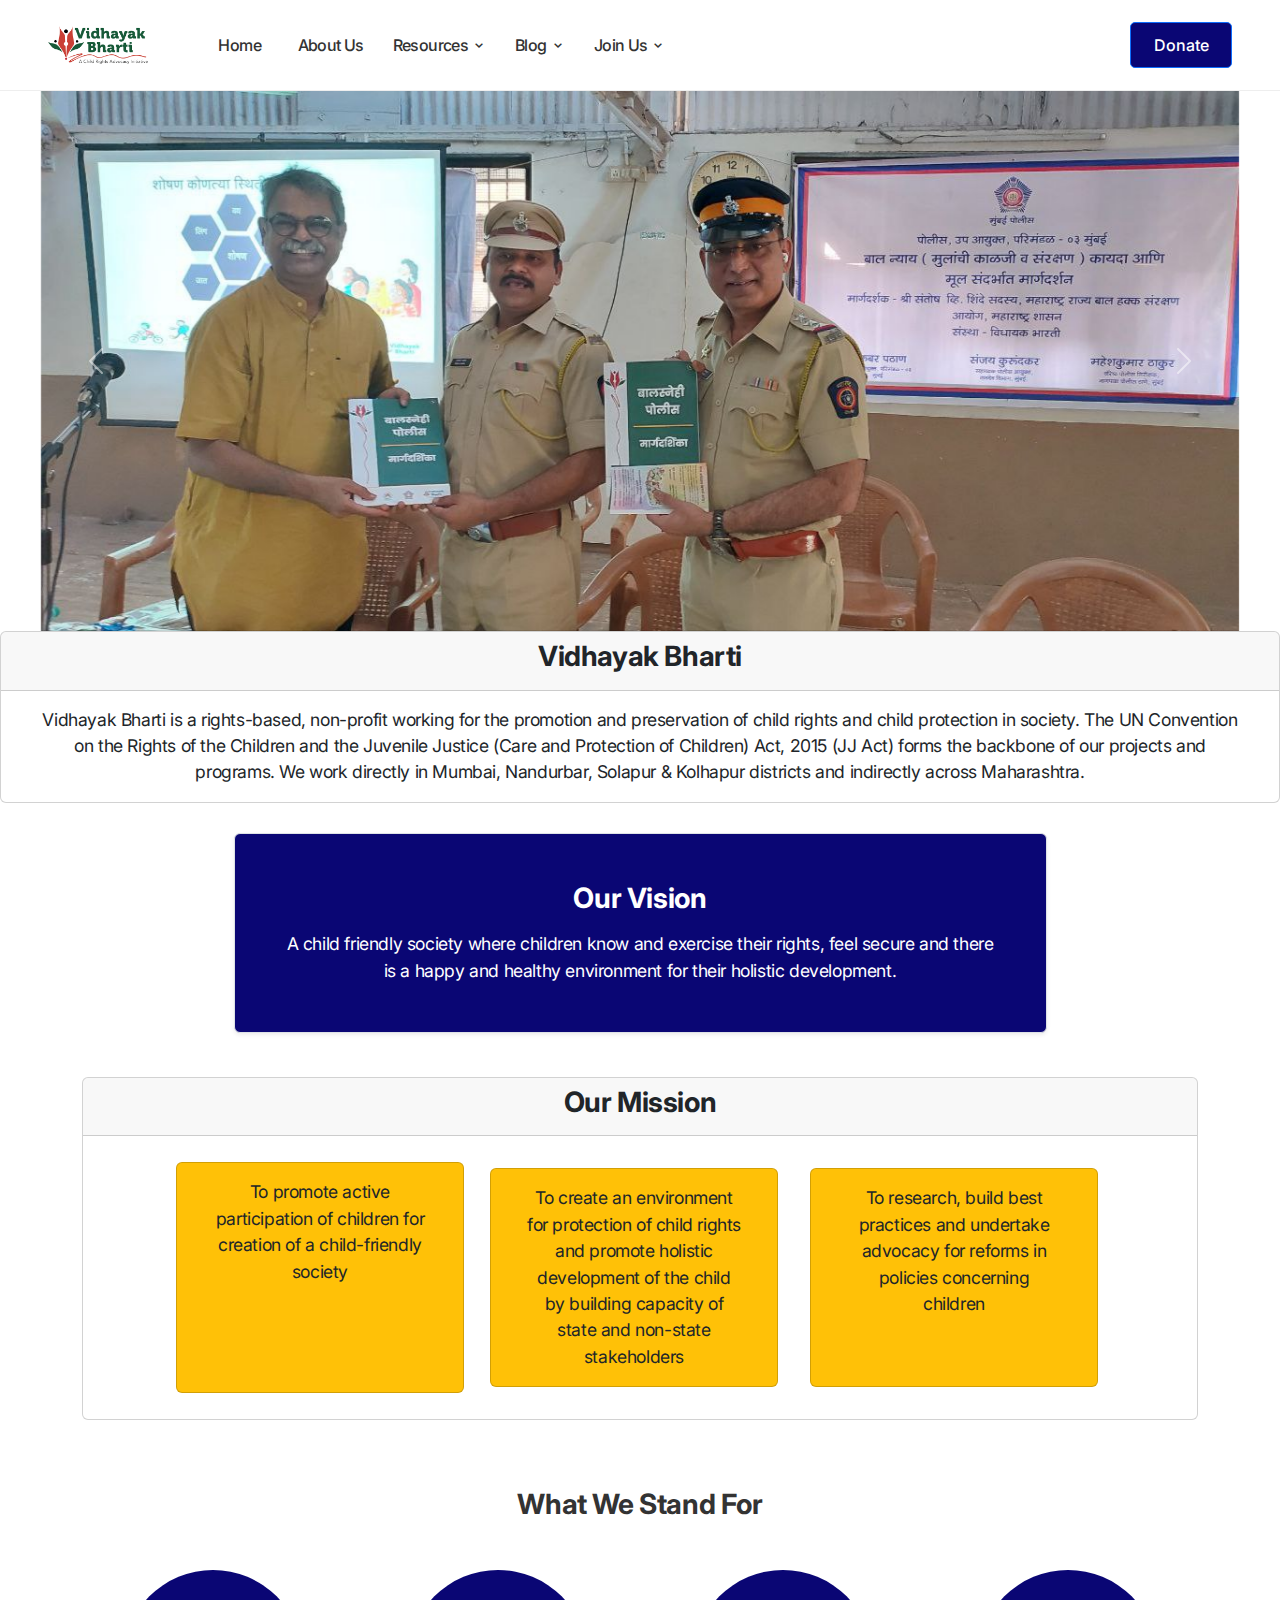
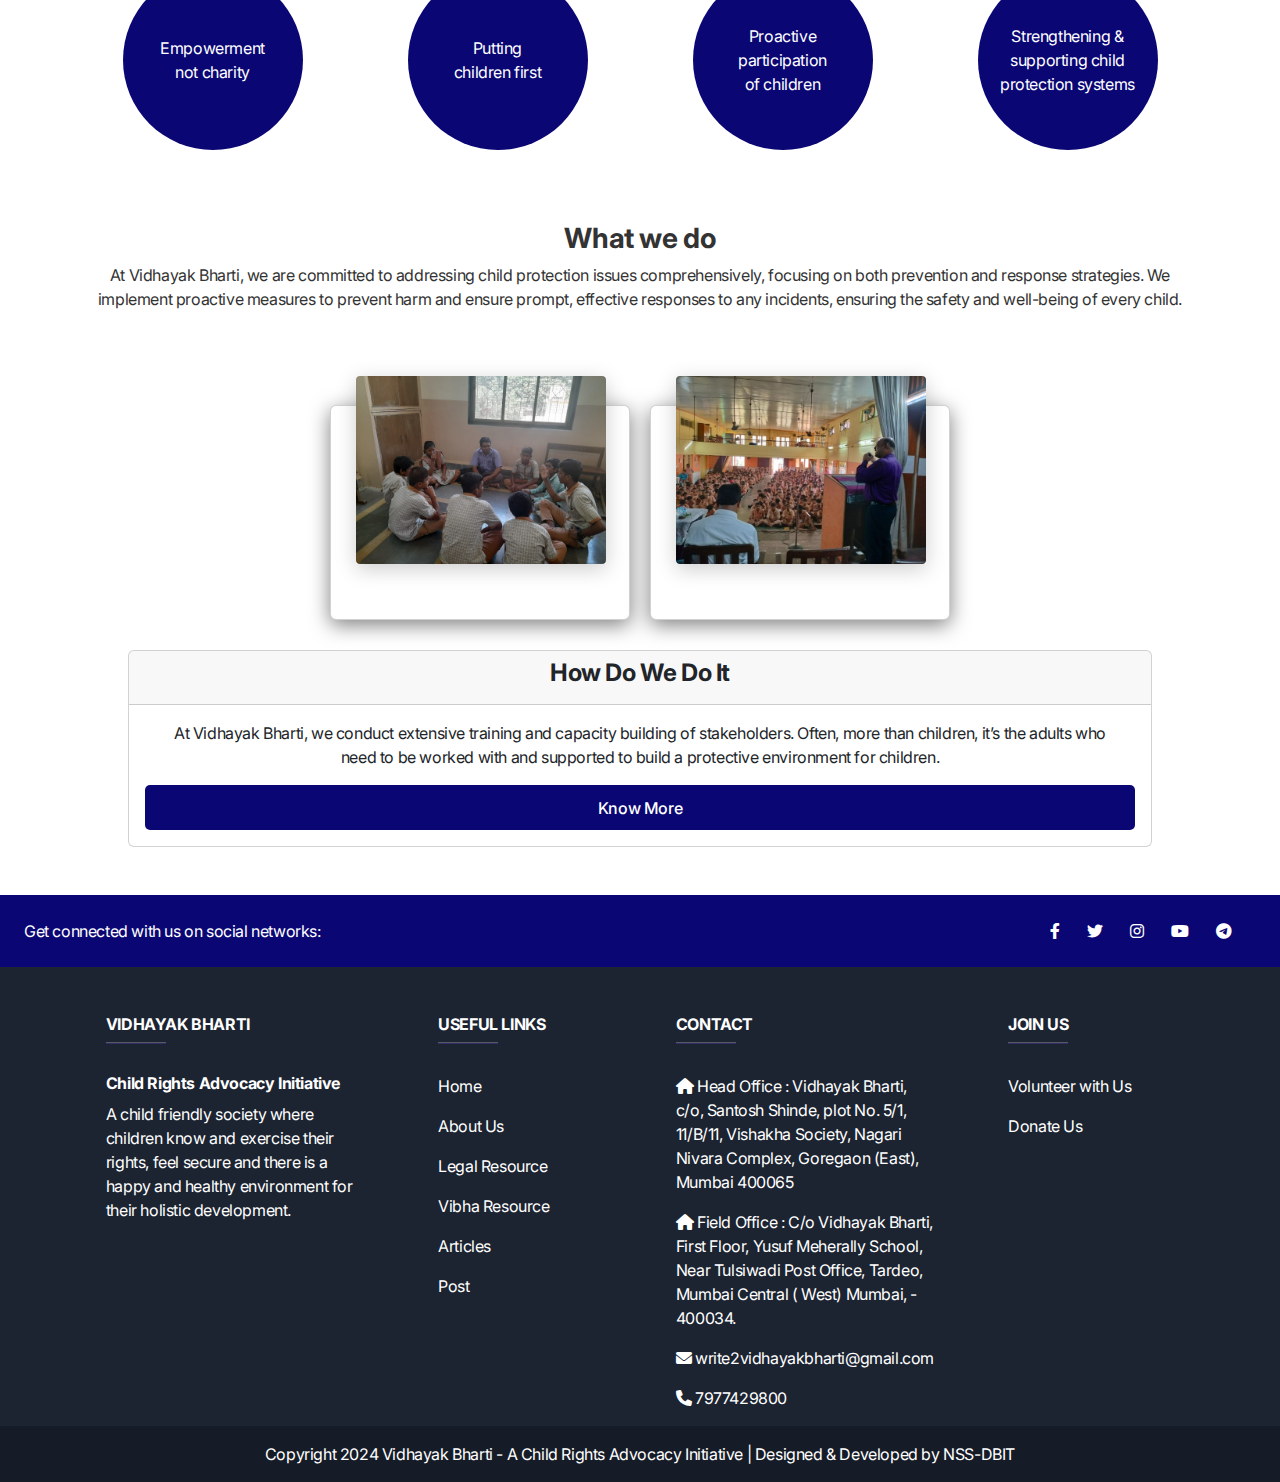
<file: index.html>
<!DOCTYPE html>
<html lang="en">

<head>
    <meta charset="UTF-8">
    <meta name="viewport" content="width=device-width, initial-scale=1.0">
    <title>Home</title>
    <link rel="stylesheet" href="nav.css">
    <link rel="stylesheet" href="index.css">
    <!-- <link rel="stylesheet" href="try.css"> -->
    <link href="https://cdn.jsdelivr.net/npm/bootstrap@5.3.3/dist/css/bootstrap.min.css" rel="stylesheet"
        integrity="sha384-QWTKZyjpPEjISv5WaRU9OFeRpok6YctnYmDr5pNlyT2bRjXh0JMhjY6hW+ALEwIH" crossorigin="anonymous">
    <link href="https://unpkg.com/boxicons@2.1.4/css/boxicons.min.css" rel="stylesheet">
</head>

<body>
    <div id="navbar"></div>

    <!-- carousel -->
    <div id="carouselExampleAutoplaying" class="carousel slide" data-bs-ride="carousel">
        <div class="carousel-inner">
            <div class="carousel-item active">
                <img src="/assets/images/photo_6224283300357322094_y.jpg" class="d-block w-100" alt="...">
            </div>
            <div class="carousel-item">
                <img src="assets/images/photo_6165779725457408263_y.jpg" class="d-block w-100" alt="...">
            </div>
            <div class="carousel-item">
                <img src="assets/images/6125046096708353945.jpg" class="d-block w-100" alt="...">
            </div>
            <div class="carousel-item">
                <img src="assets/images/6258004239649456707.jpg" class="d-block w-100" alt="...">
            </div>
            <div class="carousel-item">
                <img src="/assets/images/photo_6311951872155564878_y.jpg" class="d-block w-100" alt="...">
            </div>
            <div class="carousel-item">
                <img src="assets/images/buh.jpg" class="d-block w-100" alt="...">
            </div>
        </div>
        <button class="carousel-control-prev" type="button" data-bs-target="#carouselExampleAutoplaying"
            data-bs-slide="prev">
            <span class="carousel-control-prev-icon" aria-hidden="true"></span>
            <span class="visually-hidden">Previous</span>
        </button>
        <button class="carousel-control-next" type="button" data-bs-target="#carouselExampleAutoplaying"
            data-bs-slide="next">
            <span class="carousel-control-next-icon" aria-hidden="true"></span>
            <span class="visually-hidden">Next</span>
        </button>
    </div>

    <!-- Intro -->
    <div class="card text-center">
        <div class="card-header">
            <h3><b>Vidhayak Bharti</b></h3>
        </div>
        <div class="card-body">
            <p class="card-text">Vidhayak Bharti is a rights-based, non-profit working for the promotion and
                preservation of child rights and child protection in society. The UN Convention on the Rights of the
                Children and the Juvenile Justice (Care and Protection of Children) Act, 2015 (JJ Act) forms the
                backbone of our projects and programs. We work directly in Mumbai, Nandurbar, Solapur & Kolhapur
                districts and indirectly across Maharashtra. </p>
        </div>
    </div>

    <!-- vision section -->
    <div class="container my-10 d-flex justify-content-center ">
        <div class="row w-75">
            <div class="col-md-12">
                <div class="row g-0 border rounded overflow-hidden flex-md-row mb-4 shadow-sm h-md-250 vision-card">
                    <div
                        class="col p-4 d-flex flex-column position-static align-items-center justify-content-center text-center">
                        <h3 class="mb-3"><b>Our Vision</b></h3>
                        <p class="card-text mb-auto">A child friendly society where children know and exercise their
                            rights, feel secure and there is a happy and healthy environment for their holistic
                            development.</p>
                    </div>
                </div>
            </div>
        </div>
    </div>

    <!-- Mission section -->
    <div class="container mission-section">
        <div class="card mission-card text-center">
            <div class="card-header">
                <h3><b>Our Mission</b></h3>
            </div>
            <div class="card-body">
                <div class="d-flex flex-wrap justify-content-center">
                    <div class="mission-card-item card text-dark bg-warning ">
                        <div class="card-body">
                            <p class="card-text">To promote active participation of children for creation of a
                                child-friendly society</p>
                        </div>
                    </div>
                    <div class="mission-card-item card text-dark bg-warning m-3">
                        <div class="card-body">
                            <p class="card-text">To create an environment for protection of child rights and promote
                                holistic development of the child by building capacity of state and non-state
                                stakeholders</p>
                        </div>
                    </div>
                    <div class="mission-card-item card text-dark bg-warning m-3">
                        <div class="card-body">
                            <p class="card-text">To research, build best practices and undertake advocacy for reforms in
                                policies concerning children</p>
                        </div>
                    </div>
                </div>
            </div>
        </div>
    </div>



    <!-- What we stand for -->
    <div class="container text-center my-5">
        <h3 class="mb-5"><b>What We Stand For</b></h3>
        <div class="row justify-content-center">
            <div class="col-12 col-md-3 mb-4 d-flex justify-content-center">
                <div class="circle rounded-circle bg-circle-1">
                    <p class="mb-0">Empowerment<br>not charity</p>
                </div>
            </div>
            <div class="col-12 col-md-3 mb-4 d-flex justify-content-center">
                <div class="circle rounded-circle bg-circle-2">
                    <p class="mb-0">Putting<br>children first</p>
                </div>
            </div>
            <div class="col-12 col-md-3 mb-4 d-flex justify-content-center">
                <div class="circle rounded-circle bg-circle-3">
                    <p class="mb-0">Proactive<br>participation<br>of children</p>
                </div>
            </div>
            <div class="col-12 col-md-3 mb-4 d-flex justify-content-center">
                <div class="circle rounded-circle bg-circle-4">
                    <p class="mb-0">Strengthening &<br>supporting child<br>protection systems</p>
                </div>
            </div>
        </div>
    </div>

    <!-- What we do? Section -->
    <section class="what-we-do-container container d-flex align-items-center justify-content-center position-relative flex-wrap">
        <div class="text-center mb-5">
            <h3><b>What we do</b></h3>
            <p>At Vidhayak Bharti, we are committed to addressing child protection issues comprehensively, focusing on both prevention and response strategies. We implement proactive measures to prevent harm and ensure prompt, effective responses to any incidents, ensuring the safety and well-being of every child.</p>
        </div>
        
        <div class="card d-flex position-relative flex-column">
            <div class='imgContainer'>
                <img src='assets/images/prevention level.jpg'>
            </div>
            <div class="content">
                <h3><b>Prevention level</b></h3>
                <p>Prevention level work involves awareness, sensitisation with children, their families, schools as well as with system stakeholders like the police, child welfare committees, juvenile justice Boards, ICDS, DCPU</p>
            </div>
        </div>
        <div class="card d-flex position-relative flex-column">
            <div class='imgContainer'>
                <img src='assets/images/response level.jpg'>
            </div>
            <div class="content">
                <h3><b>Response level</b></h3>
                <p>Response level work involves working with stakeholders to resolve that children are facing through technical case support, handholding, mentoring, aiding institutions in setting up systems of response to child protection violations. </p>
            </div>
        </div>
    </section>

    <!-- How Do We Do It -->
    <div class="how-do-we-do-it card text-center">
        <div class="card-header">
            <h3><b>How Do We Do It</b></h3>
        </div>
        <div class="card-body">
            <p class="card-text">At Vidhayak Bharti, we conduct extensive training and capacity building of
                stakeholders. Often, more than children, it’s the adults who need to be worked with and supported to
                build a protective environment for children.</p>
            <a href="work.html" class="btn know-more-btn">Know More</a>
        </div>
    </div>



    <!-- footer -->
    <div id="footer" class="mt-5"></div>



    <script>
        // Function to load the navigation bar
        function loadNavbar() {
            fetch('nav.html')
                .then(response => response.text())
                .then(data => {
                    document.getElementById('navbar').innerHTML = data;
                    attachDropdownEventListeners(); // Attach event listeners after loading the navbar
                })
                .catch(error => console.error('Error loading navbar:', error));
        }

        // Call the function to load the navigation bar
        // loadNavbar();

        // Function to attach event listeners for dropdown functionality
        function attachDropdownEventListeners() {
            const dropdownButtons = document.querySelectorAll('.dropdown-btn');
            let activeDropdown = null;

            dropdownButtons.forEach((button) => {
                button.addEventListener('click', (e) => {
                    const dropdownId = button.getAttribute('data-dropdown');
                    const dropdown = document.getElementById(dropdownId);

                    if (activeDropdown && activeDropdown !== dropdown) {
                        activeDropdown.classList.remove('active');
                    }

                    dropdown.classList.toggle('active');
                    activeDropdown = dropdown.classList.contains('active') ? dropdown : null;
                });
            });

            document.addEventListener('click', (e) => {
                if (!e.target.closest('.dropdown') && !e.target.closest('.dropdown-btn')) {
                    if (activeDropdown) {
                        activeDropdown.classList.remove('active');
                        activeDropdown = null;
                    }
                }
            });

            const hamburger = document.getElementById('hamburger');
            const menu = document.querySelector('.menu');

            hamburger.addEventListener('click', () => {
                const isExpanded = hamburger.getAttribute('aria-expanded') === 'true';
                hamburger.setAttribute('aria-expanded', !isExpanded);
                menu.style.display = isExpanded ? 'none' : 'flex';

                if (isExpanded && activeDropdown) {
                    activeDropdown.classList.remove('active');
                    activeDropdown = null;
                }
            });
        }


        // Function to load the footer
        function loadFooter() {
            fetch('footer.html')
                .then(response => response.text())
                .then(data => {
                    document.getElementById('footer').innerHTML = data;
                })
                .catch(error => console.error('Error loading footer:', error));
        }

        // Call the function to load the footer
        loadNavbar();
        loadFooter();
    </script>
    <script src="https://cdn.jsdelivr.net/npm/bootstrap@5.3.3/dist/js/bootstrap.bundle.min.js"
        integrity="sha384-YvpcrYf0tY3lHB60NNkmXc5s9fDVZLESaAA55NDzOxhy9GkcIdslK1eN7N6jIeHz"
        crossorigin="anonymous"></script>
    <!-- <script src="https://cdn.jsdelivr.net/npm/@popperjs/core@2.9.2/dist/umd/popper.min.js"
        integrity="sha384-IQsoLXl4R0OXo1rQmkHxMCb2zq4TX0j5dxqot1J7N6aB9rJrG8ljLQq7T9UJ0Z65"
        crossorigin="anonymous"></script> -->

</body>

</html>
</file>
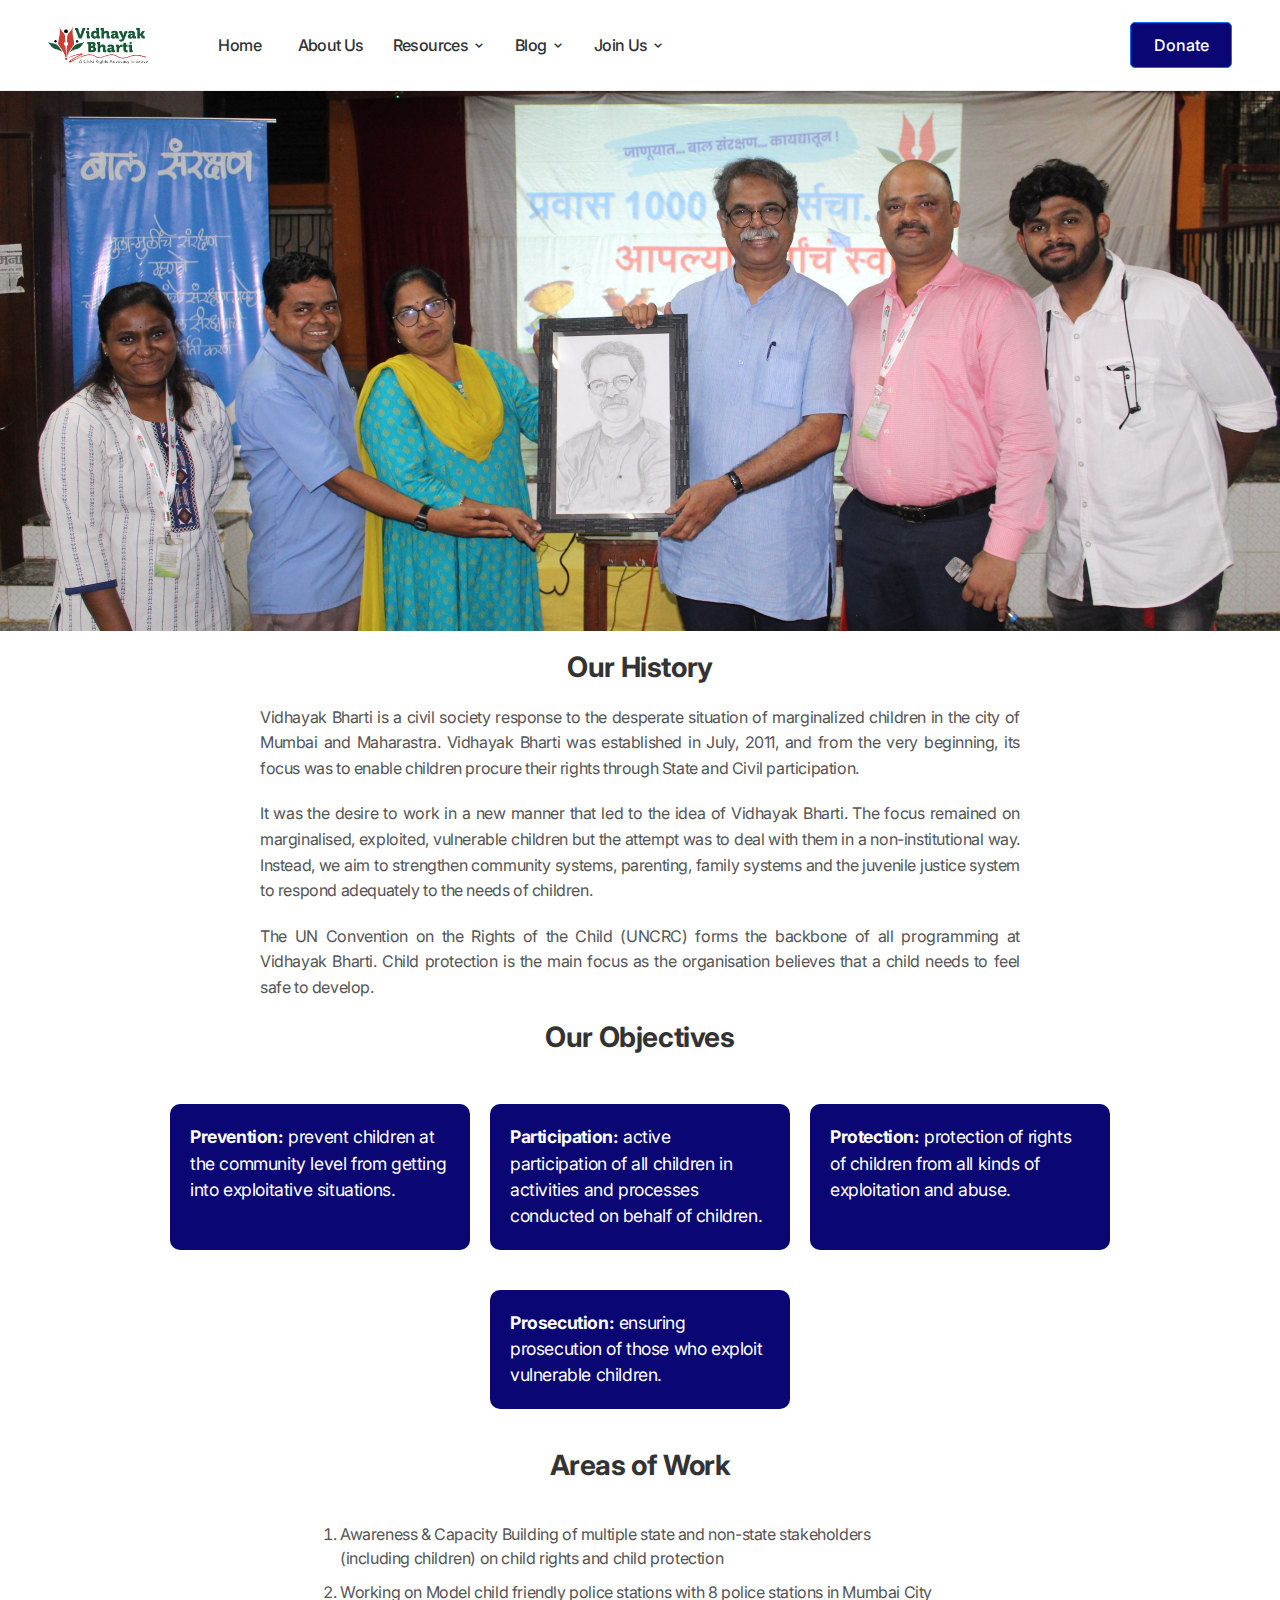
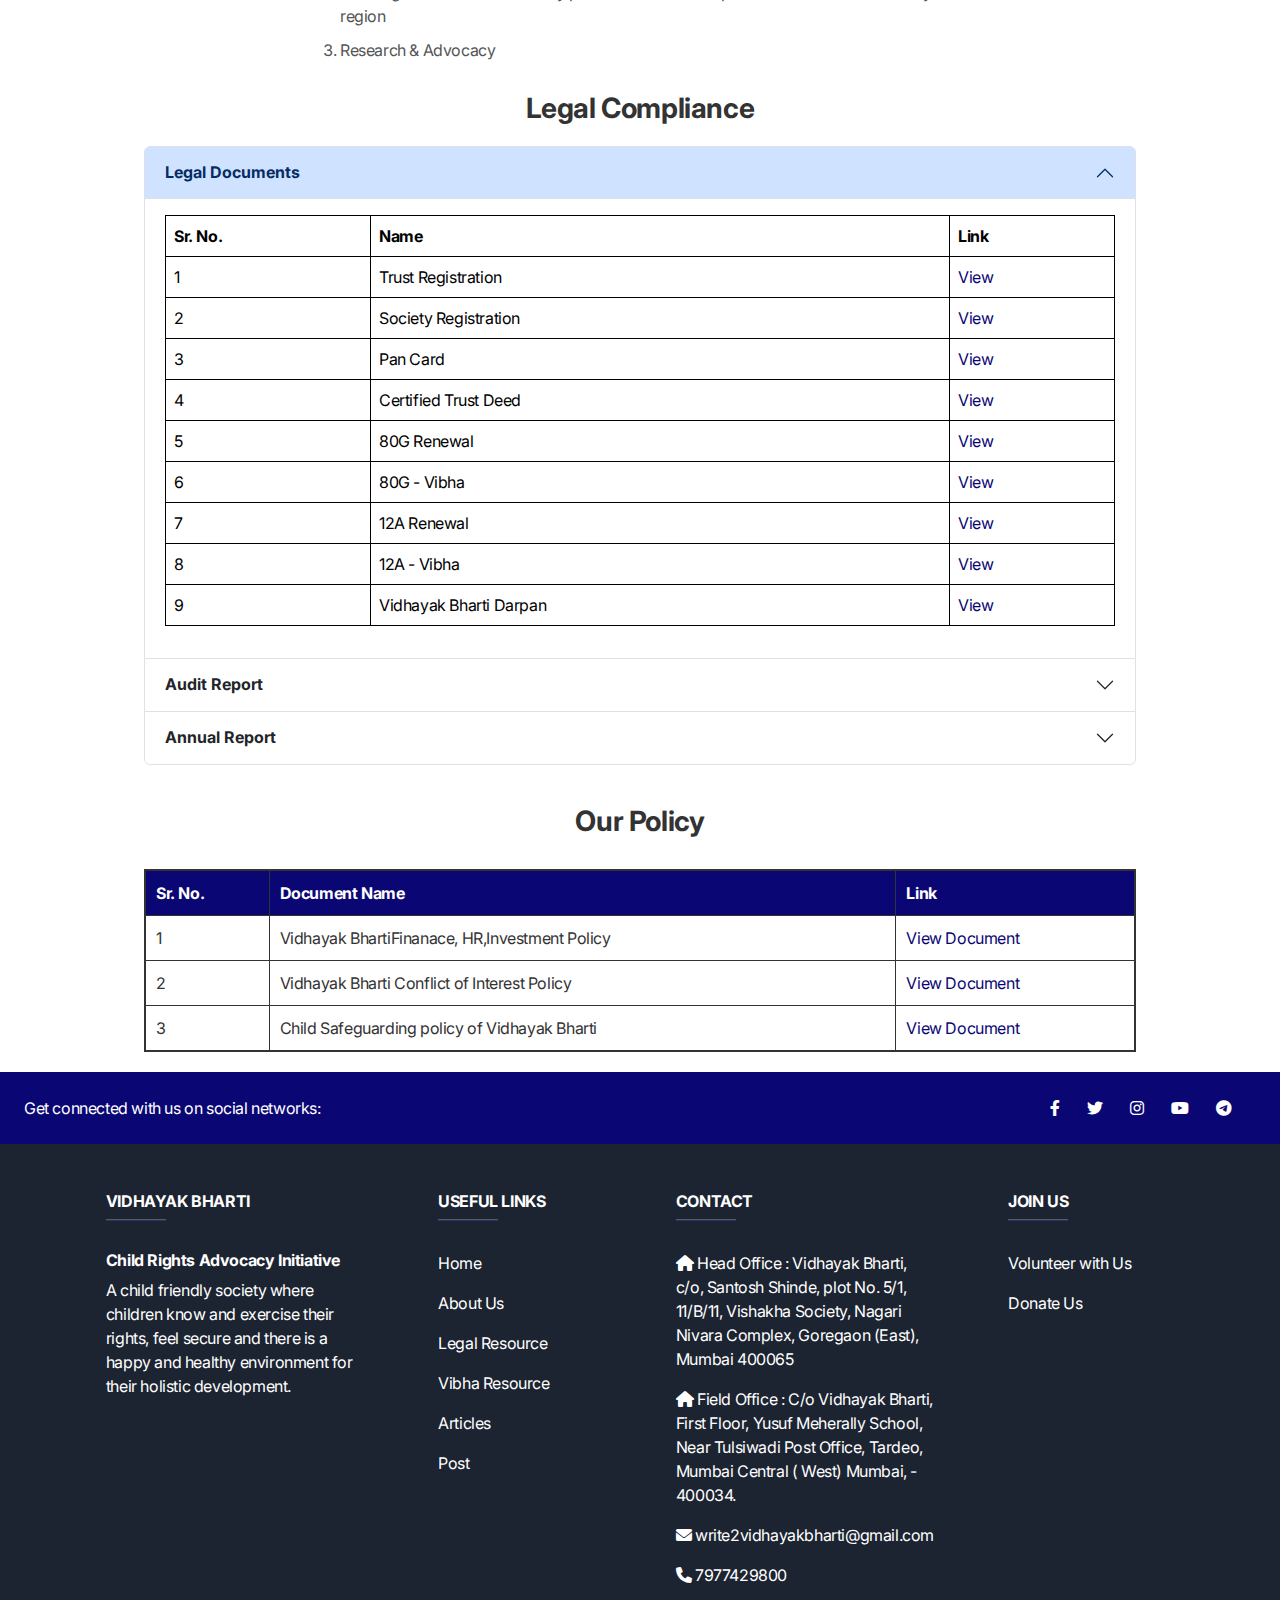
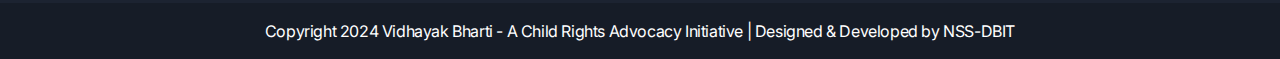
<file: about.html>
<!DOCTYPE html>
<html lang="en">

<head>
    <meta charset="UTF-8">
    <meta name="viewport" content="width=device-width, initial-scale=1.0">
    <title>About Us</title>
    
    <link rel="stylesheet" href="about.css">
    <link href="https://cdn.jsdelivr.net/npm/bootstrap@5.3.3/dist/css/bootstrap.min.css" rel="stylesheet"
        integrity="sha384-QWTKZyjpPEjISv5WaRU9OFeRpok6YctnYmDr5pNlyT2bRjXh0JMhjY6hW+ALEwIH" crossorigin="anonymous">
    <link href="https://unpkg.com/boxicons@2.1.4/css/boxicons.min.css" rel="stylesheet">
</head>

<body>
    <!-- navBar -->
    <div id="navbar"></div>

    <!-- Main content -->
    <img src="assets/images/photo_6314477278565872873_w.jpg" alt="About Us" class="about-img">

    <!-- History section -->
    <div class="history-section">
        <h3><b> Our History</b></h3>
        <p>Vidhayak Bharti is a civil society response to the desperate situation of marginalized children in the city of Mumbai and Maharastra. Vidhayak Bharti was established in July, 2011, and from the very beginning, its focus was to enable children procure their rights through State and Civil participation.</p>
        <p>It was the desire to work in a new manner that led to the idea of Vidhayak Bharti. The focus remained on marginalised, exploited, vulnerable children but the attempt was to deal with them in a non-institutional way. Instead, we aim to strengthen community systems, parenting, family systems and the juvenile justice system to respond adequately to the needs of children.</p>
        <p>The UN Convention on the Rights of the Child (UNCRC) forms the backbone of all programming at Vidhayak Bharti. Child protection is the main focus as the organisation believes that a child needs to feel safe to develop.</p>
        <h3><b>Our Objectives</b></h3>
    </div>

    <!-- Objectives -->
    <div class="objectives-section">
        <div class="objective-box bottle-green">
            <strong>Prevention:</strong> prevent children at the community level from getting into exploitative situations.
        </div>
        <div class="objective-box bottle-green">
            <strong>Participation:</strong> active participation of all children in activities and processes conducted on behalf of children.
        </div>
        <div class="objective-box bottle-green">
            <strong>Protection:</strong> protection of rights of children from all kinds of exploitation and abuse.
        </div>
        <div class="objective-box bottle-green">
            <strong>Prosecution:</strong> ensuring prosecution of those who exploit vulnerable children.
        </div>
    </div>

    
<!-- Areas of Work -->
<div class="areas-of-work-section">
    <h3><b>Areas of Work</b></h3>
    <ul class="areas-of-work-list">
        <li>Awareness & Capacity Building of multiple state and non-state stakeholders (including children) on child rights and child protection</li>
        <li>Working on Model child friendly police stations with 8 police stations in Mumbai City region</li>
        <li>Research & Advocacy</li>
    </ul>
</div>

    
    


    <!-- Legal Compliance -->
    <div class="legal-compliance-section">
        <h3><b>Legal Compliance</b></h3>
        <div class="accordion" id="accordionExample">
            <div class="accordion-item">
                <h2 class="accordion-header">
                    <button class="accordion-button" type="button" data-bs-toggle="collapse" data-bs-target="#collapseOne" aria-expanded="true" aria-controls="collapseOne">
                        <b>Legal Documents</b>
                    </button>
                </h2>
                <div id="collapseOne" class="accordion-collapse collapse show" data-bs-parent="#accordionExample">
                    <div class="accordion-body">
                        <table class="table">
                            <thead>
                                <tr>
                                    <th scope="col">Sr. No.</th>
                                    <th scope="col">Name</th>
                                    <th scope="col">Link</th>
                                </tr>
                            </thead>
                            <tbody>
                                <tr>
                                    <td>1</td>
                                    <td>Trust Registration</td>
                                    <td><a href="https://drive.google.com/file/d/13UsnfdFEi7ir_BipKmonRL0CANPIdg-4/view?usp=sharing" target="_blank">View</a></td>
                                </tr>
                                <tr>
                                    <td>2</td>
                                    <td>Society Registration</td>
                                    <td><a href="https://drive.google.com/file/d/1oLcK3etASrYgtuwlviUyow0KweUujtgc/view?usp=sharing" target="_blank">View</a></td>
                                </tr>
                                <tr>
                                    <td>3</td>
                                    <td>Pan Card</td>
                                    <td><a href="https://drive.google.com/file/d/1nxM4IdoISSbaixSh9aFkdOJfp3yf6tRH/view?usp=sharing" target="_blank">View</a></td>
                                </tr>
                                <tr>
                                    <td>4</td>
                                    <td>Certified Trust Deed</td>
                                    <td><a href="https://drive.google.com/file/d/1YCq1gq82fAJtVJqNj4hy3ysGIk6I0t6P/view?usp=drive_link" target="_blank">View</a></td>
                                </tr>
                                <tr>
                                    <td>5</td>
                                    <td>80G Renewal</td>
                                    <td><a href="https://drive.google.com/file/d/1p2s0lDjwv9C5-2tJh5-THLNc4WMxrxSe/view?usp=drive_link" target="_blank">View</a></td>
                                </tr>
                                <tr>
                                    <td>6</td>
                                    <td>80G - Vibha</td>
                                    <td><a href="https://drive.google.com/file/d/1ypInEdgzmG-4rrC06NE_Thtvs1BdR1_w/view?usp=drive_link" target="_blank">View</a></td>
                                </tr>
                                <tr>
                                    <td>7</td>
                                    <td>12A Renewal</td>
                                    <td><a href="https://drive.google.com/file/d/1fc8sJPGWSzFVj-l04fxJSarSXZ_pfJeP/view?usp=drive_link" target="_blank">View</a></td>
                                </tr>
                                <tr>
                                    <td>8</td>
                                    <td>12A - Vibha</td>
                                    <td><a href="https://drive.google.com/file/d/1QTFSHuxWnETjR82toTIvkrzzBkQpLL6t/view?usp=drive_link" target="_blank">View</a></td>
                                </tr>
                                <tr>
                                    <td>9</td>
                                    <td>Vidhayak Bharti Darpan</td>
                                    <td><a href="https://drive.google.com/file/d/1fDZrYwnHjzKmZrpdeRanICLMrNzCX6zC/view?usp=drive_link" target="_blank">View</a></td>
                                </tr>
                            </tbody>
                        </table>
                    </div>
                </div>
            </div>
            <div class="accordion-item">
                <h2 class="accordion-header">
                    <button class="accordion-button collapsed" type="button" data-bs-toggle="collapse" data-bs-target="#collapseTwo" aria-expanded="false" aria-controls="collapseTwo">
                        <b>Audit Report</b>
                    </button>
                </h2>
                <div id="collapseTwo" class="accordion-collapse collapse" data-bs-parent="#accordionExample">
                    <div class="accordion-body">
                        <table class="table">
                            <thead>
                                <tr>
                                    <th scope="col">Sr. No.</th>
                                    <th scope="col">Name</th>
                                    <th scope="col">Link</th>
                                </tr>
                            </thead>
                            <tbody>
                                <tr>
                                    <td>1</td>
                                    <td>Audit Report FY 2022-2023</td>
                                    <td><a href="https://drive.google.com/file/d/1tKGuSh6CqeUa3QNZZZvoQPM3W3TQwCO_/view?usp=drive_link" target="_blank">View</a></td>
                                </tr>
                                <tr>
                                    <td>2</td>
                                    <td>Audit Report FY 2021-2022</td>
                                    <td><a href="https://drive.google.com/file/d/16MVN-XU6P2mcU-o3-TZARVH-RVmSYACA/view?usp=drive_link" target="_blank">View</a></td>
                                </tr>
                                <tr>
                                    <td>3</td>
                                    <td>Audit Report FY 2020-2021</td>
                                    <td><a href="https://drive.google.com/file/d/1KQxqBXzgH3h3fvqX4h-UBCP7pyNoLiSd/view?usp=drive_link" target="_blank">View</a></td>
                                </tr>
                                <tr>
                                    <td>4</td>
                                    <td>Audit Report FY 2019-2020</td>
                                    <td><a href="https://drive.google.com/file/d/1cOQCEkHhrcsVI1hISs1699L3qhSKvfOV/view?usp=drive_link" target="_blank">View</a></td>
                                </tr>
                                <tr>
                                    <td>5</td>
                                    <td>Audit Report FY 2018-2019</td>
                                    <td><a href="https://drive.google.com/file/d/11krp88yYMgDjZpfH399LlXIyep337M8W/view?usp=drive_link" target="_blank">View</a></td>
                                </tr>
                                <tr>
                                    <td>6</td>
                                    <td>Audit Report FY 2017-2018</td>
                                    <td><a href="https://drive.google.com/file/d/1Nz42AxguAAlvLhS1xzHBhCMkYNVgcrXr/view?usp=drive_link" target="_blank">View</a></td>
                                </tr>
                                <tr>
                                    <td>7</td>
                                    <td>Audit Report FY 2016-2017</td>
                                    <td><a href="https://drive.google.com/file/d/1fxdgIR6d3Q8iUzlVCqVY0A_O4e9psr5t/view?usp=drive_link" target="_blank">View</a></td>
                                </tr>
                                <tr>
                                    <td>8</td>
                                    <td>Audit Report FY 2015-2016</td>
                                    <td><a href="https://drive.google.com/file/d/1AZQGCycYHvI2Wi7J6VcP4bUqBi_lTAqq/view?usp=drive_link" target="_blank">View</a></td>
                                </tr>
                                <tr>
                                    <td>9</td>
                                    <td>Audit Report FY 2014-2015</td>
                                    <td><a href="https://drive.google.com/file/d/1eJV_3B7mZK5UfgfttElWhICV4cPYeeSm/view?usp=drive_link" target="_blank">View</a></td>
                                </tr>
                                <tr>
                                    <td>10</td>
                                    <td>Audit Report FY 2013-2014</td>
                                    <td><a href="https://drive.google.com/file/d/1wT1iknAH_yJ_CYyhRjJ-Wn_HKWpvnvaf/view?usp=drive_link" target="_blank">View</a></td>
                                </tr>
                                <tr>
                                    <td>11</td>
                                    <td>Audit Report FY 2012-2013</td>
                                    <td><a href="https://drive.google.com/file/d/1qzkfnB0jPewWI2-bAcoYgBCbsZXsW2jD/view?usp=drive_link" target="_blank">View</a></td>
                                </tr>
                                <tr>
                                    <td>12</td>
                                    <td>Audit Report FY 2011-2012</td>
                                    <td><a href="https://drive.google.com/file/d/1X4Rpkd9m1wMcicHFnLu9ei-rckTFmQfW/view?usp=drive_link" target="_blank">View</a></td>
                                </tr>
                                

                            </tbody>
                        </table>
                    </div>
                </div>
            </div>
            <div class="accordion-item">
                <h2 class="accordion-header">
                    <button class="accordion-button collapsed" type="button" data-bs-toggle="collapse" data-bs-target="#collapseThree" aria-expanded="false" aria-controls="collapseThree">
                        <b>Annual Report</b>
                    </button>
                </h2>
                <div id="collapseThree" class="accordion-collapse collapse" data-bs-parent="#accordionExample">
                    <div class="accordion-body">
                        <table class="table">
                            <thead>
                                <tr>
                                    <th scope="col">Sr. No.</th>
                                    <th scope="col">Name</th>
                                    <th scope="col">Link</th>
                                </tr>
                            </thead>
                            <tbody>
                                <tr>
                                    <td>1</td>
                                    <td>Annual Report 2021-2022_Vidhayak Bharti</td>
                                    <td><a href="https://drive.google.com/file/d/1dcKIiPit41ZvalGea_WKG9xR98smRVa2/view?usp=drive_link" target="_blank">View</a></td>
                                </tr>
                                <tr>
                                    <td>2</td>
                                    <td>Annual Report 2020-2021_Vidhayak Bharti</td>
                                    <td><a href="https://drive.google.com/file/d/1xuQXH8gO3nRDpTAWPbcAjWbbEbnJfx1j/view?usp=sharing" target="_blank">View</a></td>
                                </tr>
                                <tr>
                                    <td>3</td>
                                    <td>Annual Report 2019-2020_Vidhayak Bharti</td>
                                    <td><a href="https://drive.google.com/file/d/1UnAVA4uSclytfGKJefNw1RgPAZ0X8MuX/view?usp=sharing" target="_blank">View</a></td>
                                </tr>
                                <tr>
                                    <td>4</td>
                                    <td>Annual Report 2018-2019_Vidhayak Bharti</td>
                                    <td><a href="https://drive.google.com/file/d/1q84OHhvkF_Zx3sRcjBc13scqsb3jhXAu/view?usp=drive_link" target="_blank">View</a></td>
                                </tr>
                                <tr>
                                    <td>5</td>
                                    <td>Annual Report 2017-2018_Vidhayak Bharti</td>
                                    <td><a href="https://drive.google.com/file/d/1ZXeVXxnWN5wFqUUTx6vtQj0_MBzBeQR0/view?usp=drive_link" target="_blank">View</a></td>
                                </tr>
                            </tbody>
                        </table>
                    </div>
                </div>
            </div>
        </div>
    </div>


    <!-- Our Policy Section -->
<div class="our-policy-section">
    <h3><b>Our Policy</b></h3>
    <table class="policy-table">
        <thead>
            <tr>
                <th>Sr. No.</th>
                <th>Document Name</th>
                <th>Link</th>
            </tr>
        </thead>
        <tbody>
            <tr>
                <td>1</td>
                <td>Vidhayak BhartiFinanace, HR,Investment Policy</td>
                <td><a href="https://drive.google.com/file/d/1adoTAdBb3uiuY_I2qz0nvRpvIzMAIZdr/view?usp=sharing" target="_blank">View Document</a></td>
            </tr>
            <tr>
                <td>2</td>
                <td>Vidhayak Bharti Conflict of Interest Policy</td>
                <td><a href="https://drive.google.com/file/d/1Z1MjZKRBcwOctnyIFM3qw9bD3MwOwaap/view?usp=sharing" target="_blank">View Document</a></td>
            </tr>
            <tr>
                <td>3</td>
                <td>Child Safeguarding policy of Vidhayak Bharti</td>
                <td><a href="https://drive.google.com/file/d/1IHfAQ11v63ZGhDJxIgUaObWtCNKgAnuy/view?usp=drive_link" target="_blank">View Document</a></td>
            </tr>
        </tbody>
    </table>
</div>


    <!-- footer -->
    <div id="footer"></div>

    <script>
        // Function to load the navigation bar
        function loadNavbar() {
            fetch('nav.html')
                .then(response => response.text())
                .then(data => {
                    document.getElementById('navbar').innerHTML = data;
                    attachDropdownEventListeners(); // Attach event listeners after loading the navbar
                })
                .catch(error => console.error('Error loading navbar:', error));
        }

        // Call the function to load the navigation bar
        // loadNavbar();

        // Function to attach event listeners for dropdown functionality
        function attachDropdownEventListeners() {
            const dropdownButtons = document.querySelectorAll('.dropdown-btn');
            let activeDropdown = null;

            dropdownButtons.forEach((button) => {
                button.addEventListener('click', (e) => {
                    const dropdownId = button.getAttribute('data-dropdown');
                    const dropdown = document.getElementById(dropdownId);

                    if (activeDropdown && activeDropdown !== dropdown) {
                        activeDropdown.classList.remove('active');
                    }

                    dropdown.classList.toggle('active');
                    activeDropdown = dropdown.classList.contains('active') ? dropdown : null;
                });
            });

            document.addEventListener('click', (e) => {
                if (!e.target.closest('.dropdown') && !e.target.closest('.dropdown-btn')) {
                    if (activeDropdown) {
                        activeDropdown.classList.remove('active');
                        activeDropdown = null;
                    }
                }
            });

            const hamburger = document.getElementById('hamburger');
            const menu = document.querySelector('.menu');

            hamburger.addEventListener('click', () => {
                const isExpanded = hamburger.getAttribute('aria-expanded') === 'true';
                hamburger.setAttribute('aria-expanded', !isExpanded);
                menu.style.display = isExpanded ? 'none' : 'flex';

                if (isExpanded && activeDropdown) {
                    activeDropdown.classList.remove('active');
                    activeDropdown = null;
                }
            });
        }

        // Function to load the footer
        function loadFooter() {
            fetch('footer.html')
                .then(response => response.text())
                .then(data => {
                    document.getElementById('footer').innerHTML = data;
                })
                .catch(error => console.error('Error loading footer:', error));
        }

        // Call the function to load the footer
        loadNavbar();
        loadFooter();
    </script>

    <script src="https://cdn.jsdelivr.net/npm/bootstrap@5.3.3/dist/js/bootstrap.bundle.min.js" integrity="sha384-YvpcrYf0tY3lHB60NNkmXc5s9fDVZLESaAA55NDzOxhy9GkcIdslK1eN7N6jIeHz" crossorigin="anonymous"></script>
</body>

</html>
</file>
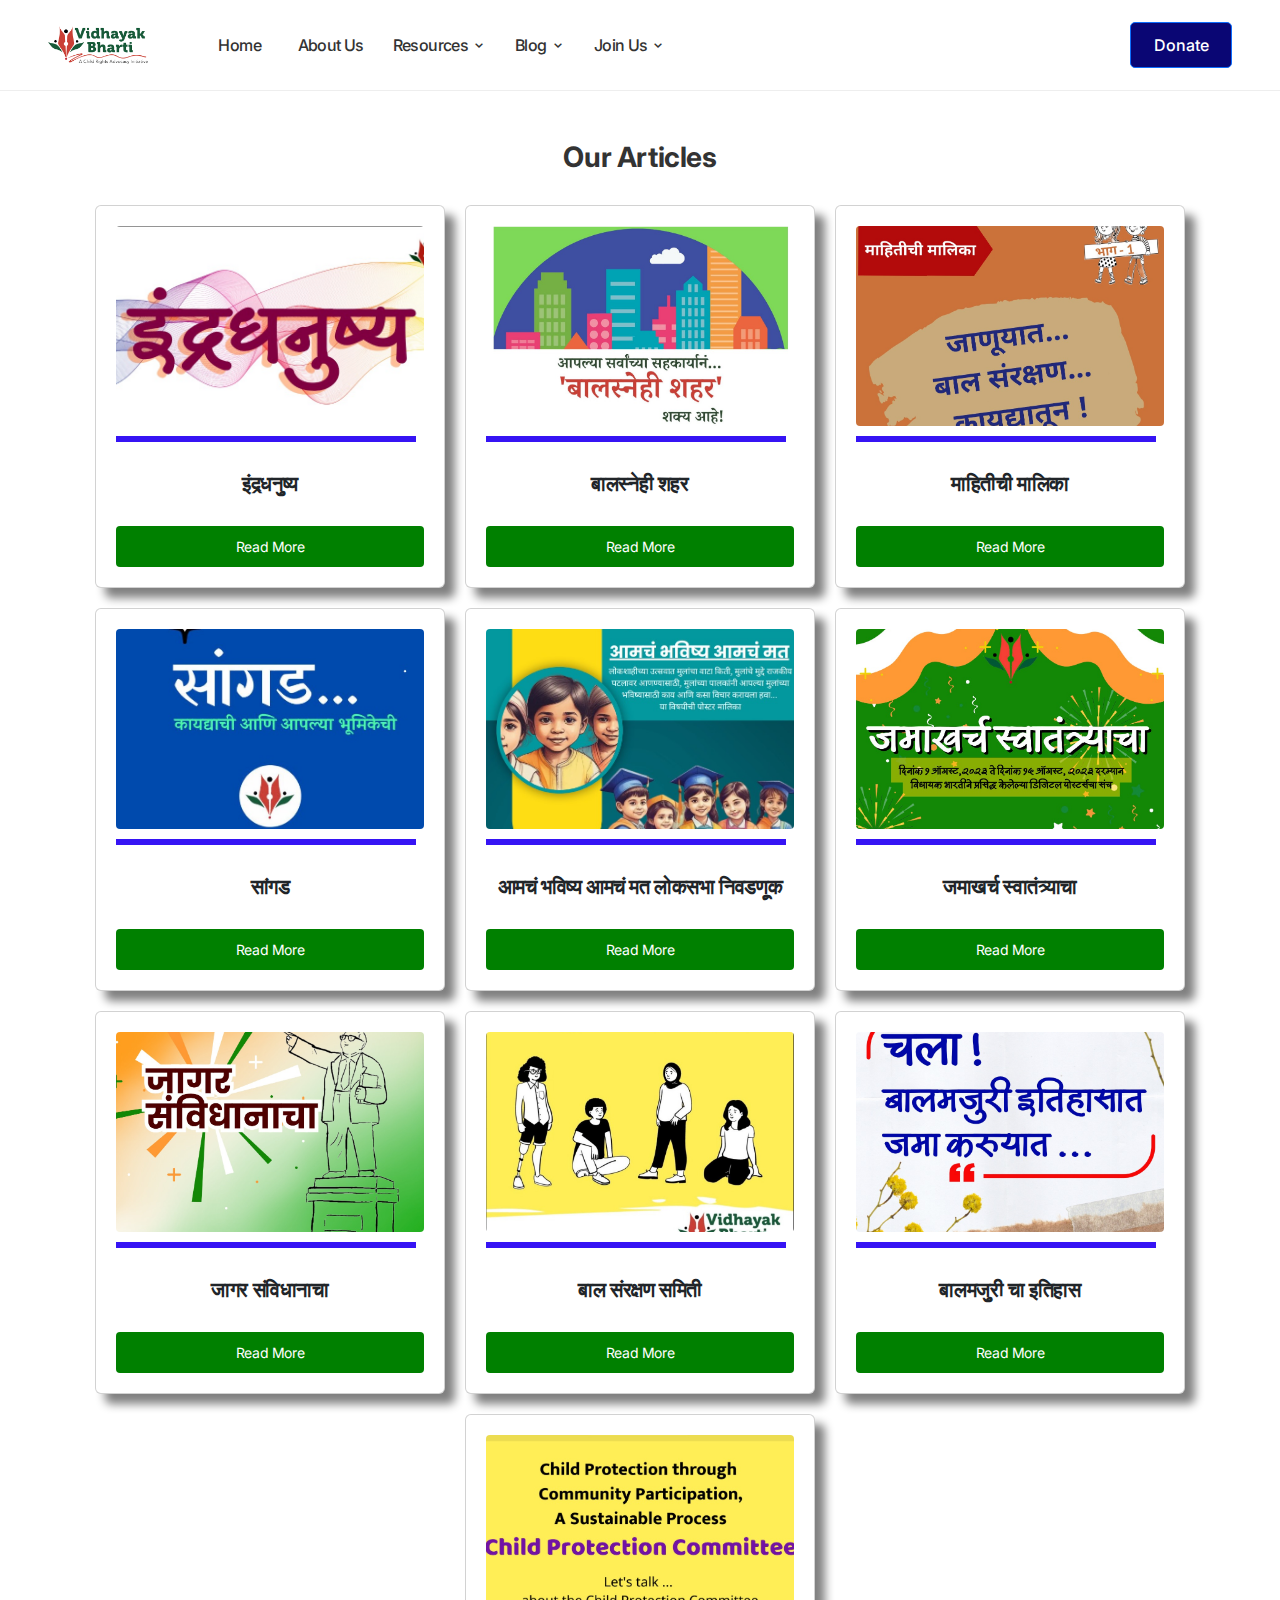
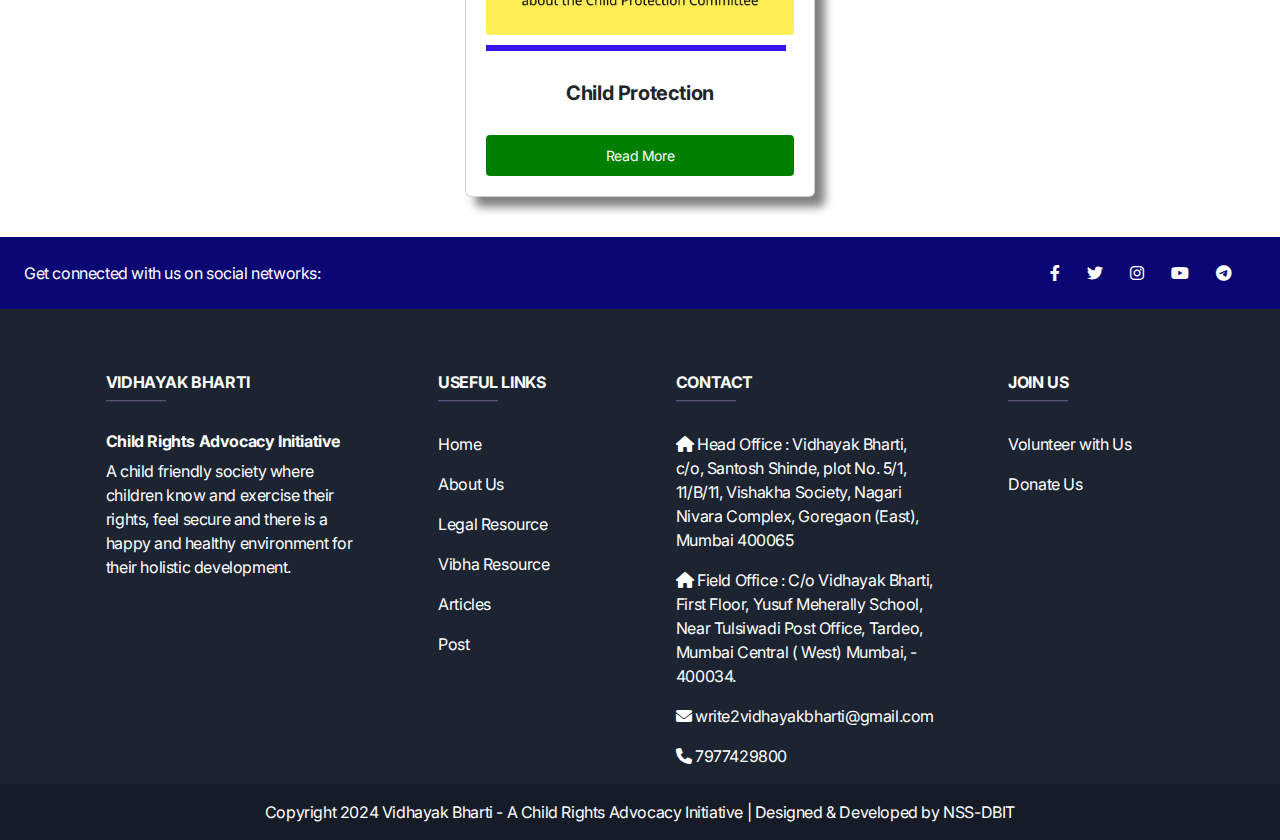
<file: Articles.html>
<!DOCTYPE html>
<html lang="en">

<head>
    <meta charset="UTF-8">
    <meta name="viewport" content="width=device-width, initial-scale=1.0">
    <title>Articles</title>

    <link rel="stylesheet" href="Articles.css">
    <link href="https://cdn.jsdelivr.net/npm/bootstrap@5.3.3/dist/css/bootstrap.min.css" rel="stylesheet"
        integrity="sha384-QWTKZyjpPEjISv5WaRU9OFeRpok6YctnYmDr5pNlyT2bRjXh0JMhjY6hW+ALEwIH" crossorigin="anonymous">
    <link href="https://unpkg.com/boxicons@2.1.4/css/boxicons.min.css" rel="stylesheet">
</head>

<body>
    <!-- navBar -->
    <div id="navbar"></div>

    <div class="container">
        <div class="main">
            <div class="intro">
                <h3><b>Our Articles</b></h3>
                
                <div class="bigbox">
                    <div class="card">
                        <img class="card-image" src="images/images/rainbow.jpg" alt="">
                        <div class="skill"></div>
                        <h2 class="card-title">इंद्रधनुष्य </h2>
                        <a href="https://drive.google.com/drive/folders/1ex3ky3Oi1jwPws5aqn9jwgkA0C-t9idD"
                            class="card-button" target="_blank" >Read More</a>
                    </div>
                    <div class="card">
                        <img class="card-image" src="images/images/child city.jpg" alt="">
                        <div class="skill "></div>
                        <h2 class="card-title">बालस्नेही शहर</h2>
                        <a href="https://drive.google.com/drive/folders/1Mdo64m8o_KpWdRaYN76WD-_WNpYn9uBF"
                            class="card-button" target="_blank">Read More</a>
                    </div>
                    <div class="card">
                        <img class="card-image" src="images/images/infoseries.jpg" alt="">
                        <div class="skill "></div>
                        <h2 class="card-title">माहितीची मालिका</h2>
                        <a href="https://drive.google.com/drive/folders/1KnqbjRZaIUTx-gFDVXhFlZOVU0159Ihp"
                            class="card-button" target="_blank">Read More</a>
                    </div>
                </div>
                <div class="bigbox">
                    <div class="card">
                        <img class="card-image" src="images/images/sangad.jpg" alt="">
                        <div class="skill"></div>
                        <h2 class="card-title">सांगड</h2>
                        <a href="https://drive.google.com/file/d/1xpIqXgAtIDu55GDh0tGabX3dHy4LRcfy/view?usp=drive_link"
                            class="card-button" target="_blank" >Read More</a>
                    </div>
                    <div class="card">
                        <img class="card-image" src="images/images/future rights.jpg" alt="">
                        <div class="skill "></div>
                        <h2 class="card-title">आमचं भविष्य आमचं मत लोकसभा निवडणूक</h2>
                        <a href="https://drive.google.com/file/d/1bExfOcPUcSJCrloEP245uKgnYkF9curb/view?usp=drive_link"
                            class="card-button" target="_blank" >Read More</a>
                    </div>
                    <div class="card">
                        <img class="card-image" src="images/images/calculations.jpg" alt="">
                        <div class="skill "></div>
                        <h2 class="card-title">जमाखर्च स्वातंत्र्याचा</h2>
                        <a href="https://drive.google.com/file/d/1ISNfi7MaX2ALLARApKnBr9FcvU96O1tV/view?usp=drive_link"
                            class="card-button" target="_blank" >Read More</a>
                    </div>
                    <div class="card">
                        <img class="card-image" src="images/images/independance.jpg" alt="">
                        <div class="skill"></div>
                        <h2 class="card-title">जागर संविधानाचा</h2>
                        <a href="https://drive.google.com/file/d/1ESEO_bvzfHAXaBnXHCdaTLzwIJdfGwRq/view?usp=drive_link"
                            class="card-button" target="_blank" >Read More</a>
                    </div>
                    <div class="card">
                        <img class="card-image" src="images/images/childrights.jpg" alt="">
                        <div class="skill"></div>
                        <h2 class="card-title">बाल संरक्षण समिती</h2>
                        <a href="https://drive.google.com/file/d/1rARxAgVX6iHU4GOIasAFBHEoAaWMIXli/view?usp=drive_link"
                            class="card-button" target="_blank">Read More</a>
                    </div>
                    <div class="card">
                        <img class="card-image" src="images/images/childlabour.jpg" alt="">
                        <div class="skill"></div>
                        <h2 class="card-title">बालमजुरी चा इतिहास</h2>
                        <a href="https://drive.google.com/file/d/1sCcSSbNk0HJczox34b04fGXRr7XoJfnq/view?usp=drive_link"
                            class="card-button" target="_blank">Read More</a>
                    </div>
                    <div class="card">
                        <img class="card-image" src="images/images/child protection.jpg" alt="">
                        <div class="skill"></div>
                        <h2 class="card-title">Child Protection</h2>
                        <a href="https://drive.google.com/file/d/1sCcSSbNk0HJczox34b04fGXRr7XoJfnq/view?usp=drive_link"
                            class="card-button" target="_blank">Read More</a>
                    </div>
                </div>
            </div>
        </div>
    </div>




    <!-- footer -->
    <div id="footer"></div>

    <script>
        // Function to load the navigation bar
        function loadNavbar() {
            fetch('nav.html')
                .then(response => response.text())
                .then(data => {
                    document.getElementById('navbar').innerHTML = data;
                    attachDropdownEventListeners(); // Attach event listeners after loading the navbar
                })
                .catch(error => console.error('Error loading navbar:', error));
        }

        // Call the function to load the navigation bar
        // loadNavbar();

        // Function to attach event listeners for dropdown functionality
        function attachDropdownEventListeners() {
            const dropdownButtons = document.querySelectorAll('.dropdown-btn');
            let activeDropdown = null;

            dropdownButtons.forEach((button) => {
                button.addEventListener('click', (e) => {
                    const dropdownId = button.getAttribute('data-dropdown');
                    const dropdown = document.getElementById(dropdownId);

                    if (activeDropdown && activeDropdown !== dropdown) {
                        activeDropdown.classList.remove('active');
                    }

                    dropdown.classList.toggle('active');
                    activeDropdown = dropdown.classList.contains('active') ? dropdown : null;
                });
            });

            document.addEventListener('click', (e) => {
                if (!e.target.closest('.dropdown') && !e.target.closest('.dropdown-btn')) {
                    if (activeDropdown) {
                        activeDropdown.classList.remove('active');
                        activeDropdown = null;
                    }
                }
            });

            const hamburger = document.getElementById('hamburger');
            const menu = document.querySelector('.menu');

            hamburger.addEventListener('click', () => {
                const isExpanded = hamburger.getAttribute('aria-expanded') === 'true';
                hamburger.setAttribute('aria-expanded', !isExpanded);
                menu.style.display = isExpanded ? 'none' : 'flex';

                if (isExpanded && activeDropdown) {
                    activeDropdown.classList.remove('active');
                    activeDropdown = null;
                }
            });
        }


        // Function to load the footer
        function loadFooter() {
            fetch('footer.html')
                .then(response => response.text())
                .then(data => {
                    document.getElementById('footer').innerHTML = data;
                })
                .catch(error => console.error('Error loading footer:', error));
        }

        // Call the function to load the footer
        loadNavbar();
        loadFooter();
    </script>

    <script src="https://cdn.jsdelivr.net/npm/bootstrap@5.3.3/dist/js/bootstrap.bundle.min.js"
        integrity="sha384-YvpcrYf0tY3lHB60NNkmXc5s9fDVZLESaAA55NDzOxhy9GkcIdslK1eN7N6jIeHz"
        crossorigin="anonymous"></script>
</body>
</html>
</file>
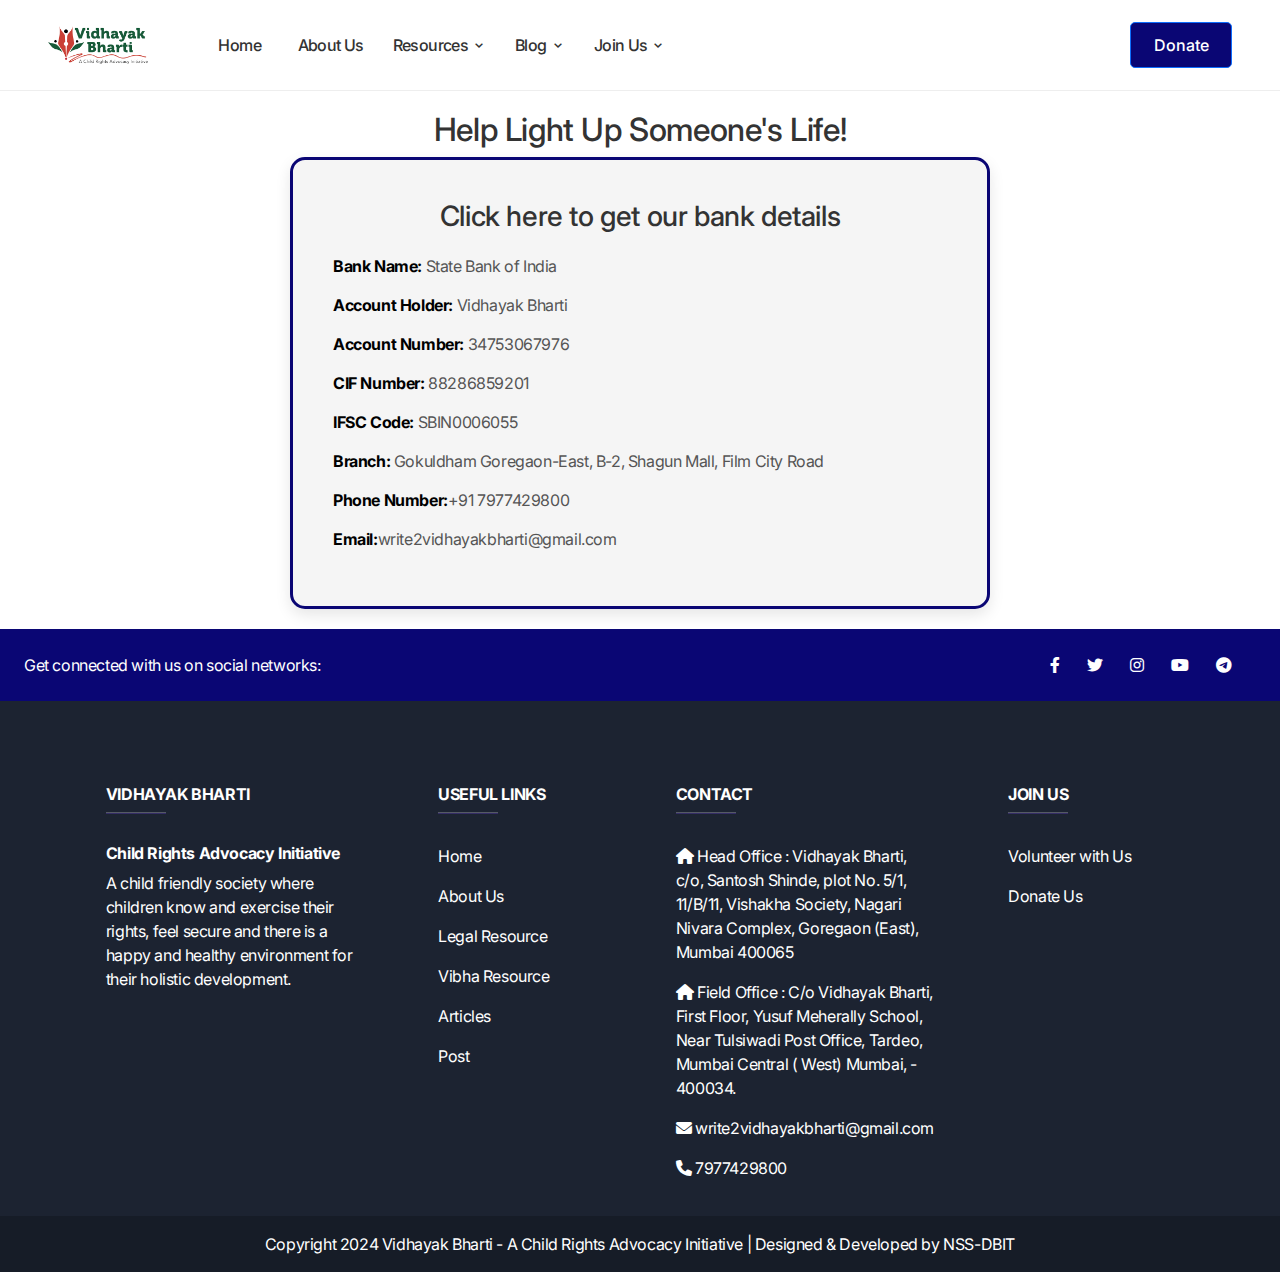
<file: Donate.html>
<!DOCTYPE html>
<html lang="en">

<head>
    <meta charset="UTF-8">
    <meta name="viewport" content="width=device-width, initial-scale=1.0">
    <title>Donate</title>
    
    <link rel="stylesheet" href="Donate.css">
    <link href="https://cdn.jsdelivr.net/npm/bootstrap@5.3.3/dist/css/bootstrap.min.css" rel="stylesheet"
        integrity="sha384-QWTKZyjpPEjISv5WaRU9OFeRpok6YctnYmDr5pNlyT2bRjXh0JMhjY6hW+ALEwIH" crossorigin="anonymous">
    <link href="https://unpkg.com/boxicons@2.1.4/css/boxicons.min.css" rel="stylesheet">
</head>

<body>
    <!-- navBar -->
    <div id="navbar"></div>

    <!-- Paste your code here for about.html -->
    <!-- Main content -->
    <main class="container">
            <div class="donation-section">
            <h2>Help Light Up Someone's Life!</h2>

            <div class="bank-details">
                <!-- <h2>Bank Details</h2> -->
                <h3><a href="https://drive.google.com/file/d/1bik8561iBRRcCWJBwIVvC1fjAuIWYtf7/view?usp=drive_link" target="_blank">Click here to get our bank details</a></h3>
                <p><strong>Bank Name:</strong> State Bank of India</p>
                <p><strong>Account Holder:</strong> Vidhayak Bharti</p>
                <p><strong>Account Number:</strong> 34753067976</p>
                <p><strong>CIF Number:</strong> 88286859201</p>
                <p><strong>IFSC Code:</strong> SBIN0006055</p>
                <p><strong>Branch:</strong> Gokuldham Goregaon-East, B-2, Shagun Mall, Film City Road</p>
                <p><strong>Phone Number:</strong>+91 7977429800</p>
                <p><strong>Email:</strong>write2vidhayakbharti@gmail.com</p>
            </div>
        </div>
    </main>


    <!-- footer -->
    <div id="footer"></div>

    <script>
        // Function to load the navigation bar
        function loadNavbar() {
            fetch('nav.html')
                .then(response => response.text())
                .then(data => {
                    document.getElementById('navbar').innerHTML = data;
                    attachDropdownEventListeners(); // Attach event listeners after loading the navbar
                })
                .catch(error => console.error('Error loading navbar:', error));
        }

        // Call the function to load the navigation bar
        // loadNavbar();

        // Function to attach event listeners for dropdown functionality
        function attachDropdownEventListeners() {
            const dropdownButtons = document.querySelectorAll('.dropdown-btn');
            let activeDropdown = null;

            dropdownButtons.forEach((button) => {
                button.addEventListener('click', (e) => {
                    const dropdownId = button.getAttribute('data-dropdown');
                    const dropdown = document.getElementById(dropdownId);

                    if (activeDropdown && activeDropdown !== dropdown) {
                        activeDropdown.classList.remove('active');
                    }

                    dropdown.classList.toggle('active');
                    activeDropdown = dropdown.classList.contains('active') ? dropdown : null;
                });
            });

            document.addEventListener('click', (e) => {
                if (!e.target.closest('.dropdown') && !e.target.closest('.dropdown-btn')) {
                    if (activeDropdown) {
                        activeDropdown.classList.remove('active');
                        activeDropdown = null;
                    }
                }
            });

            const hamburger = document.getElementById('hamburger');
            const menu = document.querySelector('.menu');

            hamburger.addEventListener('click', () => {
                const isExpanded = hamburger.getAttribute('aria-expanded') === 'true';
                hamburger.setAttribute('aria-expanded', !isExpanded);
                menu.style.display = isExpanded ? 'none' : 'flex';

                if (isExpanded && activeDropdown) {
                    activeDropdown.classList.remove('active');
                    activeDropdown = null;
                }
            });
        }


        // Function to load the footer
        function loadFooter() {
            fetch('footer.html')
                .then(response => response.text())
                .then(data => {
                    document.getElementById('footer').innerHTML = data;
                })
                .catch(error => console.error('Error loading footer:', error));
        }

        // Call the function to load the footer
        loadNavbar();
        loadFooter();
    </script>

    <script src="https://cdn.jsdelivr.net/npm/bootstrap@5.3.3/dist/js/bootstrap.bundle.min.js" integrity="sha384-YvpcrYf0tY3lHB60NNkmXc5s9fDVZLESaAA55NDzOxhy9GkcIdslK1eN7N6jIeHz" crossorigin="anonymous"></script>
</body>

</html>
</file>
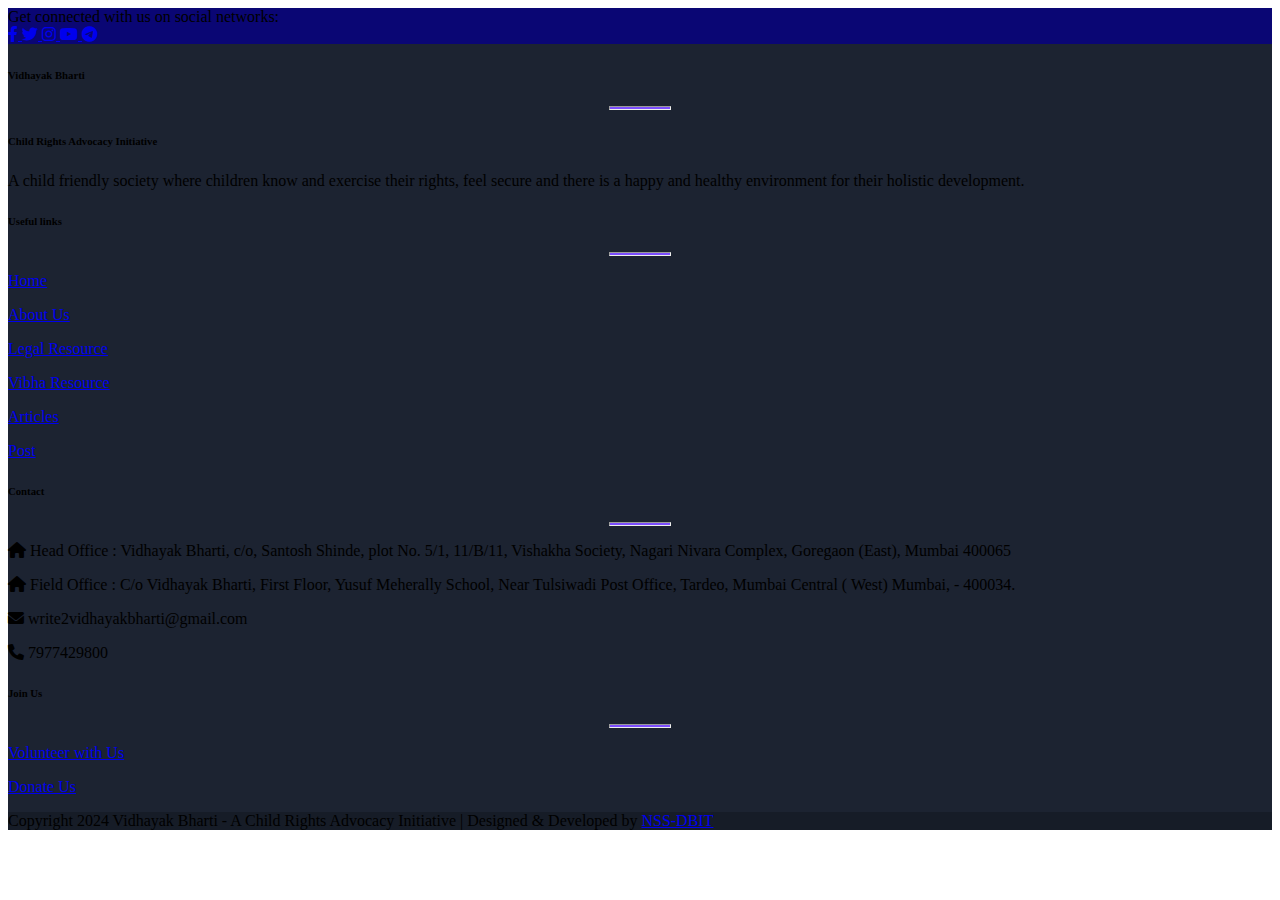
<file: footer.html>
<!doctype html>
<html lang="en">

<head>
    <meta charset="utf-8">
    <meta name="viewport" content="width=device-width, initial-scale=1">
    <title>Bootstrap demo</title>

    <!-- Font Awesome CSS -->
    <link href="https://cdnjs.cloudflare.com/ajax/libs/font-awesome/6.0.0/css/all.min.css" rel="stylesheet" />
</head>

<body>
    <!-- Remove the container if you want to extend the Footer to full width. -->
    <div class="">

        <!-- Footer -->
        <footer class="text-center text-lg-start text-white" style="background-color: #1c2331">
            <!-- Section: Social media -->
            <section class="d-flex justify-content-between p-4" style="background-color:  #0a0674">
                <!-- Left -->
                <div class="me-5">
                    <span>Get connected with us on social networks:</span>
                </div>
                <!-- Left -->

                <!-- Right -->
                <div>
                    <a href="https://www.facebook.com/VidhayakBharati" class="text-white me-4">
                        <i class="fab fa-facebook-f"></i>
                    </a>
                    <a href="https://twitter.com/VidhayakBharti" class="text-white me-4">
                        <i class="fab fa-twitter"></i>
                    </a>
                    <a href="https://www.instagram.com/vidhayak.bharti/" class="text-white me-4">
                        <i class="fab fa-instagram"></i>
                    </a>
                    <a href="https://www.youtube.com/channel/UCJWJ6gz6rC_Qd3K6ZDQo4zg/" class="text-white me-4">
                        <i class="fab fa-youtube"></i>
                    </a>
                    <a href="https://t.me/vidhayakbharti" class="text-white me-4">
                        <i class="fab fa-telegram-plane"></i>
                    </a>



                </div>
                <!-- Right -->
            </section>
            <!-- Section: Social media -->

            <!-- Section: Links  -->
            <section class="">
                <div class="container text-center text-md-start mt-5">
                    <!-- Grid row -->
                    <div class="row mt-3">
                        <!-- Grid column -->
                        <div class="col-md-3 col-lg-4 col-xl-3 mx-auto mb-4">
                            <!-- Content -->
                            <h6 class="text-uppercase fw-bold">Vidhayak Bharti</h6>
                            <hr class="mb-4 mt-0 d-inline-block mx-auto"
                                style="width: 60px; background-color: #7c4dff; height: 2px" />
                            <h6><b> Child Rights Advocacy Initiative</b></h6>
                            <p>
                                A child friendly society where children know and exercise their rights, feel secure and
                                there is a happy and healthy environment for their holistic development.
                            </p>
                        </div>
                        <!-- Grid column -->

                        <!-- Grid column -->
                        <!-- <div class="col-md-2 col-lg-2 col-xl-2 mx-auto mb-4">
                            
                            <h6 class="text-uppercase fw-bold">Products</h6>
                            <hr class="mb-4 mt-0 d-inline-block mx-auto"
                                style="width: 60px; background-color: #7c4dff; height: 2px" />
                            <p>
                                <a href="#!" class="text-white">MDBootstrap</a>
                            </p>
                            <p>
                                <a href="#!" class="text-white">MDWordPress</a>
                            </p>
                            <p>
                                <a href="#!" class="text-white">BrandFlow</a>
                            </p>
                            <p>
                                <a href="#!" class="text-white">Bootstrap Angular</a>
                            </p>
                        </div> -->
                        <!-- Grid column -->

                        <!-- Grid column -->
                        <div class="col-md-3 col-lg-2 col-xl-2 mx-auto mb-4">
                            <!-- Links -->
                            <h6 class="text-uppercase fw-bold">Useful links</h6>
                            <hr class="mb-4 mt-0 d-inline-block mx-auto"
                                style="width: 60px; background-color: #7c4dff; height: 2px" />
                            <p>
                                <a href="index.html" class="text-white">Home</a>
                            </p>
                            <p>
                                <a href="about.html" class="text-white">About Us</a>
                            </p>
                            <p>
                                <a href="legalR.html" class="text-white">Legal Resource</a>
                            </p>
                            <p>
                                <a href="VibhaR.html" class="text-white">Vibha Resource</a>
                            </p>
                            <p>
                                <a href="Articles.html" class="text-white">Articles</a>          
                            </p>
                            <p>
                                <a href="post.html" class="text-white">Post</a> 
                            </p>
                        </div>
                        <!-- Grid column -->

                        <!-- Grid column -->
                        <div class="col-md-4 col-lg-3 col-xl-3 mx-auto mb-md-0 mb-4">
                            <!-- Links -->
                            <h6 class="text-uppercase fw-bold">Contact</h6>
                            <hr class="mb-4 mt-0 d-inline-block mx-auto"
                                style="width: 60px; background-color: #7c4dff; height: 2px" />
                            <p><i class="fas fa-home mr-3"></i> Head Office : Vidhayak Bharti, c/o, Santosh Shinde, plot No. 5/1,
                                11/B/11, Vishakha Society, Nagari Nivara Complex, Goregaon (East), Mumbai 400065</p>
                            <p><i class="fas fa-home mr-3"></i> Field Office : C/o Vidhayak Bharti, First Floor, Yusuf Meherally School, Near Tulsiwadi Post Office,  Tardeo, Mumbai Central ( West)  Mumbai, - 400034.</p>
                            <p><i class="fas fa-envelope mr-3"></i> write2vidhayakbharti@gmail.com </p>
                            <p><i class="fas fa-phone mr-3"></i> 7977429800</p>
                            <!-- <p><i class="fas fa-print mr-3"></i> + 01 234 567 89</p> -->
                        </div>
                        <!-- Grid column -->

                        <!-- Grid column -->
                        <div class="col-md-3 col-lg-2 col-xl-2 mx-auto mb-4">
                            <!-- Links -->
                            <h6 class="text-uppercase fw-bold">Join Us</h6>
                            <hr class="mb-4 mt-0 d-inline-block mx-auto"
                                style="width: 60px; background-color: #7c4dff; height: 2px" />
                                <p>
                                    <a href="Volunteer.html" class="text-white">Volunteer with Us</a>
                                </p>
                                <p>
                                    <a href="Donate.html" class="text-white">Donate Us</a> 
                                </p>
                        </div>
                    </div>
                    <!-- Grid row -->
                </div>
            </section>
            <!-- Section: Links  -->

            <!-- Copyright -->
            <div class="text-center p-3" style="background-color: rgba(0, 0, 0, 0.2)">
                Copyright 2024 Vidhayak Bharti - A Child Rights Advocacy Initiative |
                Designed & Developed by
                <a class="text-white" href="dev.html">NSS-DBIT</a>
            </div>
            <!-- Copyright -->
        </footer>
        <!-- Footer -->

    </div>
    <!-- End of .container -->

    <!-- MDB -->
    <!-- <script type="text/javascript"
        src="https://cdnjs.cloudflare.com/ajax/libs/mdb-ui-kit/7.3.2/mdb.umd.min.js"></script>
    <script src="https://cdn.jsdelivr.net/npm/bootstrap@5.3.3/dist/js/bootstrap.bundle.min.js"
        integrity="sha384-YvpcrYf0tY3lHB60NNkmXc5s9fDVZLESaAA55NDzOxhy9GkcIdslK1eN7N6jIeHz"
        crossorigin="anonymous"></script> -->
</body>

</html>
</file>
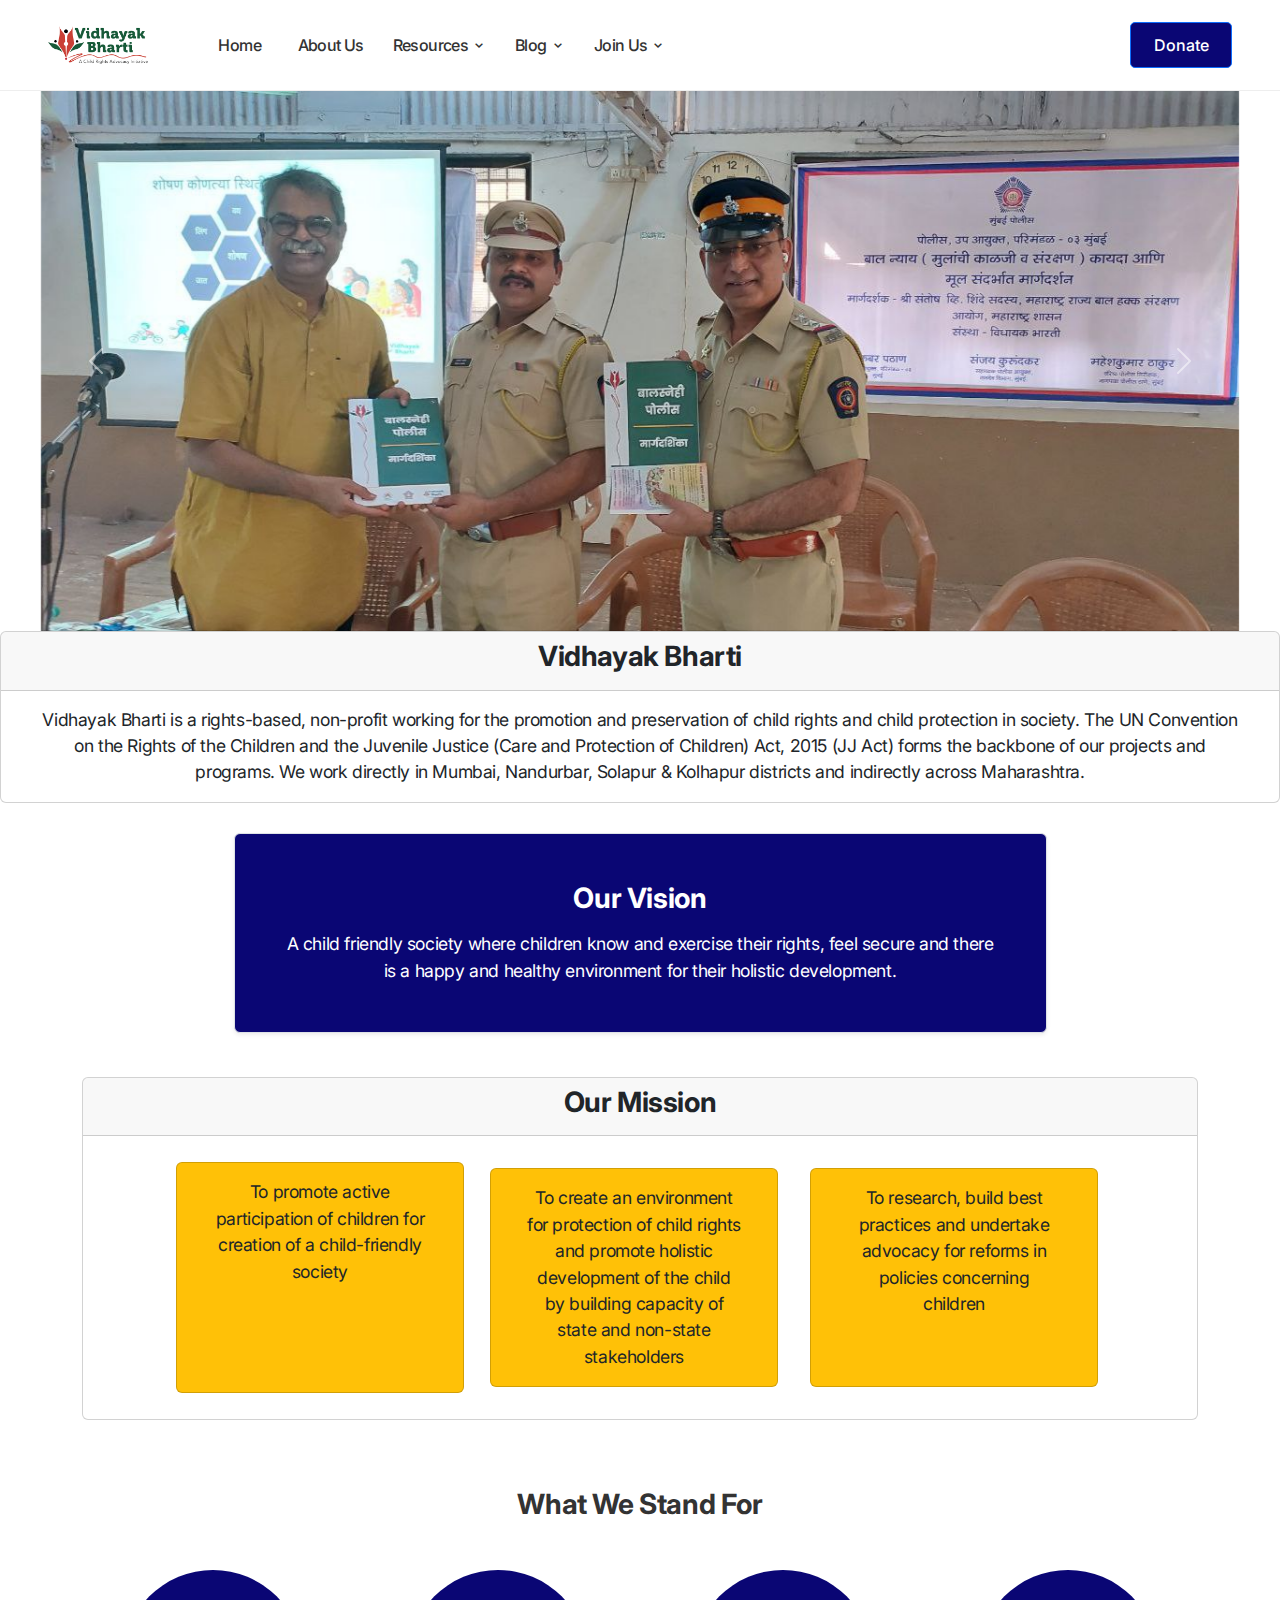
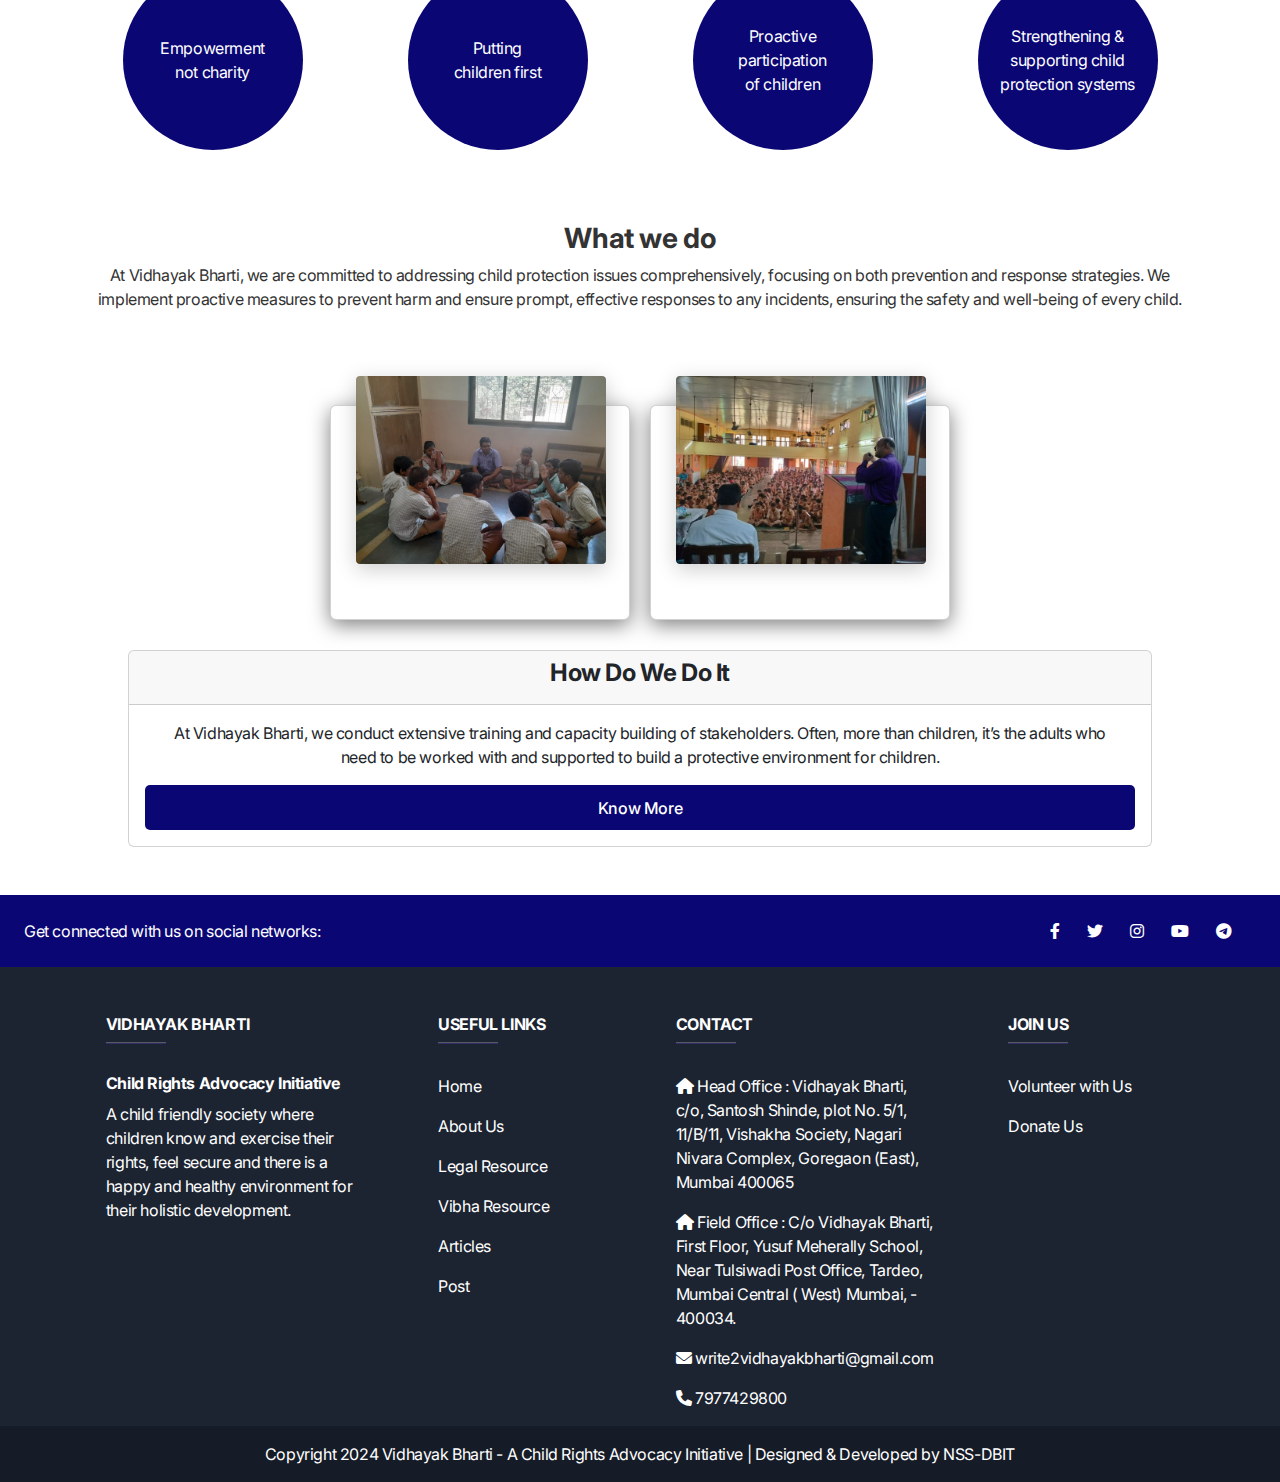
<file: home.html>
<!DOCTYPE html>
<html lang="en">

<head>
    <meta charset="UTF-8">
    <meta name="viewport" content="width=device-width, initial-scale=1.0">
    <title>Home</title>
    <link rel="stylesheet" href="nav.css">
    <link rel="stylesheet" href="home.css">
    <!-- <link rel="stylesheet" href="try.css"> -->
    <link href="https://cdn.jsdelivr.net/npm/bootstrap@5.3.3/dist/css/bootstrap.min.css" rel="stylesheet"
        integrity="sha384-QWTKZyjpPEjISv5WaRU9OFeRpok6YctnYmDr5pNlyT2bRjXh0JMhjY6hW+ALEwIH" crossorigin="anonymous">
    <link href="https://unpkg.com/boxicons@2.1.4/css/boxicons.min.css" rel="stylesheet">
</head>

<body>
    <div id="navbar"></div>

    <!-- carousel -->
    <div id="carouselExampleAutoplaying" class="carousel slide" data-bs-ride="carousel">
        <div class="carousel-inner">
            <div class="carousel-item active">
                <img src="/assets/images/photo_6224283300357322094_y.jpg" class="d-block w-100" alt="...">
            </div>
            <div class="carousel-item">
                <img src="assets/images/photo_6165779725457408263_y.jpg" class="d-block w-100" alt="...">
            </div>
            <div class="carousel-item">
                <img src="assets/images/6125046096708353945.jpg" class="d-block w-100" alt="...">
            </div>
            <div class="carousel-item">
                <img src="assets/images/6258004239649456707.jpg" class="d-block w-100" alt="...">
            </div>
            <div class="carousel-item">
                <img src="/assets/images/photo_6311951872155564878_y.jpg" class="d-block w-100" alt="...">
            </div>
            <div class="carousel-item">
                <img src="assets/images/buh.jpg" class="d-block w-100" alt="...">
            </div>
        </div>
        <button class="carousel-control-prev" type="button" data-bs-target="#carouselExampleAutoplaying"
            data-bs-slide="prev">
            <span class="carousel-control-prev-icon" aria-hidden="true"></span>
            <span class="visually-hidden">Previous</span>
        </button>
        <button class="carousel-control-next" type="button" data-bs-target="#carouselExampleAutoplaying"
            data-bs-slide="next">
            <span class="carousel-control-next-icon" aria-hidden="true"></span>
            <span class="visually-hidden">Next</span>
        </button>
    </div>

    <!-- Intro -->
    <div class="card text-center">
        <div class="card-header">
            <h3><b>Vidhayak Bharti</b></h3>
        </div>
        <div class="card-body">
            <p class="card-text">Vidhayak Bharti is a rights-based, non-profit working for the promotion and
                preservation of child rights and child protection in society. The UN Convention on the Rights of the
                Children and the Juvenile Justice (Care and Protection of Children) Act, 2015 (JJ Act) forms the
                backbone of our projects and programs. We work directly in Mumbai, Nandurbar, Solapur & Kolhapur
                districts and indirectly across Maharashtra. </p>
        </div>
    </div>

    <!-- vision section -->
    <div class="container my-10 d-flex justify-content-center ">
        <div class="row w-75">
            <div class="col-md-12">
                <div class="row g-0 border rounded overflow-hidden flex-md-row mb-4 shadow-sm h-md-250 vision-card">
                    <div
                        class="col p-4 d-flex flex-column position-static align-items-center justify-content-center text-center">
                        <h3 class="mb-3"><b>Our Vision</b></h3>
                        <p class="card-text mb-auto">A child friendly society where children know and exercise their
                            rights, feel secure and there is a happy and healthy environment for their holistic
                            development.</p>
                    </div>
                </div>
            </div>
        </div>
    </div>

    <!-- Mission section -->
    <div class="container mission-section">
        <div class="card mission-card text-center">
            <div class="card-header">
                <h3><b>Our Mission</b></h3>
            </div>
            <div class="card-body">
                <div class="d-flex flex-wrap justify-content-center">
                    <div class="mission-card-item card text-dark bg-warning ">
                        <div class="card-body">
                            <p class="card-text">To promote active participation of children for creation of a
                                child-friendly society</p>
                        </div>
                    </div>
                    <div class="mission-card-item card text-dark bg-warning m-3">
                        <div class="card-body">
                            <p class="card-text">To create an environment for protection of child rights and promote
                                holistic development of the child by building capacity of state and non-state
                                stakeholders</p>
                        </div>
                    </div>
                    <div class="mission-card-item card text-dark bg-warning m-3">
                        <div class="card-body">
                            <p class="card-text">To research, build best practices and undertake advocacy for reforms in
                                policies concerning children</p>
                        </div>
                    </div>
                </div>
            </div>
        </div>
    </div>



    <!-- What we stand for -->
    <div class="container text-center my-5">
        <h3 class="mb-5"><b>What We Stand For</b></h3>
        <div class="row justify-content-center">
            <div class="col-12 col-md-3 mb-4 d-flex justify-content-center">
                <div class="circle rounded-circle bg-circle-1">
                    <p class="mb-0">Empowerment<br>not charity</p>
                </div>
            </div>
            <div class="col-12 col-md-3 mb-4 d-flex justify-content-center">
                <div class="circle rounded-circle bg-circle-2">
                    <p class="mb-0">Putting<br>children first</p>
                </div>
            </div>
            <div class="col-12 col-md-3 mb-4 d-flex justify-content-center">
                <div class="circle rounded-circle bg-circle-3">
                    <p class="mb-0">Proactive<br>participation<br>of children</p>
                </div>
            </div>
            <div class="col-12 col-md-3 mb-4 d-flex justify-content-center">
                <div class="circle rounded-circle bg-circle-4">
                    <p class="mb-0">Strengthening &<br>supporting child<br>protection systems</p>
                </div>
            </div>
        </div>
    </div>

    <!-- What we do? Section -->
    <section class="what-we-do-container container d-flex align-items-center justify-content-center position-relative flex-wrap">
        <div class="text-center mb-5">
            <h3><b>What we do</b></h3>
            <p>At Vidhayak Bharti, we are committed to addressing child protection issues comprehensively, focusing on both prevention and response strategies. We implement proactive measures to prevent harm and ensure prompt, effective responses to any incidents, ensuring the safety and well-being of every child.</p>
        </div>
        
        <div class="card d-flex position-relative flex-column">
            <div class='imgContainer'>
                <img src='assets/images/prevention level.jpg'>
            </div>
            <div class="content">
                <h3><b>Prevention level</b></h3>
                <p>Prevention level work involves awareness, sensitisation with children, their families, schools as well as with system stakeholders like the police, child welfare committees, juvenile justice Boards, ICDS, DCPU</p>
            </div>
        </div>
        <div class="card d-flex position-relative flex-column">
            <div class='imgContainer'>
                <img src='assets/images/response level.jpg'>
            </div>
            <div class="content">
                <h3><b>Response level</b></h3>
                <p>Response level work involves working with stakeholders to resolve that children are facing through technical case support, handholding, mentoring, aiding institutions in setting up systems of response to child protection violations. </p>
            </div>
        </div>
    </section>

    <!-- How Do We Do It -->
    <div class="how-do-we-do-it card text-center">
        <div class="card-header">
            <h3><b>How Do We Do It</b></h3>
        </div>
        <div class="card-body">
            <p class="card-text">At Vidhayak Bharti, we conduct extensive training and capacity building of
                stakeholders. Often, more than children, it’s the adults who need to be worked with and supported to
                build a protective environment for children.</p>
            <a href="work.html" class="btn know-more-btn">Know More</a>
        </div>
    </div>



    <!-- footer -->
    <div id="footer" class="mt-5"></div>



    <script>
        // Function to load the navigation bar
        function loadNavbar() {
            fetch('nav.html')
                .then(response => response.text())
                .then(data => {
                    document.getElementById('navbar').innerHTML = data;
                    attachDropdownEventListeners(); // Attach event listeners after loading the navbar
                })
                .catch(error => console.error('Error loading navbar:', error));
        }

        // Call the function to load the navigation bar
        // loadNavbar();

        // Function to attach event listeners for dropdown functionality
        function attachDropdownEventListeners() {
            const dropdownButtons = document.querySelectorAll('.dropdown-btn');
            let activeDropdown = null;

            dropdownButtons.forEach((button) => {
                button.addEventListener('click', (e) => {
                    const dropdownId = button.getAttribute('data-dropdown');
                    const dropdown = document.getElementById(dropdownId);

                    if (activeDropdown && activeDropdown !== dropdown) {
                        activeDropdown.classList.remove('active');
                    }

                    dropdown.classList.toggle('active');
                    activeDropdown = dropdown.classList.contains('active') ? dropdown : null;
                });
            });

            document.addEventListener('click', (e) => {
                if (!e.target.closest('.dropdown') && !e.target.closest('.dropdown-btn')) {
                    if (activeDropdown) {
                        activeDropdown.classList.remove('active');
                        activeDropdown = null;
                    }
                }
            });

            const hamburger = document.getElementById('hamburger');
            const menu = document.querySelector('.menu');

            hamburger.addEventListener('click', () => {
                const isExpanded = hamburger.getAttribute('aria-expanded') === 'true';
                hamburger.setAttribute('aria-expanded', !isExpanded);
                menu.style.display = isExpanded ? 'none' : 'flex';

                if (isExpanded && activeDropdown) {
                    activeDropdown.classList.remove('active');
                    activeDropdown = null;
                }
            });
        }


        // Function to load the footer
        function loadFooter() {
            fetch('footer.html')
                .then(response => response.text())
                .then(data => {
                    document.getElementById('footer').innerHTML = data;
                })
                .catch(error => console.error('Error loading footer:', error));
        }

        // Call the function to load the footer
        loadNavbar();
        loadFooter();
    </script>
    <script src="https://cdn.jsdelivr.net/npm/bootstrap@5.3.3/dist/js/bootstrap.bundle.min.js"
        integrity="sha384-YvpcrYf0tY3lHB60NNkmXc5s9fDVZLESaAA55NDzOxhy9GkcIdslK1eN7N6jIeHz"
        crossorigin="anonymous"></script>
    <!-- <script src="https://cdn.jsdelivr.net/npm/@popperjs/core@2.9.2/dist/umd/popper.min.js"
        integrity="sha384-IQsoLXl4R0OXo1rQmkHxMCb2zq4TX0j5dxqot1J7N6aB9rJrG8ljLQq7T9UJ0Z65"
        crossorigin="anonymous"></script> -->

</body>

</html>
</file>
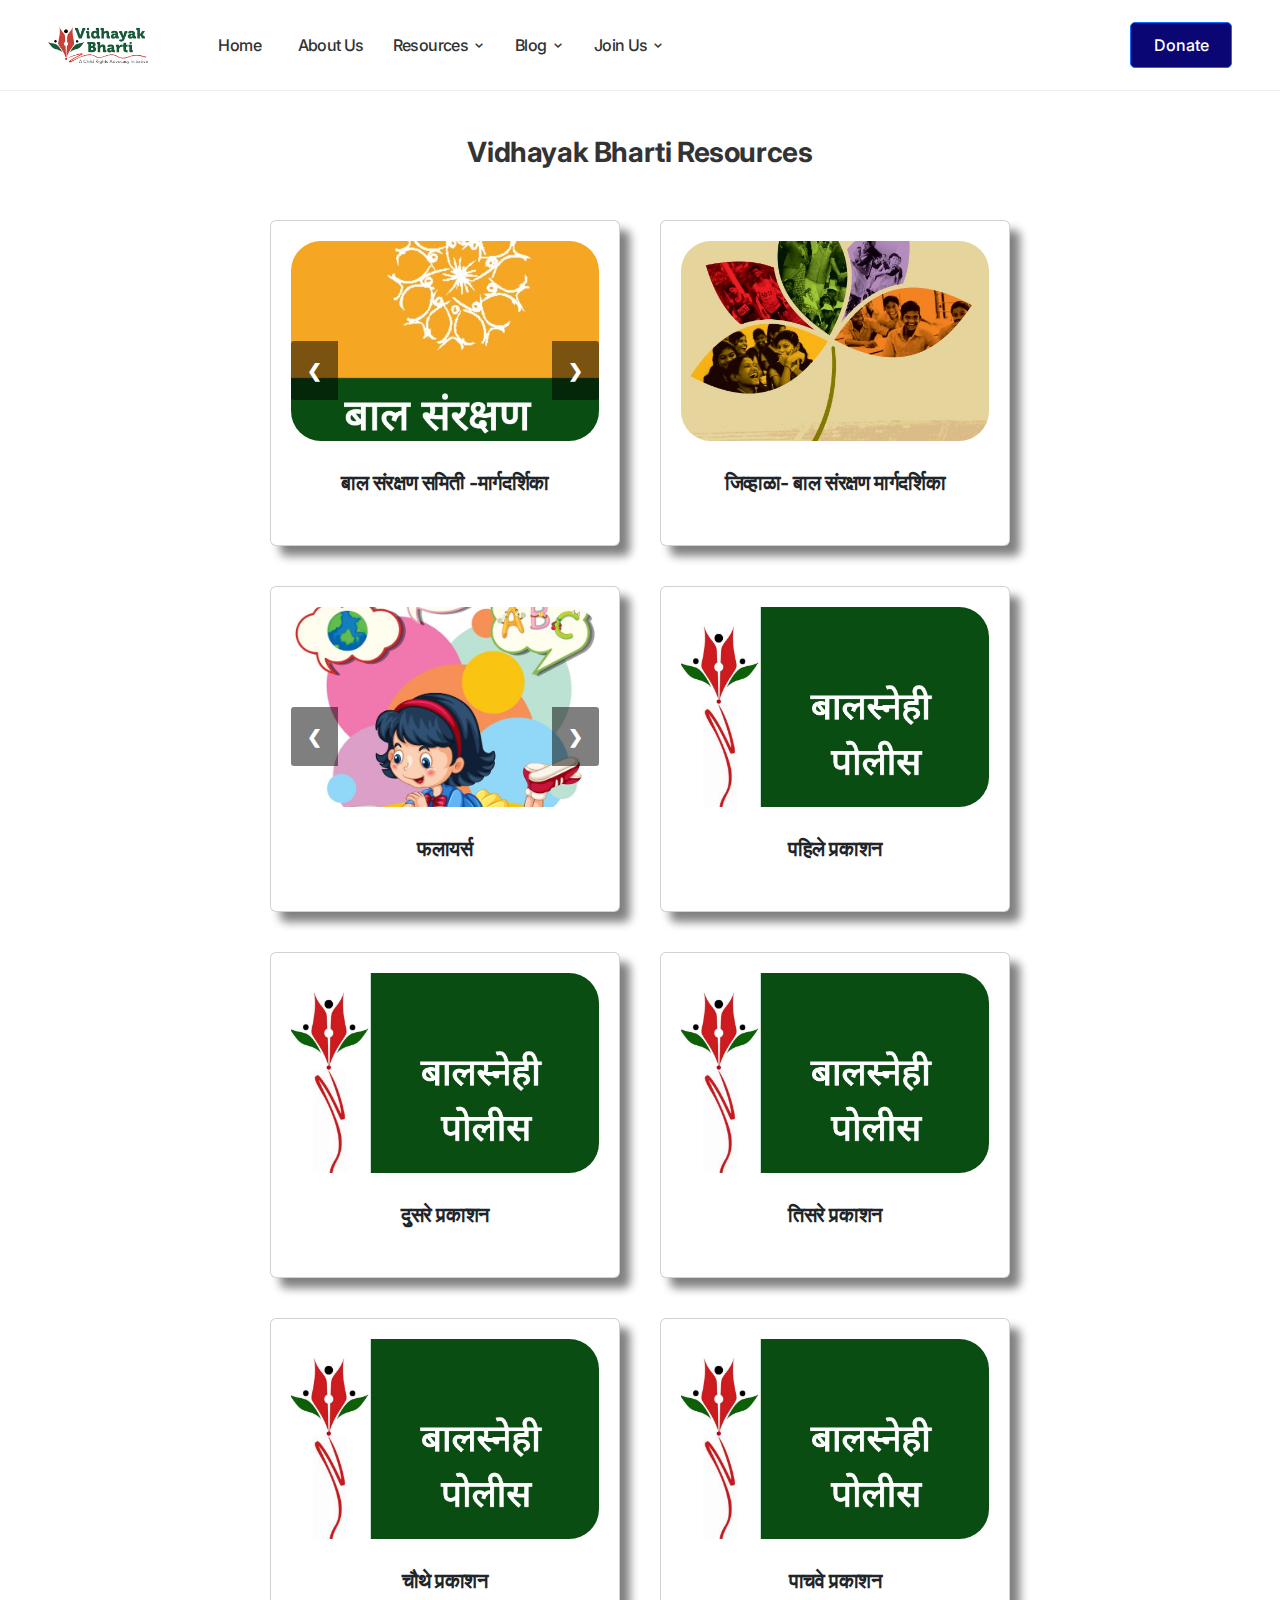
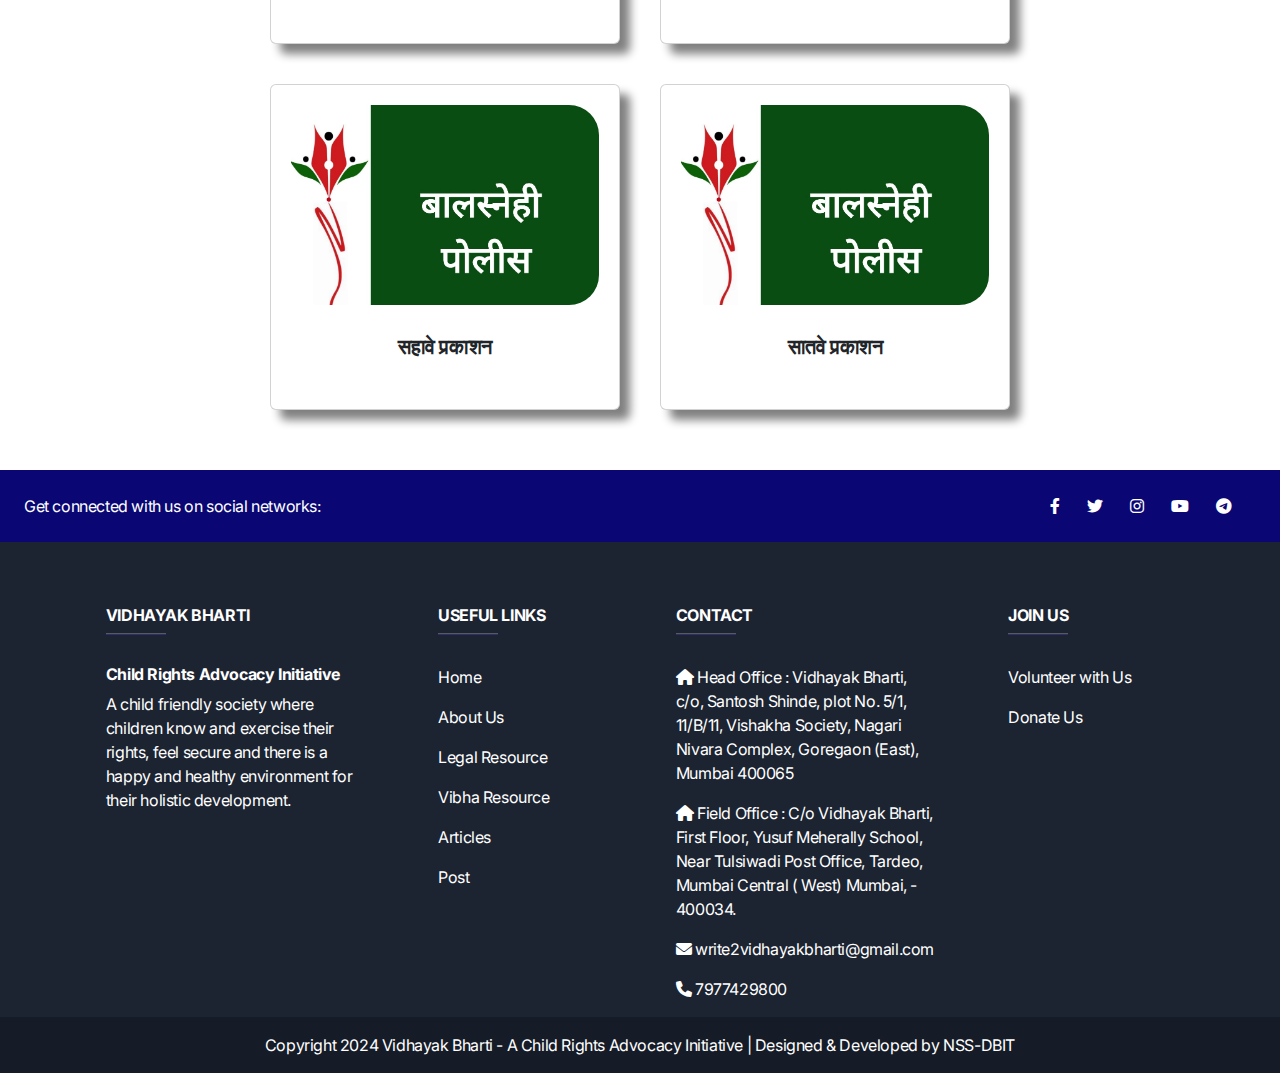
<file: VibhaR.html>
<!DOCTYPE html>
<html lang="en">

<head>
    <meta charset="UTF-8">
    <meta name="viewport" content="width=device-width, initial-scale=1.0">
    <title>Vibha Resources</title>

    <link rel="stylesheet" href="VibhaR.css">
    <link href="https://cdn.jsdelivr.net/npm/bootstrap@5.3.3/dist/css/bootstrap.min.css" rel="stylesheet"
        integrity="sha384-QWTKZyjpPEjISv5WaRU9OFeRpok6YctnYmDr5pNlyT2bRjXh0JMhjY6hW+ALEwIH" crossorigin="anonymous">
    <link href="https://unpkg.com/boxicons@2.1.4/css/boxicons.min.css" rel="stylesheet">
</head>

<body>
    <!-- navBar -->
    <div id="navbar"></div>

    <!-- Paste your code here for about.html -->
    <div class="container">
        <div class="main">
            <div class="intro">
                <h3><b>Vidhayak Bharti Resources</b></h3>

                <div class="bigbox">
                    <!-- First Card -->
                    <div class="card">
                        <div class="slideshow-container">

                            <div class="mySlides1">
                                <a
                                    href="https://drive.google.com/file/d/1p8a90xQ-5Q2N1pDFVBDfUdQXrAnmd1pt/view?usp=drive_link" target="_blank">
                                    <img src="/assets/vibhaResImg/bal sawrakshan2.jpg" alt="Image 2">
                                </a>
                            </div>
                            <div class="mySlides1">
                                <a
                                    href="https://drive.google.com/file/d/1LuDBkjlaCovZmgdrX0oet3WTmFPXeFJP/view?usp=sharing" target="_blank">
                                    <img src="/assets/vibhaResImg/bal sawrakshan1.jpg" alt="Image 1">
                                </a>
                            </div>

                            <a class="prev" onclick="plusSlides(-1, 0)">&#10094;</a>
                            <a class="next" onclick="plusSlides(1, 0)">&#10095;</a>
                        </div>
                        <h2 class="card-title">बाल संरक्षण समिती -मार्गदर्शिका</h2>
                        <!-- <a href="https://drive.google.com/drive/folders/1KnqbjRZaIUTx-gFDVXhFlZOVU0159Ihp" class="card-button">Read More</a> -->
                    </div>

                    <!-- Third Card -->
                    <div class="card">
                        <div class="slideshow-container">
                            <div class="mySlides3">
                                <a
                                    href="https://drive.google.com/file/d/19CbQ4PkHYAWO8Hj1I8PrYi1NjAnE-SX0/view?usp=sharing" target="_blank">
                                    <img src="assets/vibhaResImg/emotion.jpg" alt="Image 1">
                                </a>
                            </div>

                            <!-- <a class="prev" onclick="plusSlides(-1, 2)">&#10094;</a>
                            <a class="next" onclick="plusSlides(1, 2)">&#10095;</a> -->
                        </div>
                        <h2 class="card-title">जिव्हाळा- बाल संरक्षण मार्गदर्शिका</h2>
                        <!-- <a href="https://drive.google.com/drive/folders/1KnqbjRZaIUTx-gFDVXhFlZOVU0159Ihp" class="card-button">Read More</a> -->
                    </div>

                    <!-- Fourth Card -->
                    <div class="card">
                        <div class="slideshow-container">
                            <div class="mySlides4">
                                <a
                                    href="https://drive.google.com/drive/folders/19AZGap3gZ8_d7XEG6j_9miq1GHpOPIcH?usp=drive_link" target="_blank">
                                    <img src="assets/vibhaResImg/flyers1.jpg" alt="Image 1">
                                </a>
                            </div>
                            <div class="mySlides4">
                                <a
                                    href="https://drive.google.com/drive/folders/1ojD-u4AXtafR13riULn7noj7NPVOtPjx?usp=drive_link" target="_blank">
                                    <img src="assets/vibhaResImg/flyers2.jpg" alt="Image 2">
                                </a>
                            </div>
                            <div class="mySlides4">
                                <a
                                    href="https://drive.google.com/drive/folders/13GE9KZHPHvW4abEJGpWdrB-3N3LeFVNj?usp=drive_link" target="_blank">
                                    <img src="assets/vibhaResImg/flyers3.jpg" alt="Image 3">
                                </a>
                            </div>
                            <a class="prev" onclick="plusSlides(-1, 3)">&#10094;</a>
                            <a class="next" onclick="plusSlides(1, 3)">&#10095;</a>
                        </div>
                        <h2 class="card-title">फलायर्स</h2>
                        <!-- <a href="https://drive.google.com/drive/folders/1KnqbjRZaIUTx-gFDVXhFlZOVU0159Ihp" class="card-button">Read More</a> -->
                    </div>

                    
                    <!-- Third Card -->
                    <div class="card">
                        <div class="slideshow-container">
                            <div class="mySlides3">
                                <a
                                    href="https://drive.google.com/file/d/1Q8vw1kVqkdnGdQUJVSSXxlrXbm1sssEZ/view?usp=drive_link" target="_blank">
                                    <img src="assets/vibhaResImg/police 1.jpg" alt="Image 1">
                                </a>
                            </div>

                            <!-- <a class="prev" onclick="plusSlides(-1, 2)">&#10094;</a>
                            <a class="next" onclick="plusSlides(1, 2)">&#10095;</a> -->
                        </div>
                        <h2 class="card-title">पहिले प्रकाशन</h2>
                        <!-- <a href="https://drive.google.com/drive/folders/1KnqbjRZaIUTx-gFDVXhFlZOVU0159Ihp" class="card-button">Read More</a> -->
                    </div>

                    <!-- Third Card -->
                    <div class="card">
                        <div class="slideshow-container">
                            <div class="mySlides3">
                                <a
                                    href="https://drive.google.com/file/d/17FM628q8TSqrdGGOXVN62cI8aLA2cymP/view?usp=drive_link" target="_blank">
                                    <img src="assets/vibhaResImg/police 1.jpg" alt="Image 1">
                                </a>
                            </div>

                            <!-- <a class="prev" onclick="plusSlides(-1, 2)">&#10094;</a>
                            <a class="next" onclick="plusSlides(1, 2)">&#10095;</a> -->
                        </div>
                        <h2 class="card-title">दुसरे प्रकाशन</h2>
                        <!-- <a href="https://drive.google.com/drive/folders/1KnqbjRZaIUTx-gFDVXhFlZOVU0159Ihp" class="card-button">Read More</a> -->
                    </div>

                    <!-- Third Card -->
                    <div class="card">
                        <div class="slideshow-container">
                            <div class="mySlides3">
                                <a
                                    href="https://drive.google.com/file/d/11tngzZyohMGA9xfB5Hu9dMV86wjOr_oi/view?usp=drive_link" target="_blank">
                                    <img src="assets/vibhaResImg/police 1.jpg" alt="Image 1">
                                </a>
                            </div>

                            <!-- <a class="prev" onclick="plusSlides(-1, 2)">&#10094;</a>
                            <a class="next" onclick="plusSlides(1, 2)">&#10095;</a> -->
                        </div>
                        <h2 class="card-title">तिसरे प्रकाशन</h2>
                        <!-- <a href="https://drive.google.com/drive/folders/1KnqbjRZaIUTx-gFDVXhFlZOVU0159Ihp" class="card-button">Read More</a> -->
                    </div>

                    <!-- Third Card -->
                    <div class="card">
                        <div class="slideshow-container">
                            <div class="mySlides3">
                                <a
                                    href="https://drive.google.com/file/d/13lEIAQT4SFWD5Ok8j0pqLj-cmXX7mcBx/view?usp=drive_link" target="_blank">
                                    <img src="assets/vibhaResImg/police 1.jpg" alt="Image 1">
                                </a>
                            </div>

                            <!-- <a class="prev" onclick="plusSlides(-1, 2)">&#10094;</a>
                            <a class="next" onclick="plusSlides(1, 2)">&#10095;</a> -->
                        </div>
                        <h2 class="card-title">चौथे प्रकाशन</h2>
                        <!-- <a href="https://drive.google.com/drive/folders/1KnqbjRZaIUTx-gFDVXhFlZOVU0159Ihp" class="card-button">Read More</a> -->
                    </div>

                    <!-- Third Card -->
                    <div class="card">
                        <div class="slideshow-container">
                            <div class="mySlides3">
                                <a
                                    href="https://drive.google.com/file/d/1W2e3yzGpAxUQ7IpC-uzyAnuhUuQHGoGY/view?usp=drive_link" target="_blank">
                                    <img src="assets/vibhaResImg/police 1.jpg" alt="Image 1">
                                </a>
                            </div>

                            <!-- <a class="prev" onclick="plusSlides(-1, 2)">&#10094;</a>
                            <a class="next" onclick="plusSlides(1, 2)">&#10095;</a> -->
                        </div>
                        <h2 class="card-title">पाचवे प्रकाशन</h2>
                        <!-- <a href="https://drive.google.com/drive/folders/1KnqbjRZaIUTx-gFDVXhFlZOVU0159Ihp" class="card-button">Read More</a> -->
                    </div>

                    <!-- Third Card -->
                    <div class="card">
                        <div class="slideshow-container">
                            <div class="mySlides3">
                                <a
                                    href="https://drive.google.com/file/d/1jAjq8Drm3aSBC0buTgiAWf9WW9bIHcLK/view?usp=drive_link" target="_blank">
                                    <img src="assets/vibhaResImg/police 1.jpg" alt="Image 1">
                                </a>
                            </div>

                            <!-- <a class="prev" onclick="plusSlides(-1, 2)">&#10094;</a>
                            <a class="next" onclick="plusSlides(1, 2)">&#10095;</a> -->
                        </div>
                        <h2 class="card-title">सहावे प्रकाशन</h2>
                        <!-- <a href="https://drive.google.com/drive/folders/1KnqbjRZaIUTx-gFDVXhFlZOVU0159Ihp" class="card-button">Read More</a> -->
                    </div>


                    <!-- Third Card -->
                    <div class="card">
                        <div class="slideshow-container">
                            <div class="mySlides3">
                                <a
                                    href="https://drive.google.com/file/d/1g777G39rAWPOLifE9WzPwedYwW74jRVY/view?usp=drive_link" target="_blank">
                                    <img src="assets/vibhaResImg/police 1.jpg" alt="Image 1">
                                </a>
                            </div>

                            <!-- <a class="prev" onclick="plusSlides(-1, 2)">&#10094;</a>
                            <a class="next" onclick="plusSlides(1, 2)">&#10095;</a> -->
                        </div>
                        <h2 class="card-title">सातवे प्रकाशन</h2>
                        <!-- <a href="https://drive.google.com/drive/folders/1KnqbjRZaIUTx-gFDVXhFlZOVU0159Ihp" class="card-button">Read More</a> -->
                    </div>

                </div>
            </div>
        </div>
    </div>

    <!-- new till here -->

    <script>
        let slideIndex = [1, 1, 1, 1];
        let slideId = ["mySlides1", "mySlides2", "mySlides3", "mySlides4"];
        showSlides(1, 0);
        showSlides(1, 1);
        showSlides(1, 2);
        showSlides(1, 3);

        function plusSlides(n, no) {
            showSlides(slideIndex[no] += n, no);
        }

        function showSlides(n, no) {
            let i;
            let x = document.getElementsByClassName(slideId[no]);
            if (n > x.length) { slideIndex[no] = 1 }
            if (n < 1) { slideIndex[no] = x.length }
            for (i = 0; i < x.length; i++) {
                x[i].style.display = "none";
            }
            x[slideIndex[no] - 1].style.display = "block";
        }
    </script>

    <!-- footer -->
    <div id="footer"></div>

    <script>
        // Function to load the navigation bar
        function loadNavbar() {
            fetch('nav.html')
                .then(response => response.text())
                .then(data => {
                    document.getElementById('navbar').innerHTML = data;
                    attachDropdownEventListeners(); // Attach event listeners after loading the navbar
                })
                .catch(error => console.error('Error loading navbar:', error));
        }

        // Call the function to load the navigation bar
        // loadNavbar();

        // Function to attach event listeners for dropdown functionality
        function attachDropdownEventListeners() {
            const dropdownButtons = document.querySelectorAll('.dropdown-btn');
            let activeDropdown = null;

            dropdownButtons.forEach((button) => {
                button.addEventListener('click', (e) => {
                    const dropdownId = button.getAttribute('data-dropdown');
                    const dropdown = document.getElementById(dropdownId);

                    if (activeDropdown && activeDropdown !== dropdown) {
                        activeDropdown.classList.remove('active');
                    }

                    dropdown.classList.toggle('active');
                    activeDropdown = dropdown.classList.contains('active') ? dropdown : null;
                });
            });

            document.addEventListener('click', (e) => {
                if (!e.target.closest('.dropdown') && !e.target.closest('.dropdown-btn')) {
                    if (activeDropdown) {
                        activeDropdown.classList.remove('active');
                        activeDropdown = null;
                    }
                }
            });

            const hamburger = document.getElementById('hamburger');
            const menu = document.querySelector('.menu');

            hamburger.addEventListener('click', () => {
                const isExpanded = hamburger.getAttribute('aria-expanded') === 'true';
                hamburger.setAttribute('aria-expanded', !isExpanded);
                menu.style.display = isExpanded ? 'none' : 'flex';

                if (isExpanded && activeDropdown) {
                    activeDropdown.classList.remove('active');
                    activeDropdown = null;
                }
            });
        }


        // Function to load the footer
        function loadFooter() {
            fetch('footer.html')
                .then(response => response.text())
                .then(data => {
                    document.getElementById('footer').innerHTML = data;
                })
                .catch(error => console.error('Error loading footer:', error));
        }

        // Call the function to load the footer
        loadNavbar();
        loadFooter();
    </script>

    <script src="https://cdn.jsdelivr.net/npm/bootstrap@5.3.3/dist/js/bootstrap.bundle.min.js"
        integrity="sha384-YvpcrYf0tY3lHB60NNkmXc5s9fDVZLESaAA55NDzOxhy9GkcIdslK1eN7N6jIeHz"
        crossorigin="anonymous"></script>
</body>

</html>
</file>
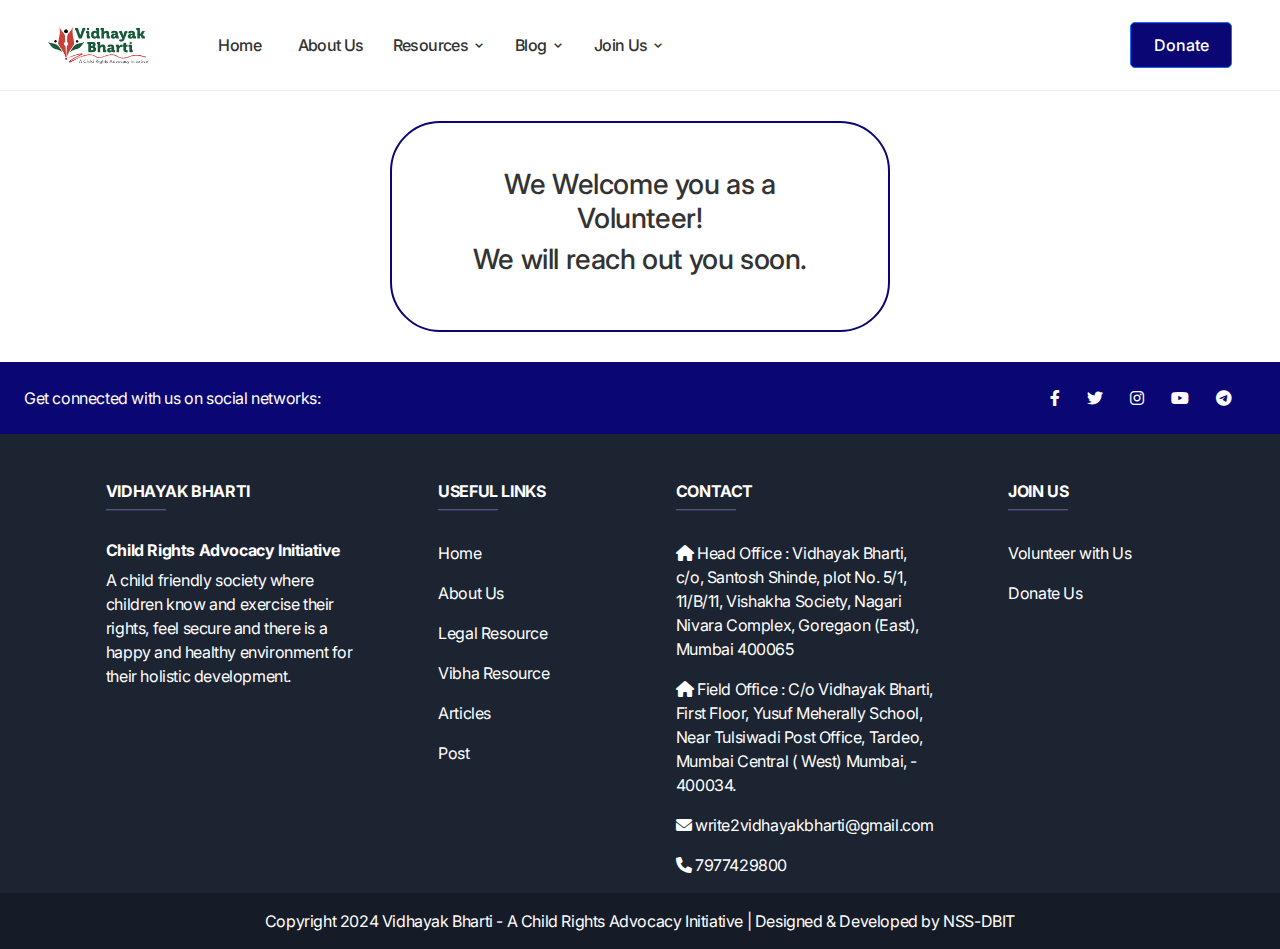
<file: Volunteer.html>
<!DOCTYPE html>
<html lang="en">

<head>
    <meta charset="UTF-8">
    <meta name="viewport" content="width=device-width, initial-scale=1.0">
    <title>Volunteer</title>
    
    <link rel="stylesheet" href="Volunteer.css">
    <link href="https://cdn.jsdelivr.net/npm/bootstrap@5.3.3/dist/css/bootstrap.min.css" rel="stylesheet"
        integrity="sha384-QWTKZyjpPEjISv5WaRU9OFeRpok6YctnYmDr5pNlyT2bRjXh0JMhjY6hW+ALEwIH" crossorigin="anonymous">
    <link href="https://unpkg.com/boxicons@2.1.4/css/boxicons.min.css" rel="stylesheet">
</head>

<body>
    <!-- navBar -->
    <div id="navbar"></div>

    <!-- Paste your code here for about.html -->
    <!-- <h1>Volunteer</h1> -->
     <div class="box">
         <h3>We Welcome you as a Volunteer!</h3>
         <h3>We will reach out you soon.</h3>

     </div>

    <!-- footer -->
    <div id="footer"></div>

    <script>
        // Function to load the navigation bar
        function loadNavbar() {
            fetch('nav.html')
                .then(response => response.text())
                .then(data => {
                    document.getElementById('navbar').innerHTML = data;
                    attachDropdownEventListeners(); // Attach event listeners after loading the navbar
                })
                .catch(error => console.error('Error loading navbar:', error));
        }

        // Call the function to load the navigation bar
        // loadNavbar();

        // Function to attach event listeners for dropdown functionality
        function attachDropdownEventListeners() {
            const dropdownButtons = document.querySelectorAll('.dropdown-btn');
            let activeDropdown = null;

            dropdownButtons.forEach((button) => {
                button.addEventListener('click', (e) => {
                    const dropdownId = button.getAttribute('data-dropdown');
                    const dropdown = document.getElementById(dropdownId);

                    if (activeDropdown && activeDropdown !== dropdown) {
                        activeDropdown.classList.remove('active');
                    }

                    dropdown.classList.toggle('active');
                    activeDropdown = dropdown.classList.contains('active') ? dropdown : null;
                });
            });

            document.addEventListener('click', (e) => {
                if (!e.target.closest('.dropdown') && !e.target.closest('.dropdown-btn')) {
                    if (activeDropdown) {
                        activeDropdown.classList.remove('active');
                        activeDropdown = null;
                    }
                }
            });

            const hamburger = document.getElementById('hamburger');
            const menu = document.querySelector('.menu');

            hamburger.addEventListener('click', () => {
                const isExpanded = hamburger.getAttribute('aria-expanded') === 'true';
                hamburger.setAttribute('aria-expanded', !isExpanded);
                menu.style.display = isExpanded ? 'none' : 'flex';

                if (isExpanded && activeDropdown) {
                    activeDropdown.classList.remove('active');
                    activeDropdown = null;
                }
            });
        }


        // Function to load the footer
        function loadFooter() {
            fetch('footer.html')
                .then(response => response.text())
                .then(data => {
                    document.getElementById('footer').innerHTML = data;
                })
                .catch(error => console.error('Error loading footer:', error));
        }

        // Call the function to load the footer
        loadNavbar();
        loadFooter();
    </script>

    <script src="https://cdn.jsdelivr.net/npm/bootstrap@5.3.3/dist/js/bootstrap.bundle.min.js" integrity="sha384-YvpcrYf0tY3lHB60NNkmXc5s9fDVZLESaAA55NDzOxhy9GkcIdslK1eN7N6jIeHz" crossorigin="anonymous"></script>
</body>

</html>
</file>
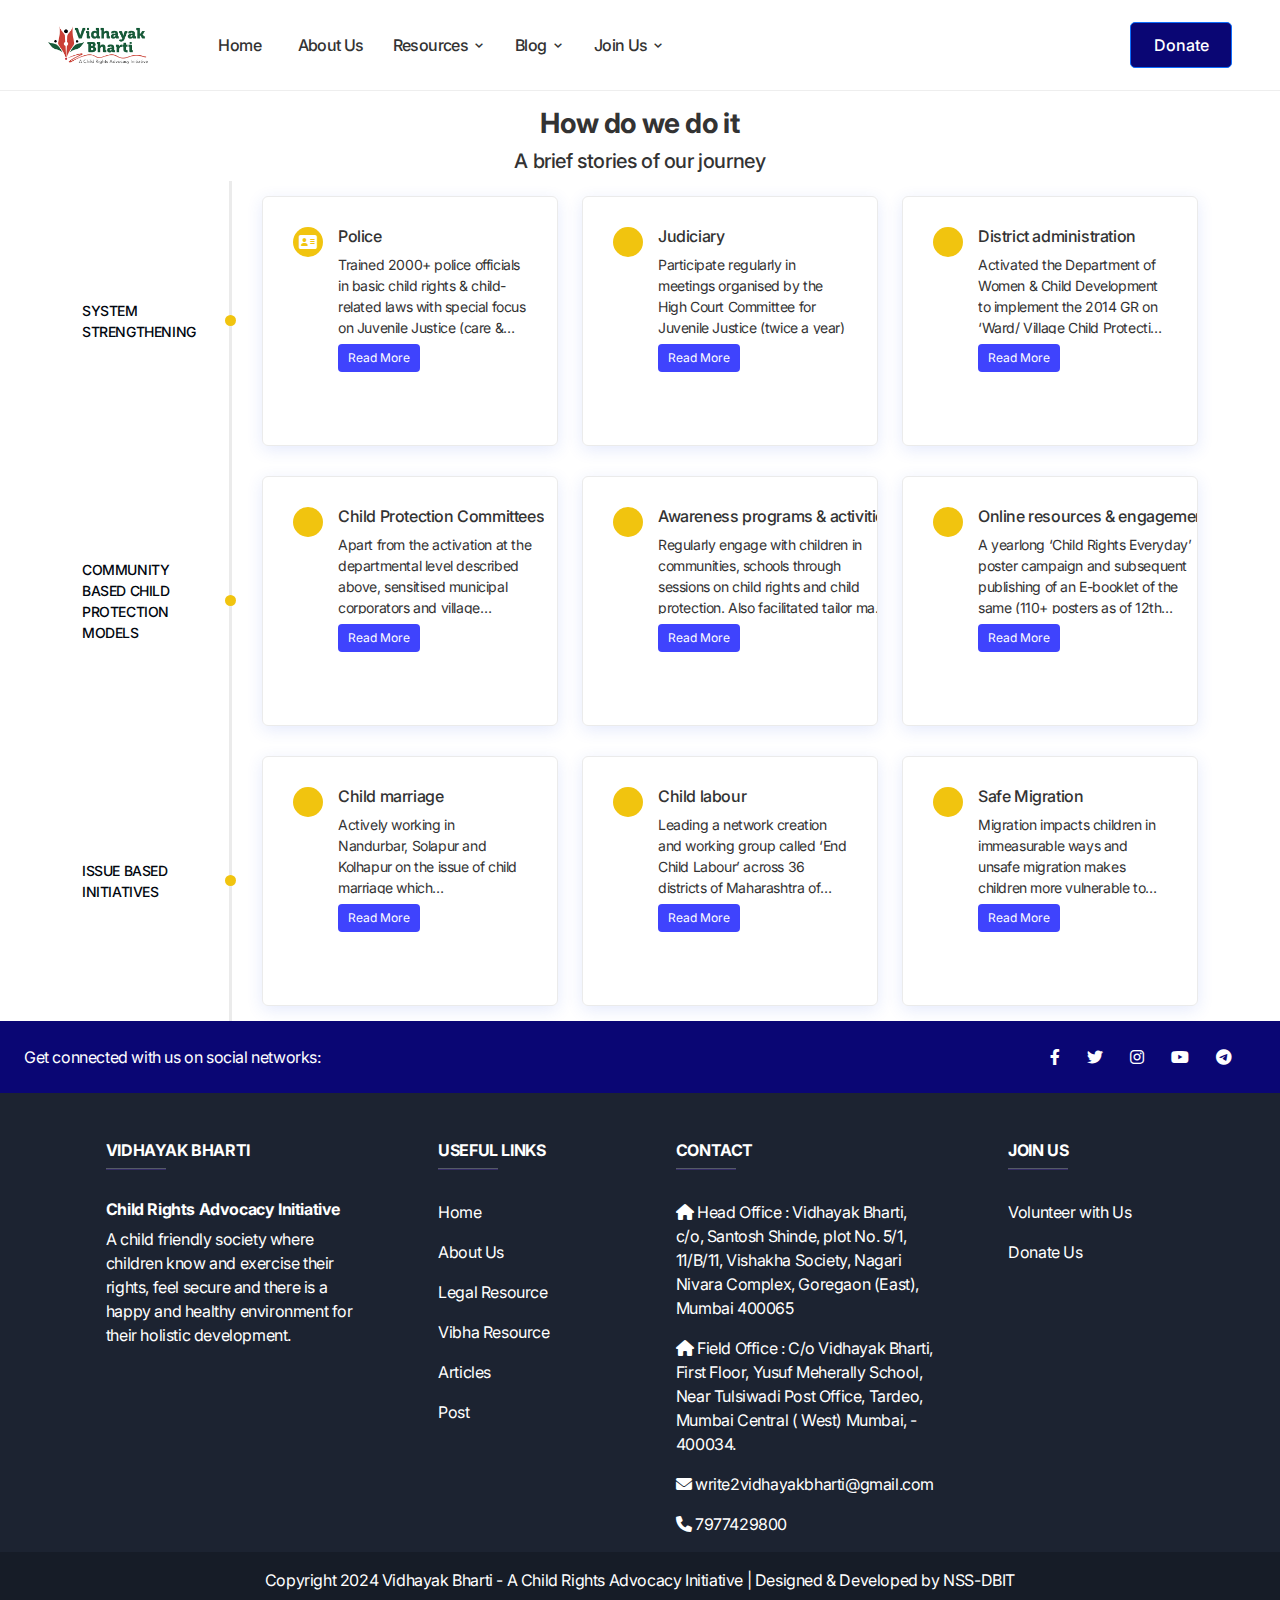
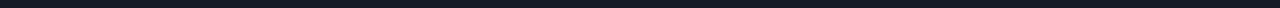
<file: work.html>
<!DOCTYPE html>
<html lang="en">

<head>
    <meta charset="UTF-8">
    <meta name="viewport" content="width=device-width, initial-scale=1.0">
    <title>Home</title>
    <link rel="stylesheet" href="nav.css">
    <link rel="stylesheet" href="index.css">
    <link rel="stylesheet" href="work.css">
    <link href="https://cdn.jsdelivr.net/npm/bootstrap@5.3.3/dist/css/bootstrap.min.css" rel="stylesheet"
        integrity="sha384-QWTKZyjpPEjISv5WaRU9OFeRpok6YctnYmDr5pNlyT2bRjXh0JMhjY6hW+ALEwIH" crossorigin="anonymous">
    <link href="https://unpkg.com/boxicons@2.1.4/css/boxicons.min.css" rel="stylesheet">
    <link href="https://maxcdn.bootstrapcdn.com/font-awesome/4.7.0/css/font-awesome.min.css" rel="stylesheet" />
</head>

<body>
    <div id="navbar"></div>
    <!-- How Do we Do It -->

    <section class="timeline_area section_padding_130">
        <div class="container">
            <div class="row justify-content-center">
                <div class="col-12 col-sm-8 col-lg-6">
                    <!-- Section Heading-->
                    <div class="section_heading text-center mt-3">
                        <h3><b>How do we do it</b></h3>
                        <h5>A brief stories of our journey</h5>
                        <div class="line"></div>
                    </div>
                </div>
            </div>
            <div class="row">
                <div class="col-12">
                    <!-- Timeline Area-->
                    <div class="apland-timeline-area">
                        <!-- Single Timeline Content-->
                        <div class="single-timeline-area" onclick="toggleExpand(this)">
                            <div class="timeline-date wow fadeInLeft" data-wow-delay="0.1s">
                                <p>System Strengthening </p>
                            </div>
                            <div class="row">
                                <div class="col-12 col-md-6 col-lg-4">
                                    <div class="single-timeline-content d-flex wow fadeInLeft" data-wow-delay="0.3s">
                                        <div class="timeline-icon"><i class="fa fa-address-card" aria-hidden="true"></i>
                                        </div>
                                        <div class="timeline-text">
                                            <h6>Police</h6>
                                            <p>Trained 2000+ police officials in basic child rights & child-related laws
                                                with special focus on Juvenile Justice (care & protection of children)
                                                Act, 2015</p>
                                            <button class="read-more-btn" onclick="openPopup('content1')">Read
                                                More</button>
                                                
                                        </div>
                                    </div>
                                </div>
                                <div class="col-12 col-md-6 col-lg-4">
                                    <div class="single-timeline-content d-flex wow fadeInLeft" data-wow-delay="0.5s">
                                        <div class="timeline-icon"><i class="" aria-hidden="true"></i>
                                        </div>
                                        <div class="timeline-text">
                                            <h6>Judiciary</h6>
                                            <p>Participate regularly in meetings organised by the High Court Committee for Juvenile Justice (twice a year) </p>
                                            <button class="read-more-btn" onclick="openPopup('content2')">Read
                                                More</button>
                                        </div>
                                    </div>
                                </div>
                                <div class="col-12 col-md-6 col-lg-4">
                                    <div class="single-timeline-content d-flex wow fadeInLeft" data-wow-delay="0.7s">
                                        <div class="timeline-icon"><i class="" aria-hidden="true"></i>
                                        </div>
                                        <div class="timeline-text">
                                            <h6>District administration</h6>
                                            <p>Activated the Department of Women & Child Development to implement the 2014 GR on ‘Ward/ Village Child Protection Committee’. Conducted specialised trainings for the same across Maharashtra.</p>
                                            <button class="read-more-btn" onclick="openPopup('content3')">Read
                                                More</button>
                                        </div>
                                    </div>
                                </div>
                            </div>
                        </div>
                        <!-- Single Timeline Content-->
                        <div class="single-timeline-area" onclick="toggleExpand(this)">
                            <div class="timeline-date wow fadeInLeft" data-wow-delay="0.1s">
                                <p>Community based child protection models</p>
                            </div>
                            <div class="row">
                                <div class="col-12 col-md-6 col-lg-4">
                                    <div class="single-timeline-content d-flex wow fadeInLeft" data-wow-delay="0.3s">
                                        <div class="timeline-icon"><i class="" aria-hidden="true"></i>
                                        </div>
                                        <div class="timeline-text">
                                            <h6>Child Protection Committees</h6>
                                            <p>Apart from the activation at the departmental level described above,
                                                sensitised municipal corporators and village panchayats on the formation
                                                of the committee</p>
                                            <button class="read-more-btn" onclick="openPopup('content4')">Read
                                                More</button>
                                        </div>
                                    </div>
                                </div>
                                <div class="col-12 col-md-6 col-lg-4">
                                    <div class="single-timeline-content d-flex wow fadeInLeft" data-wow-delay="0.5s">
                                        <div class="timeline-icon"><i class="" aria-hidden="true"></i>
                                        </div>
                                        <div class="timeline-text">
                                            <h6>Awareness programs & activities</h6>
                                            <p>Regularly engage with children in communities, schools through sessions
                                                on child rights and child protection. Also facilitated tailor made
                                                programs for teenagers addressing various topics like gender, growing
                                                up, violence among others</p>
                                            <button class="read-more-btn" onclick="openPopup('content5')">Read
                                                More</button>
                                        </div>
                                    </div>
                                </div>
                                <div class="col-12 col-md-6 col-lg-4">
                                    <div class="single-timeline-content d-flex wow fadeInLeft" data-wow-delay="0.7s">
                                        <div class="timeline-icon"><i class="" aria-hidden="true"></i></div>
                                        <div class="timeline-text">
                                            <h6>Online resources & engagement</h6>
                                            <p>A yearlong ‘Child Rights Everyday’ poster campaign and subsequent
                                                publishing of an E-booklet of the same (110+ posters as of 12th
                                                September 2020)</p>
                                            <button class="read-more-btn" onclick="openPopup('content6')">Read
                                                More</button>
                                        </div>
                                    </div>
                                </div>
                            </div>
                        </div>
                        <!-- Single Timeline Content-->
                        <div class="single-timeline-area" onclick="toggleExpand(this)">
                            <div class="timeline-date wow fadeInLeft" data-wow-delay="0.1s">
                                <p>Issue based initiatives</p>
                            </div>
                            <div class="row">
                                <div class="col-12 col-md-6 col-lg-4">
                                    <div class="single-timeline-content d-flex wow fadeInLeft" data-wow-delay="0.7s">
                                        <div class="timeline-icon"><i class="" aria-hidden="true"></i></div>
                                        <div class="timeline-text">
                                            <h6>Child marriage </h6>
                                            <p>Actively working in Nandurbar, Solapur and Kolhapur on the issue of child
                                                marriage which disproportionately affects girls</p>
                                            <button class="read-more-btn" onclick="openPopup('content6')">Read
                                                More</button>
                                        </div>
                                    </div>
                                </div>
                                
                                <div class="col-12 col-md-6 col-lg-4">
                                    <div class="single-timeline-content d-flex wow fadeInLeft" data-wow-delay="0.5s">
                                        <div class="timeline-icon"><i class="" aria-hidden="true"></i>
                                        </div>
                                        <div class="timeline-text">
                                            <h6>Child labour</h6>
                                            <p>Leading a network creation and working group called ‘End Child Labour’
                                                across 36 districts of Maharashtra of individuals from varied
                                                backgrounds. This group will actively work against child labour in the
                                                district and this platform will serve as a collaborative and support
                                                network.</p>
                                            <button class="read-more-btn" onclick="openPopup('content8')">Read
                                                More</button>
                                        </div>
                                    </div>
                                </div>
                                <div class="col-12 col-md-6 col-lg-4">
                                    <div class="single-timeline-content d-flex wow fadeInLeft" data-wow-delay="0.7s">
                                        <div class="timeline-icon"><i class="" aria-hidden="true"></i>
                                        </div>
                                        <div class="timeline-text">
                                            <h6>Safe Migration</h6>
                                            <p>Migration impacts children in immeasurable ways and unsafe migration
                                                makes children more vulnerable to child marriage and child labour. We
                                                are advocating for implementation of policies and schemes that makes
                                                migration safe for the families and the children</p>
                                            <button class="read-more-btn" onclick="openPopup('content9')">Read
                                                More</button>
                                        </div>
                                    </div>
                                </div>
                            </div>
                        </div>

                    </div>
                </div>
            </div>

            <!-- Popup Modal -->
            <div id="popup-modal" class="popup-modal">
                <div class="popup-content">
                    <span class="close" onclick="closePopup()">&times;</span>
                    <div id="popup-text"></div>
                </div>
            </div>

        </div>
    </section>



    <!-- Add this section at the end of your HTML, inside the body tag -->
    <div id="content1" style="display: none;">
        <h4 class="text-justify"><b>Police</b></h4>
        <p class="text-justify">
        <ol>
            <li>Trained 2000+ police officials in basic child rights & child related laws with special focus on Juvenile
                Justice (care & protection of children) Act, 2015</li>
            <li>Since 2017, we have been working on a special, dedicated initiative called “Child Friendly Police”. We
                are working with 6 city and 2 railway police stations closely to understand the on-ground reality,
                provide technical support in cases and improve their community programs with children</li>
            <li>Advocacy with the police department for changes to better address children’s issues. Conducted research
                with over 550 respondents on police’s basic knowledge on child protection.</li>
            <li>Created accessible resources in Marathi for the police (8 flyers & 1 comprehensive booklet). Improving
                police training academy curriculum on child related laws. Evolving and developing ‘Child Friendly Police
                Indicators’ with police and other experts from the field.</li>
            <li>Facilitating convergences between police and other departments for better functioning</li>
        </ol>
        </p>
    </div>


    <div id="content2" style="display: none;">
        <h2 class="text-justify"><b>Judiciary</b></h2>
        <p class="text-justify">
        <ol>
            <li>Conduct regular trainings at the Maharashtra Judicial Academy for first class judicial magistrates on
                child rights, child protection with special focus on role of the magistrate as a Juvenile Justice Board
                member</li>
            <li>Participate regularly in meetings organised by the High Court Committee for Juvenile Justice (twice a
                year)</li>
            <li>In 2018, presented on Role of Police in strengthening Juvenile Justice Systems in Maharashtra along with
                ADG Dr. Pradnya Sarvoday in a conference organised by the JJC (Juvenile Justice Monitoring Committee).
            </li>
            <li>The Child Welfare Committee is the competent authority to make decisions regarding children in need of
                care & protection at a district level. They function as a bench of magistrates. We regularly conduct
                orientation and refresher courses for CWC members at Yashada and other departmental training.</li>
            <li>Appointed as member of the Covid-19 taskforce.</li>
        </ol>
        </p>
    </div>

    <div id="content3" style="display: none;">
        <h2 class="text-justify"><b>District Administration</b></h2>
        <p class="text-justify">
        <ol>
            <li>Trained 1100+ stakeholders like the District Child Protection Unit (DCPU), District Legal Services
                Authority (DLSA), ICDS Supervisors, Anganwadi workers, Superintendents & staff of Child Care
                Institutions (CCI), ASHA workers, police patils, Bal Rakshaks (appointed by Education Department)</li>
            <li>Activated the Department of Women & Child Development to implement the 2014 GR on ‘Ward/ Village Child
                Protection Committee’. Conducted specialised trainings for the same across Maharashtra.</li>
            <li>Implementing an online intensive training program since April 2020 for all district administration
                stakeholders (14 weeks so far) that started with session on Covid-19 & lockdown measures for child
                protection.</li>
        </ol>
        </p>
    </div>

    <div id="content4" style="display: none;">
        <h2 class="text-justify"><b>Child Protection Committees</b></h2>
        <p class="text-justify">
        <ol>
            <li>Apart from the activation at the departmental level described above, sensitised municipal corporators
                and village panchayats on the formation of the committee</li>
            <li>Directly facilitated formation and activation of CPCs in Dhadgaon block, Nandurbar. Mentored formation
                of CPC in other districts of Maharashtra</li>
            <li>Released two booklets on CPC in Marathi. The first booklet was adopted and endorsed by the DWCD. The
                recent one has been launched in partnership with CRY.</li>
            <li>Conducted online lectures on CPC, which can be accessed <a
                    href="https://www.vidhayakbharti.org/village-ward-child-protection-committee-cpc/"
                    target="_blank">here</a>.</li>
        </ol>
        </p>
    </div>

    <div id="content5" style="display: none;">
        <h2 class="text-justify"><b>Awareness programs & activities</b></h2>
        <p class="text-justify">
        <ol>
            <li>Regularly engage with children in communities, schools through sessions on child rights and child
                protection. Also facilitated tailor-made programs for teenagers addressing various topics like gender,
                growing up, violence among others.</li>
            <li>Regularly engage with parents on child participation, corporal punishment through community meetings,
                PTA meetings.</li>
            <li>Train teachers on their role in child protection, legal provisions.</li>
            <li>Conduct awareness & capacity building sessions for youth, law students, other civil society
                organizations like Childline, Akanksha Foundation, Cactus Foundation to name a few.</li>
        </ol>
        </p>
    </div>

    <div id="content6" style="display: none;">
        <h2 class="text-justify"><b>Online resources & engagement</b></h2>
        <p class="text-justify">
        <ol>
            <li>A yearlong ‘Child Rights Everyday’ poster campaign and subsequent publishing of an E-booklet of the same
                (110+ posters as of 12th September 2020). View: <a
                    href="https://www.vidhayakbharti.org/learning-child-protection-through-law-campaign/"
                    target="_blank">Child Rights Everyday Campaign</a>.</li>
            <li>40+ Facebook Live sessions since April 2020 held bi-weekly with in-house and guest speakers. Covered a
                wide range of topics from child protection, online safety, gender & sexuality to nutrition. View: <a
                    href="https://www.vidhayakbharti.org/children-covid-19-lockdown-facebook-live-series-by-vidhayak-bharti/"
                    target="_blank">Facebook Live Sessions</a>.</li>
            <li>Past resources created (flyers, booklets, posters) can be viewed here: <a
                    href="https://www.vidhayakbharti.org/resources/" target="_blank">Past Resources</a>.</li>
        </ol>
        </p>
    </div>

    <div id="content7" style="display: none;">
        <h2 class="text-justify"><b>Child marriage & gender-based discrimination</b></h2>
        <p class="text-justify">
        <ol>
            <li>Actively working in Nandurbar, Solapur, and Kolhapur on the issue of child marriage which
                disproportionately affects girls.</li>
            <li>Formed Adolescent groups in Dhadgaon block where girls are taught life skills, leadership with a focus
                on confidence and exercising agency. A safe space where they can openly share their issues.</li>
            <li>Targeted awareness campaigns against child marriage during festival seasons in the tribal hamlets to
                engage with parents and community leaders to discourage them from marrying their girls early.</li>
            <li>Liaising with the Collector, Education Department, Child Marriage Prohibition Officer, local police,
                police patils, anganwadi workers, ASHA workers to actively create a safety network to ensure school
                completion and preventing child marriages.</li>
        </ol>
        </p>
    </div>

    <div id="content8" style="display: none;">
        <h2 class="text-justify"><b>Child labour</b></h2>
        <p class="text-justify">
        <ol>
            <li>Leading a network creation and working group called ‘End Child Labour’ across 36 districts of
                Maharashtra of individuals from varied backgrounds. This group will actively work against child labour
                in the district and this platform will serve as a collaborative and support network.</li>
            <li>5 public and 1 closed group meetings have been conducted so far with 91 participants in the final group.
                The group has been created considering the heightened risk of child labour due to the pandemic and a
                foreseeable need to have a multi-stakeholder, cross-cutting network.</li>
        </ol>
        </p>
    </div>

    <div id="content9" style="display: none;">
        <h2 class="text-justify"><b>Safe Migration</b></h2>
        <p class="text-justify">
            <ol>
                <li>Migration impacts children in immeasurable ways and unsafe migration makes children more vulnerable to child marriage and child labour.</li>
                <li>We are advocating for implementation of policies and schemes that make migration safe for families and children.</li>
            </ol>
        </p>
    </div>
    


    <!-- footer -->
    <div id="footer"></div>

<!-- new script from deepseek -->
    <script>
        // Function to open popup with specific content
        function openPopup(contentId, event) {
            if (event) {
                event.stopPropagation();
                event.preventDefault();
            }
            document.querySelector('.navbar-custom-z').style.zIndex = '0';
            document.getElementById('popup-text').innerHTML = document.getElementById(contentId).innerHTML;
            document.getElementById('popup-modal').style.display = 'block';
            document.body.classList.add('body-no-scroll'); // Prevent scrolling
        }
    
        // Function to close the popup
        function closePopup() {
            document.getElementById('popup-modal').style.display = 'none';
            document.body.classList.remove('body-no-scroll'); // Re-enable scrolling
            document.querySelector('.navbar-custom-z').style.zIndex = '3';
        }
    
        // Function to toggle expanding of timeline content
        function toggleExpand(element) {
            document.querySelectorAll('.single-timeline-area').forEach(item => {
                if (item !== element) {
                    item.classList.remove('expanded');
                }
            });
            element.classList.toggle('expanded');
        }
    
        // Close popup if user clicks outside of the popup content
        window.onclick = function(event) {
            if (event.target === document.getElementById('popup-modal')) {
                closePopup();
            }
        }
    
        // Navbar and Footer loading with enhanced dropdown handling
        function loadNavbar() {
            fetch('nav.html')
                .then(response => response.text())
                .then(data => {
                    document.getElementById('navbar').innerHTML = data;
                    attachDropdownEventListeners();
                })
                .catch(error => console.error('Error loading navbar:', error));
        }
    
        function attachDropdownEventListeners() {
            const dropdownButtons = document.querySelectorAll('.dropdown-btn');
            let activeDropdown = null;
    
            dropdownButtons.forEach((button) => {
                button.addEventListener('click', (e) => {
                    if (window.matchMedia('(max-width: 1100px)').matches) {
                        e.preventDefault();
                        const dropdownId = button.getAttribute('data-dropdown');
                        const dropdown = document.getElementById(dropdownId);
                        
                        if (activeDropdown && activeDropdown !== dropdown) {
                            activeDropdown.classList.remove('active');
                        }
                        
                        dropdown.classList.toggle('active');
                        activeDropdown = dropdown.classList.contains('active') ? dropdown : null;
                        
                        // Rotate icon
                        const icon = button.querySelector('i');
                        if (icon) {
                            icon.style.transform = dropdown.classList.contains('active') ? 'rotate(180deg)' : 'rotate(0deg)';
                        }
                    }
                });
            });
    
            // Desktop hover
            dropdownButtons.forEach(btn => {
                btn.addEventListener('mouseenter', function() {
                    if (window.matchMedia('(min-width: 1101px)').matches) {
                        closeAllDropdowns();
                        const dropdown = document.getElementById(this.dataset.dropdown);
                        dropdown.classList.add('active');
                        this.setAttribute('aria-expanded', 'true');
                    }
                });
            });
    
            document.addEventListener('click', (e) => {
                if (!e.target.closest('.dropdown') && !e.target.closest('.dropdown-btn')) {
                    closeAllDropdowns();
                }
            });
    
            const hamburger = document.getElementById('hamburger');
            const menu = document.querySelector('.menu');
    
            hamburger.addEventListener('click', () => {
                const isExpanded = hamburger.getAttribute('aria-expanded') === 'true';
                hamburger.setAttribute('aria-expanded', !isExpanded);
                menu.classList.toggle('active');
                document.body.classList.toggle('body-no-scroll');
            });
        }
    
        function closeAllDropdowns() {
            document.querySelectorAll('.dropdown').forEach(dropdown => {
                dropdown.classList.remove('active');
            });
            document.querySelectorAll('.dropdown-btn').forEach(btn => {
                btn.setAttribute('aria-expanded', 'false');
                const icon = btn.querySelector('i');
                if (icon) {
                    icon.style.transform = 'rotate(0deg)';
                }
            });
        }
    
        function loadFooter() {
            fetch('footer.html')
                .then(response => response.text())
                .then(data => {
                    document.getElementById('footer').innerHTML = data;
                })
                .catch(error => console.error('Error loading footer:', error));
        }
    
        // Initialize
        document.addEventListener('DOMContentLoaded', function() {
            loadNavbar();
            loadFooter();
            
            // Close popup when pressing Escape key
            document.addEventListener('keydown', function(e) {
                if (e.key === 'Escape' && document.getElementById('popup-modal').style.display === 'block') {
                    closePopup();
                }
            });
        });
    </script>


    <script src="https://cdn.jsdelivr.net/npm/bootstrap@5.3.3/dist/js/bootstrap.bundle.min.js"
        integrity="sha384-YvpcrYf0tY3lHB60NNkmXc5s9fDVZLESaAA55NDzOxhy9GkcIdslK1eN7N6jIeHz"
        crossorigin="anonymous"></script>
    <!-- <script src="https://cdn.jsdelivr.net/npm/@popperjs/core@2.9.2/dist/umd/popper.min.js"
        integrity="sha384-IQsoLXl4R0OXo1rQmkHxMCb2zq4TX0j5dxqot1J7N6aB9rJrG8ljLQq7T9UJ0Z65"
        crossorigin="anonymous"></script> -->

</body>
</html>
</file>
<file: nav.css>
@import url("https://fonts.googleapis.com/css2?family=Inter:wght@200;300;400;500;600;700&display=swap");

* {
  margin: 0;
  padding: 0;
  box-sizing: border-box;
  font-family: "Inter", sans-serif;
}

:root {
  --dark-grey: #333333;
  --medium-grey: #636363;
  --light-grey: #eeeeee;
  --ash: #f4f4f4;
  --primary-color: #0a0674;
  /* --primary-color: #2b72fb; */
  --white: white;
  --border: 1px solid var(--light-grey);
  --shadow: rgba(0, 0, 0, 0.05) 0px 6px 24px 0px,
    rgba(0, 0, 0, 0.08) 0px 0px 0px 1px;
}

body {
  font-family: inherit;
  background-color: var(--white);
  color: var(--dark-grey);
  letter-spacing: -0.4px;
}

ul {
  list-style: none;
}

a {
  text-decoration: none;
  color: inherit;
}

button {
  border: none;
  background-color: transparent;
  cursor: pointer;
  color: inherit;
}

.btn {
  display: block;
  background-color: var(--primary-color);
  color: var(--white);
  text-align: center;
  padding: 0.6rem 1.4rem;
  font-size: 1rem;
  font-weight: 500;
  border-radius: 5px;
}

.icon {
  padding: 0.5rem;
  background-color: var(--light-grey);
  border-radius: 10px;
}

.logo {
  margin-right: 1.5rem;
}

.logo-image {
  max-width: 100px;
  height: auto;
}

#nav-menu {
  border-bottom: var(--border);
  
}

.navcontainer {
  display: flex;
  align-items: center;
  justify-content: space-between;
  max-width: 1600px;
  margin: 0 auto;
  column-gap: 2rem;
  height: 90px;
  padding: 1.2rem 3rem;
}

.menu {
  padding-top: 1rem;
  /* position: relative; */
  background: var(--white);
}
.navbar-custom-z {
  position: relative; /* Ensure the navbar is positioned */
  z-index: 3; /* Higher z-index to stay on top */
}


.menu-bar li:first-child .dropdown {
  flex-direction: initial;
  min-width: 480px;
}

.menu-bar li:first-child ul:nth-child(1) {
  border-right: var(--border);
}

.menu-bar li:nth-child(n + 2) ul:nth-child(1) {
  border-bottom: var(--border);
}

.menu-bar .dropdown-link-title {
  font-weight: 600;
}

.menu-bar .nav-link {
  font-size: 1rem;
  font-weight: 500;
  letter-spacing: -0.6px;
  padding: 0.3rem;
  min-width: 60px;
  margin: 0 0.6rem;
}

.menu-bar .nav-link:hover,
.dropdown-link:hover {
  color: var(--primary-color);
}

.nav-start,
.nav-end,
.menu-bar {
  display: flex;
  align-items: center;
}

.dropdown {
  display: flex;
  flex-direction: column;
  min-width: 230px;
  background-color: var(--white);
  border-radius: 10px;
  position: absolute;
  top: 45px;
  z-index: 1;
  visibility: hidden;
  opacity: 0;
  transform: scale(0.97) translateX(-5px);
  transition: 0.1s ease-in-out;
  box-shadow: var(--shadow);
}

.dropdown.active {
  visibility: visible;
  opacity: 1;
  transform: scale(1) translateX(5px);
  
}

.dropdown ul {
  display: flex;
  flex-direction: column;
  gap: 0.5rem;
  padding: 1.2rem;
  font-size: 0.95rem;
  
}

.dropdown-btn {
  display: flex;
  align-items: center;
  justify-content: space-between;
  gap: 0.15rem;
}

.dropdown-link {
  display: flex;
  gap: 0.5rem;
  padding: 0.5rem 0;
  border-radius: 7px;
  transition: 0.1s ease-in-out;
}

.dropdown-link p {
  font-size: 0.8rem;
  color: var(--medium-grey);
}

.nav-end {
  display: flex;
  align-items: center;
  column-gap: 1rem;
}

#hamburger {
  display: none;
  padding: 0.1rem;
  margin-left: 1rem;
  font-size: 1.9rem;
}

/* updated from deepseek for dropdown issue */
@media (max-width: 1100px) {
  #hamburger {
    display: block;
  }
  
  .container {
    padding: 1rem;
  }

  .menu {
    display: none;
    position: absolute;
    top: 90px;
    left: 0;
    min-height: calc(100vh - 90px);
    width: 100vw;
    background-color: var(--white);
  }

  .menu.active {
    display: block;
  }

  .menu-bar {
    display: flex;
    flex-direction: column;
    row-gap: 1.2rem;
    padding: 1rem;
  }

  .menu-bar .nav-link {
    display: block;
    width: 100%;
    padding: 0.5rem 1rem;
    font-size: 1.1rem;
    margin: 0;
  }

  .menu-bar .nav-link:hover {
    color: var(--primary-color);
  }

  .dropdown {
    display: none; /* Initially hidden */
    position: static;
    box-shadow: none;
    transform: none;
    visibility: visible;
    opacity: 1;
    padding: 0;
    background-color: var(--ash);
    border-radius: 5px;
    margin-top: 0.5rem;
  }

  .dropdown.active {
    display: block;
  }

  .dropdown ul {
    gap: 0.7rem;
    padding: 1rem;
  }

  .dropdown-link {
    padding: 0.6rem 1rem;
    font-size: 1.1rem;
  }
  
  .dropdown-btn .bx-chevron-down {
    transition: transform 0.3s ease;
  }
  
  .dropdown-btn.active .bx-chevron-down {
    transform: rotate(180deg);
  }
}






















/* old not working for dropdown */
/* @media (max-width: 1100px) {
  #hamburger {
    display: block;
  }
  
  .container {
    padding: 1rem;
  }

  .menu {
    display: none;
    position: absolute;
    top: 90px; 
    left: 0;
    min-height: calc(100vh - 90px); 
    width: 100vw;
  }

  .menu-bar {
    display: flex;
    flex-direction: column;
    row-gap: 1.2rem;
    padding: 1rem;
  }

  .menu-bar .nav-link {
    display: block;
    width: 100%;
    padding: 0.5rem 1rem;
    font-size: 1.1rem;
  }

  .menu-bar .nav-link:hover {
    color: var(--primary-color);
  }

  .dropdown {
    display: none; 
    position: static;
    box-shadow: none;
    transform: scale(1);
    visibility: visible;
    opacity: 1;
    padding: 1rem 0; 
  }

  .dropdown ul {
    gap: 0.7rem;
    padding: 0;
  }

  .dropdown-link {
    padding: 0.6rem 1rem; 
    font-size: 1.1rem; 
  }
} */

/* @media (max-width: 1100px) {
  #hamburger {
    display: block;
  }

  .container {
    padding: 1rem;
  }

  .menu {
    display: none;
    position: absolute;
    top: 90px; 
    left: 0;
    min-height: calc(100vh - 90px); 
    width: 100vw;
  }

  .menu-bar {
    display: flex;
    flex-direction: column;
    row-gap: 1.2rem;
    padding: 1rem;
  }

  .menu-bar .nav-link {
    display: block;
    width: 100%;
    padding: 0.5rem 1rem;
    font-size: 1.1rem;
  }

  .menu-bar .nav-link:hover {
    color: var(--primary-color);
  }

  .menu-bar li:first-child .dropdown {
    min-width: 100%;
  }

  .dropdown {
    position: static;
    box-shadow: none;
    transform: scale(1);
    visibility: visible;
    opacity: 1;
    padding: 1rem 0; 
  }

  .dropdown ul {
    gap: 0.7rem;
    padding: 0;
  }

  .dropdown-link {
    padding: 0.6rem 1rem; 
    font-size: 1.1rem; 
  }
}

@media (max-width: 600px) {
  .right-container {
    display: none;
  }
} */

/* @media (max-width: 1100px) {
  #hamburger {
    display: block;
  }

  .container {
    padding: 1.2rem;
  }

  .menu {
    display: none;
    position: absolute;
    top: 87px;
    left: 0;
    min-height: 100vh;
    width: 100vw;
  }

  .menu-bar li:first-child ul:nth-child(1) {
    border-right: none
  }

  .menu-bar li:nth-child(n + 2) ul:nth-child(1) {
    border-bottom: none;
  }

  .menu-bar {
    display: flex;
    flex-direction: column;
    row-gap: 1.2rem;
  }

  .menu-bar .nav-link {
    display: block;
    width: 100%;
    padding: 0.5rem 1rem;
    font-size: 1.1rem;
  }

  .menu-bar .nav-link:hover {
    color: var(--primary-color);
  }

  .dropdown {
    position: static;
    box-shadow: none;
    transform: scale(1);
    visibility: visible;
    opacity: 1;
    padding: 1rem 0;
  }

  .dropdown ul {
    gap: 0.7rem;
    padding: 0;
  }

  .dropdown-link {
    padding: 0.6rem 1rem;
    font-size: 1.1rem;
  }
} */
</file>
<file: index.css>
.carousel-item img {
    height: 60vh;
    object-fit: contain;
}

.card-header {
    font-size: 1.4rem;
    padding-top: 25px;
    padding-bottom: 25px;
    background-color: #f8f9fa;
}

.card-text {
    padding-left: 20px;
    padding-right: 20px;
    font-size: 1.1rem;
}

.card {
    margin-bottom: 30px;
}


.vision-card {
    display: flex;
    flex-direction: column;
    justify-content: center;
    align-items: center;
    min-height: 200px; /* Adjust the minimum height to make the box smaller */
    margin-top: 20px;
    background-color: #0a0674;
    /* background-color: #B21031; */
    color: white;
}

.vision-card .col {
    text-align: center;
}

.container::after {
    content: "";
    display: table;
    clear: both;
}


.mission-section {
    margin-top: 20px;
}

.mission-card {
    margin: 20px 0;
}

.mission-card-item {
    max-width: 18rem;
    flex: 1;
    text-align: center;
    margin: 10px;
}


/* Add responsive styles for mission cards */
@media (max-width: 576px) {
    .mission-card .d-flex {
        flex-direction: column;
        align-items: center;
    }

    .mission-card-item {
        width: 100%;
        max-width: none;
    }

    

}

.circle {
    width: 180px; /* Increased width */
    height: 180px; /* Increased height */
    display: flex;
    align-items: center;
    justify-content: center;
    text-align: center;
    color: white;
    font-size: 1rem; /* Increased font size */
    padding: 15px; /* Added padding */
    word-wrap: break-word;
}

.bg-circle-1 {
    background-color:  #0a0674; /* Blue */
}

.bg-circle-2 {
    background-color: #0a0674; /* Green */
}

.bg-circle-3 {
    background-color:  #0a0674; /* Yellow */
}

.bg-circle-4 {
    background-color: #0a0674; /* Red */
}

/* Ensure responsiveness */
@media (max-width: 768px) {
    .circle {
        width: 140px; /* Adjusted width for smaller screens */
        height: 140px; /* Adjusted height for smaller screens */
        font-size: 0.9rem; /* Adjusted font size for smaller screens */
    }
}

h2 {
    font-family: 'Arial', sans-serif; /* Changed font family */
    font-size: 2rem; /* Adjusted font size */
    font-weight: bold; /* Made the font bold */
    color: #333; /* Darker color for the heading */
}

.what-we-do-heading {
    text-align: center;
    font-weight: bold;
    font-size: 2rem;
    margin-top: 20px;
}
.what-we-do-paragraph {
    text-align: center;
    margin-top: 10px;
    margin-bottom: 20px;
    font-size: 1.1rem;
}
.what-we-do-card {
    margin: 10px;
    width: 26rem; 
    justify-content: center;
    text-align: center;
}
.card-body {
    text-align: center;
}

/* How Do We Do It Section */
.how-do-we-do-it {
    width: 80%; /* Adjust width as needed */
    margin: 0 auto; /* Center the section */
}

@media only screen and (max-width: 575px) {
    .how-do-we-do-it {
        width: 95%; /* Reduce width for smaller screens */
    }
}

.how-do-we-do-it .card-header h3 {
    font-size: 24px; /* Adjust font size as needed */
}

.how-do-we-do-it .card-body .card-text {
    font-size: 16px; /* Adjust font size as needed */
}

.know-more-btn {
    background-color: #3f43fd;
    color: white;
    border: none;
    padding: 5px 10px; /* Reduced button size */
    border-radius: 4px;
    cursor: pointer;
    margin-top: 10px;
    font-size: 12px; /* Adjusted font size */
    text-decoration: none; /* Remove underline from the link */
}

.know-more-btn:hover {
    background-color: #020710;
}

/* CSS for What we do? Section */
.what-we-do-container .card {
    max-width: 300px;
    height: 215px;
    margin: 30px 10px;
    padding: 20px 15px;
    box-shadow: 0 5px 20px rgba(0, 0, 0, 0.5);
    transition: 0.3s ease-in-out;
}

.what-we-do-container .card:hover {
    height: 450px;
}

.what-we-do-container .card .imgContainer {
    position: relative;
    width: 250px;
    height: 250px;
    top: -50px;
    left: 10px;
    z-index: 1;
    box-shadow: 0 5px 20px rgba(0, 0, 0, 0.2);
}

.what-we-do-container .card .imgContainer img {
    max-width: 100%;
    border-radius: 4px;
}

.what-we-do-container .card .content {
    position: relative;
    margin-top: -140px;
    padding: 10px 15px;
    text-align: center;
    color: #111;
    visibility: hidden;
    opacity: 0;
    pointer-events: none;
    transition: 0.3s ease-in-out;
}

.what-we-do-container .card:hover .content {
    visibility: visible;
    opacity: 1;
    margin-top: -40px;
    transition-delay: 0.3s;
}

@media (max-width: 330px) {
    .what-we-do-container .card .imgContainer {
        left: -2px;
    }
}
</file>
<file: about.css>
.about-img {
    height: 60vh; /* 60% of the viewport height */
    width: 100%; /* Full width */
    object-fit: cover; /* Ensure the image covers the space */
    display: block;
}

.history-section {
    padding: 20px;
    text-align: center;
    max-width: 800px;
    margin: 0 auto;
}

.history-section h2, .history-section h3 {
    color: #333;
    margin-bottom: 20px;
}

.history-section p {
    color: #555;
    line-height: 1.6;
    margin-bottom: 20px;
    text-align: justify; /* Justify the text in the history section */
}

.objectives-section {
    display: flex;
    flex-wrap: wrap;
    justify-content: center;
    gap: 20px;
    margin-top: 10px; /* Reduced margin-top */
    padding: 0 20px;
}

.objective-box {
    flex: 1 1 calc(50% - 20px); /* Two boxes per row */
    max-width: 300px; /* Set a max-width for narrow boxes */
    padding: 20px;
    border-radius: 10px;
    color: white;
    font-size: 1.1em;
    text-align: left;
    transition: transform 0.3s, box-shadow 0.3s;
    margin-bottom: 20px; /* Margin at the bottom of each box */
}

.objective-box:hover {
    transform: translateY(-10px);
    box-shadow: 0 10px 20px rgba(0, 0, 0, 0.15);
}

.bottle-green {
    /* background-color: #2E8B57; */
    background-color: #0a0674;
}

/* Responsive Design */
@media (max-width: 768px) {
    .objective-box {
        flex: 1 1 100%;
    }
}


/* Areas of Work Section Styles */
.areas-of-work-section {
    margin: 20px;
    text-align: center; /* Center align the heading and list */
}

.areas-of-work-section h3 {
    margin-bottom: 40px; /* Increase the margin below the heading to match spacing */
    color: #333; /* Heading color */
}

.areas-of-work-list {
    list-style-type: decimal; /* Bullet points */
    padding-left: 0; /* Remove default padding */
    display: inline-block; /* Center the list as a block */
    text-align: left; /* Align text inside list */
    max-width: 600px; /* Limit the width of the list */
    margin: 0 auto; /* Center the list horizontally */
}

.areas-of-work-list li {
    margin-bottom: 10px; /* Space between list items */
    color: #555; /* Text color */
}









/* Updated styles for the Legal Compliance section */
.legal-compliance-section {
    /* padding: 20px; */
    text-align: center;
    /* max-width: 800px; */
    /* margin: 0 auto; */
    margin: 20px;
}

.legal-compliance-section h3 {
    color: #333;
    margin-bottom: 20px;
}

.accordion {
    max-width: 80%; /* Set the max-width of the accordion */
    margin: 0 auto; /* Center the accordion */
    margin-bottom: 40px; /* Space below the accordion */
}

.table {
    margin: 0 auto;
    width: 100%; /* Make table width responsive */
    border-collapse: collapse; /* Collapse table borders into a single border */
}

.table th, .table td {
    border: 1px solid black; /* Light gray border for table cells */
    padding: 8px; /* Padding inside table cells */
    text-align: left; /* Left-align text in table cells */
}

.table th {
    background-color: #f2f2f2; /* Light gray background for table headers */
    font-weight: bold; /* Bold text for table headers */
}

.table td {
    background-color: #ffffff; /* White background for table data cells */
}
.table a{
    color: #0a0674;
}


/* Our Policy Section Styles */
.our-policy-section {
    margin: 20px;
    text-align: center; /* Center align the heading and table */
}

.our-policy-section h3 {
    margin-bottom: 30px; /* Spacing below the heading */
    color: #333; /* Heading color */
}

.policy-table {
    width: 80%; /* Table width */
    margin: 0 auto; /* Center the table */
    border-collapse: collapse; /* Collapse borders for better styling */
    border: 2px solid #333; /* Border color and thickness */
}

.policy-table th, .policy-table td {
    border: 1px solid #333; /* Border color and thickness for table cells */
    padding: 10px; /* Padding inside cells */
    text-align: left; /* Align text to the left */
}

.policy-table th {
    background-color: #0a0674; /* Background color for header cells */
    color: white; /* Text color for header cells */
}

.policy-table a {
    color: #0a0674; /* Link color */
    text-decoration: none; /* Remove underline from links */
}

.policy-table a:hover {
    text-decoration: underline; /* Underline link on hover */
}

/* Responsive Design */
@media (max-width: 768px) {
    .policy-table {
        width: 100%; /* Full width on smaller screens */
    }

    .policy-table th, .policy-table td {
        padding: 8px; /* Adjust padding for smaller screens */
        font-size: 0.9em; /* Adjust font size for smaller screens */
    }
}
</file>
<file: Articles.css>
/* * {
    margin: 0;
    padding: 0;
    box-sizing: border-box;
}

body {
    font-family: Arial, sans-serif;
}

.container {
    display: flex; 
    justify-content: center;
    align-items: center;
    flex-direction: column;
}

.main {
    width: 90vw;
    text-align: center;
}

.intro h1, .intro h2 {
    margin: 30px 0;
}

.intro p {
    margin: 8px 0;
    padding: 22px;
    font-size: 20px;
}

.bigbox {
    display: flex;
    justify-content: center;
    flex-wrap: wrap;
    margin-top: 20px;
}

.card {
    width: 350px;
   
    background-color: #fff;
    box-shadow: 10px 10px 10px grey;
    border-radius: 4px;
    padding: 20px;
    margin: 20px;
    transition: transform 0.4s;
}

.card:hover {
    transform: scale(1.05);
}

.card-image {
    width: 100%;
    height: 200px;
    object-fit: cover;
    border-radius: 4px;
    margin-bottom: 10px;
}

.card-title {
    font-size: 20px;
    font-weight: bold;
    margin-bottom: 10px;
}

.card-description {
    font-size: 16px;
    color: #555;
    margin-bottom: 10px;
}

.card-button {
    display: inline-block;
    padding: 10px 20px;
    font-size: 14px;
    color: #fff;
    background-color: #333;
    border: none;
    border-radius: 4px;
    text-decoration: none;
    transition: background-color 0.3s;
}

.card-button:hover {
    background-color: #555;
}

.skill {
    width: 300px;
    height: 6px;
    background-color: rgb(54, 20, 244);
} */

/* 
* {
    margin: 0;
    padding: 0;
    box-sizing: border-box;
}

body {
    font-family: Arial, sans-serif;
}

.container {
    display: flex;
    justify-content: center;
    align-items: center;
    flex-direction: column;
}

.main {
    width: 90vw;
    text-align: center;
}

.intro h1, .intro h2 {
    margin: 30px 0;
}

.intro p {
    margin: 8px 0;
    padding: 22px;
    font-size: 20px;
}

.bigbox {
    display: flex;
    justify-content: center;
    flex-wrap: wrap;
    margin-top: 20px;
}

.card {
    width: 350px;
    background-color: #fff;
    box-shadow: 10px 10px 10px grey;
    border-radius: 4px;
    padding: 20px;
    margin: 20px;
    transition: transform 0.4s;
}

.card:last-child {
    margin-bottom: 40px;
}

.card:hover {
    transform: scale(1.05);
}

.card-image {
    width: 100%;
    height: 200px;
    object-fit: cover;
    border-radius: 4px;
    margin-bottom: 10px;
}

.card-title {
    font-size: 20px;
    font-weight: bold;
    margin-bottom: 10px;
}

.card-description {
    font-size: 16px;
    color: #555;
    margin-bottom: 10px;
}

.card-button {
    display: inline-block;
    padding: 10px 20px;
    font-size: 14px;
    color: #fff;
    background-color: green;
    border: none;
    border-radius: 4px;
    text-decoration: none;
    transition: background-color 0.3s;
}

.card-button:hover {
    background-color: darkgreen;
}

.skill {
    width: 300px;
    height: 6px;
    background-color: rgb(54, 20, 244);
} */


/* * {
    margin: 0;
    padding: 0;
    box-sizing: border-box;
}

body {
    font-family: Arial, sans-serif;
}

.container {
    display: flex;
    justify-content: center;
    align-items: center;
    flex-direction: column;
}

.main {
    width: 90vw;
    text-align: center;
}

.intro h1, .intro h2 {
    margin: 30px 0;
}

.intro h3 {
    margin: 30px 0;
    padding-top: 20px; 
}

.intro p {
    margin: 8px 0;
    padding: 22px;
    font-size: 20px;
}

.bigbox {
    display: flex;
    justify-content: center;
    flex-wrap: wrap;
    margin-top: 20px;
} */

/* .card {
    width: 350px;
    background-color: #fff;
    box-shadow: 10px 10px 10px grey;
    border-radius: 4px;
    padding: 20px;
    margin: 20px;
    transition: transform 0.4s;
}

.card:last-child {
    margin-bottom: 40px;
}

.card:hover {
    transform: scale(1.05);
}

.card-image {
    width: 100%;
    height: 200px;
    object-fit: cover;
    border-radius: 4px;
    margin-bottom: 10px;
}

.card-title {
    font-size: 20px;
    font-weight: bold;
    margin-bottom: 10px;
}

.card-description {
    font-size: 16px;
    color: #555;
    margin-bottom: 10px;
}

.card-button {
    display: inline-block;
    padding: 10px 20px;
    font-size: 14px;
    color: #fff;
    background-color: green;
    border: none;
    border-radius: 4px;
    text-decoration: none;
    transition: background-color 0.3s;
}

.card-button:hover {
    background-color: darkgreen;
}

.skill {
    width: 300px;
    height: 6px;
    background-color: rgb(54, 20, 244);
} */

/* .bigbox {
    display: flex;
    justify-content: center;
    flex-wrap: wrap;
    gap: 20px; /* Adds space between cards */
    /* margin-top: 20px; */
/* } */

/* .card {
    width: 350px;
    height: 450px; 
    background-color: #fff;
    box-shadow: 10px 10px 10px grey;
    border-radius: 4px;
    padding: 20px;
    margin: 0; 
    display: flex;
    flex-direction: column;
    justify-content: space-between; 
    transition: transform 0.4s;
}

.card:hover {
    transform: scale(1.05);
}

.card-image {
    width: 100%;
    height: 200px; 
    object-fit: cover;
    border-radius: 4px;
    margin-bottom: 10px;
}

.card-title {
    font-size: 20px;
    font-weight: bold;
    margin-bottom: 10px;
}

.card-description {
    font-size: 16px;
    color: #555;
    margin-bottom: 10px;
}

.card-button {
    display: inline-block;
    padding: 10px 20px;
    font-size: 14px;
    color: #fff;
    background-color: green;
    border: none;
    border-radius: 4px;
    text-decoration: none;
    transition: background-color 0.3s;
}

.card-button:hover {
    background-color: darkgreen;
}

.skill {
    width: 300px;
    height: 6px;
    background-color: rgb(54, 20, 244);
}  */

/* new */
* {
    margin: 0;
    padding: 0;
    box-sizing: border-box;
}

body {
    font-family: Arial, sans-serif;
}

.container {
    display: flex;
    justify-content: center;
    align-items: center;
    flex-direction: column;
}

.main {
    width: 90vw;
    text-align: center;
}

.intro h1, .intro h2 {
    margin: 30px 0;
}

.intro h3 {
    margin: 30px 0;
    padding-top: 20px; /* Add padding above the heading */
}

.intro p {
    margin: 8px 0;
    padding: 22px;
    font-size: 20px;
}

.bigbox {
    display: flex;
    justify-content: center;
    flex-wrap: wrap;
    gap: 20px; /* Adds space between cards */
    margin-top: 20px;
}

.card {
    width: 350px;
    height: 450px; /* Ensure all cards are the same height */
    background-color: #fff;
    box-shadow: 10px 10px 10px grey;
    border-radius: 4px;
    padding: 20px;
    margin: 0; /* Remove margin to avoid misalignment */
    display: flex;
    flex-direction: column;
    justify-content: space-between; /* Ensures even spacing of content */
    transition: transform 0.4s;
}

.card:hover {
    transform: scale(1.05);
}

.card-image {
    width: 100%;
    height: 200px; /* Consistent height for images */
    object-fit: cover;
    border-radius: 4px;
    margin-bottom: 10px;
}

.card-title {
    font-size: 20px;
    font-weight: bold;
    margin-bottom: 10px;
}

.card-description {
    font-size: 16px;
    color: #555;
    margin-bottom: 10px;
}

.card-button {
    display: inline-block;
    padding: 10px 20px;
    font-size: 14px;
    color: #fff;
    background-color: green;
    border: none;
    border-radius: 4px;
    text-decoration: none;
    transition: background-color 0.3s;
}

.card-button:hover {
    background-color: darkgreen;
}

.skill {
    width: 300px;
    height: 6px;
    background-color: rgb(54, 20, 244);
}

/* Add space between the last card and footer */
.main {
    margin-bottom: 40px; /* Adjust this value as needed */
}
</file>
<file: Donate.css>
* {
    margin: 0;
    padding: 0;
    box-sizing: border-box;
    font-family: 'Arial', sans-serif;
}

body {
    font-family: Arial, sans-serif;
    display: flex;
    flex-direction: column;
    min-height: 100vh;
    background-color: #eef2f3;
}

#navbar, #footer {
    width: 100%;
}

.container {
    flex: 1;
    display: flex;
    flex-direction: column;
    align-items: center;
    justify-content: center;
    padding: 20px;
}

h2 {
    margin-bottom: 20px;
    font-size: 2em;
    /* color: #8b2626; */
}

.donation-section {
    width: 90%;
    max-width: 700px; /* Increased max-width */
    text-align: center;
}

.bank-details {
    background-color: whitesmoke;
    padding: 40px; /* Increased padding */
    border-radius: 15px; /* Rounded corners */
    box-shadow: 0 6px 15px rgba(0, 0, 0, 0.1); /* Enhanced shadow */
    text-align: left;
    border: 3px solid #0a0674;
}

.bank-details h3 {
    margin-bottom: 20px;
    color: #333;
    text-align: center;
}

.bank-details p {
    margin-bottom: 15px;
    color: #555;
}

.bank-details strong {
    color: #000;
}

@media (max-width: 600px) {
    .bank-details {
        padding: 30px; /* Adjusted padding for smaller screens */
    }

    h2 {
        font-size: 1.5em;
    }

    .bank-details h3 {
        font-size: 1.2em;
    }

    .bank-details p {
        font-size: 0.9em;
    }
}
</file>
<file: home.css>
.carousel-item img {
    height: 60vh;
    object-fit: contain;
}

.card-header {
    font-size: 1.4rem;
    padding-top: 25px;
    padding-bottom: 25px;
    background-color: #f8f9fa;
}

.card-text {
    padding-left: 20px;
    padding-right: 20px;
    font-size: 1.1rem;
}

.card {
    margin-bottom: 30px;
}


.vision-card {
    display: flex;
    flex-direction: column;
    justify-content: center;
    align-items: center;
    min-height: 200px; /* Adjust the minimum height to make the box smaller */
    margin-top: 20px;
    background-color: #0a0674;
    /* background-color: #B21031; */
    color: white;
}

.vision-card .col {
    text-align: center;
}

.container::after {
    content: "";
    display: table;
    clear: both;
}


.mission-section {
    margin-top: 20px;
}

.mission-card {
    margin: 20px 0;
}

.mission-card-item {
    max-width: 18rem;
    flex: 1;
    text-align: center;
    margin: 10px;
}


/* Add responsive styles for mission cards */
@media (max-width: 576px) {
    .mission-card .d-flex {
        flex-direction: column;
        align-items: center;
    }

    .mission-card-item {
        width: 100%;
        max-width: none;
    }

    

}

.circle {
    width: 180px; /* Increased width */
    height: 180px; /* Increased height */
    display: flex;
    align-items: center;
    justify-content: center;
    text-align: center;
    color: white;
    font-size: 1rem; /* Increased font size */
    padding: 15px; /* Added padding */
    word-wrap: break-word;
}

.bg-circle-1 {
    background-color:  #0a0674; /* Blue */
}

.bg-circle-2 {
    background-color: #0a0674; /* Green */
}

.bg-circle-3 {
    background-color:  #0a0674; /* Yellow */
}

.bg-circle-4 {
    background-color: #0a0674; /* Red */
}

/* Ensure responsiveness */
@media (max-width: 768px) {
    .circle {
        width: 140px; /* Adjusted width for smaller screens */
        height: 140px; /* Adjusted height for smaller screens */
        font-size: 0.9rem; /* Adjusted font size for smaller screens */
    }
}

h2 {
    font-family: 'Arial', sans-serif; /* Changed font family */
    font-size: 2rem; /* Adjusted font size */
    font-weight: bold; /* Made the font bold */
    color: #333; /* Darker color for the heading */
}

.what-we-do-heading {
    text-align: center;
    font-weight: bold;
    font-size: 2rem;
    margin-top: 20px;
}
.what-we-do-paragraph {
    text-align: center;
    margin-top: 10px;
    margin-bottom: 20px;
    font-size: 1.1rem;
}
.what-we-do-card {
    margin: 10px;
    width: 26rem; 
    justify-content: center;
    text-align: center;
}
.card-body {
    text-align: center;
}

/* How Do We Do It Section */
.how-do-we-do-it {
    width: 80%; /* Adjust width as needed */
    margin: 0 auto; /* Center the section */
}

@media only screen and (max-width: 575px) {
    .how-do-we-do-it {
        width: 95%; /* Reduce width for smaller screens */
    }
}

.how-do-we-do-it .card-header h3 {
    font-size: 24px; /* Adjust font size as needed */
}

.how-do-we-do-it .card-body .card-text {
    font-size: 16px; /* Adjust font size as needed */
}

.know-more-btn {
    background-color: #3f43fd;
    color: white;
    border: none;
    padding: 5px 10px; /* Reduced button size */
    border-radius: 4px;
    cursor: pointer;
    margin-top: 10px;
    font-size: 12px; /* Adjusted font size */
    text-decoration: none; /* Remove underline from the link */
}

.know-more-btn:hover {
    background-color: #020710;
}

/* CSS for What we do? Section */
.what-we-do-container .card {
    max-width: 300px;
    height: 215px;
    margin: 30px 10px;
    padding: 20px 15px;
    box-shadow: 0 5px 20px rgba(0, 0, 0, 0.5);
    transition: 0.3s ease-in-out;
}

.what-we-do-container .card:hover {
    height: 450px;
}

.what-we-do-container .card .imgContainer {
    position: relative;
    width: 250px;
    height: 250px;
    top: -50px;
    left: 10px;
    z-index: 1;
    box-shadow: 0 5px 20px rgba(0, 0, 0, 0.2);
}

.what-we-do-container .card .imgContainer img {
    max-width: 100%;
    border-radius: 4px;
}

.what-we-do-container .card .content {
    position: relative;
    margin-top: -140px;
    padding: 10px 15px;
    text-align: center;
    color: #111;
    visibility: hidden;
    opacity: 0;
    pointer-events: none;
    transition: 0.3s ease-in-out;
}

.what-we-do-container .card:hover .content {
    visibility: visible;
    opacity: 1;
    margin-top: -40px;
    transition-delay: 0.3s;
}

@media (max-width: 330px) {
    .what-we-do-container .card .imgContainer {
        left: -2px;
    }
}
</file>
<file: VibhaR.css>
* {
    margin: 0;
    padding: 0;
    box-sizing: border-box;
}

body {
    font-family: Arial, sans-serif;
}

.container {
    display: flex; 
    justify-content: center;
    align-items: center;
    flex-direction: column;
}

.main {
    width: 90vw;
    text-align: center;
}

.intro h1, .intro h2 {
    margin: 30px 0;
}

.intro p {
    margin: 8px 0;
    padding: 22px;
    font-size: 20px;
}

.bigbox {
    display: flex;
    justify-content: center;
    flex-wrap: wrap;
    margin-top: 20px;
    padding-bottom: 40px; /* Adjust the value as needed */
}


.card {
    width: 350px;
    background-color: #fff;
    box-shadow: 10px 10px 10px grey;
    border-radius: 80px;
    padding: 20px;
    margin: 20px;
    transition: transform 0.4s;
}

.card:hover {
    transform: scale(1.05);
}

.card-image {
    width: 100%;
    height: 200px;
    object-fit: cover;
    border-radius: 30px;
    margin-bottom: 10px;
}

.card-title {
    font-size: 20px;
    font-weight: bold;
    margin-bottom: 10px;
}

.card-description {
    font-size: 16px;
    color: #555;
    margin-bottom: 10px;
}

.card-button {
    display: inline-block;
    padding: 10px 20px;
    font-size: 14px;
    color: #fff;
    background-color: #333;
    border: none;
    border-radius: 4px;
    text-decoration: none;
    transition: background-color 0.3s;
}

.card-button:hover {
    background-color: #555;
}

.skill {
    width: 300px;
    height: 6px;
    background-color: rgb(54, 20, 244);
}

/* Slideshow container */
.slideshow-container {
    position: relative;
    width: 100%;
    height: 200px;
    overflow: hidden;
    border-radius: 30px;
}

/* Next & previous buttons */
.prev, .next {
    cursor: pointer;
    position: absolute;
    top: 50%;
    width: auto;
    padding: 16px;
    color: white;
    font-weight: bold;
    font-size: 18px;
    transition: 0.6s ease;
    border-radius: 3px;
    user-select: none;
    background-color: rgba(0,0,0,0.5);
    z-index: 1;
}

.prev {
    left: 0;
    border-radius: 3px 0 0 3px;
}

.next {
    right: 0;
    border-radius: 0 3px 3px 0;
}

/* Style for images in the slideshow */
.mySlides1 img, .mySlides2 img, .mySlides3 img, .mySlides4 img {
    width: 100%;
    height: 200px;
    object-fit: cover;
}



.intro h3 {
    margin: 30px 0;
    padding-top: 15px; /* Adjust the value as needed */
}
</file>
<file: Volunteer.css>
/* .box{
    text-align: center;
    padding-top: 50px;
    padding-bottom: 50px;
    border: 2px solid black;
    height: 200px;
    width: 500px;
    margin: 30px auto;
} */

.box {
    text-align: center;
    padding: 5vh 5vw;
    border: 2px solid  #0a0674;
    border-radius: 50px;
    height: auto;
    width: 90%;
    max-width: 500px;
    margin: 30px auto;
    box-sizing: border-box;
}

/* Media query for smaller screens */
@media (max-width: 600px) {
    .box {
        width: 95%;
        padding: 3vh 3vw;
    }
}
</file>
<file: work.css>
/* old working  */
body {
    margin-top: 20px;
}

.timeline_area {
    position: relative;
    z-index: 1;
}

.single-timeline-area {
    position: relative;
    z-index: 1;
    padding-left: 180px;
}

@media only screen and (max-width: 575px) {
    .single-timeline-area {
        padding-left: 20px; 
    }
}

.single-timeline-area .timeline-date {
    position: absolute;
    width: 180px;
    height: 100%;
    top: 0;
    left: 0;
    z-index: 1;
    display: flex;
    align-items: center;
    justify-content: flex-end;
    padding-right: 60px;
}

@media only screen and (max-width: 575px) {
    .single-timeline-area .timeline-date {
        width: auto; 
        position: relative; 
        padding-right: 0; 
        justify-content: flex-start; 
    }
}

.single-timeline-area .timeline-date::after {
    position: absolute;
    width: 3px;
    height: 100%;
    content: "";
    background-color: #ebebeb;
    top: 0;
    right: 30px;
    z-index: 1;
}

@media only screen and (max-width: 575px) {
    .single-timeline-area .timeline-date::after {
        right: auto;
        left: 0;
        top: 30px; 
        height: auto; 
        width: 100%; 
    }
}

.single-timeline-area .timeline-date::before {
    position: absolute;
    width: 11px;
    height: 11px;
    border-radius: 50%;
    background-color: #f1c40f;
    content: "";
    top: 50%;
    right: 26px;
    z-index: 5;
    margin-top: -5.5px;
}

@media only screen and (max-width: 575px) {
    .single-timeline-area .timeline-date::before {
        top: 30px; 
        left: 0; 
        right: auto;
        margin-top: 0; 
    }
}

.single-timeline-area .timeline-date p {
    margin-bottom: 0;
    color: #020710;
    font-size: 14px; 
    text-transform: uppercase;
    font-weight: 500;
}

.single-timeline-area .single-timeline-content {
    position: relative;
    z-index: 1;
    padding: 30px 30px 25px;
    border-radius: 6px;
    margin-bottom: 15px;
    margin-top: 15px;
    box-shadow: 0 0.25rem 1rem 0 rgba(47, 91, 234, 0.125);
    border: 1px solid #ebebeb;
    transition: all 0.5s ease;
    height: 250px; 
    width: 100%; 
    overflow: hidden; 
}

@media only screen and (max-width: 575px) {
    .single-timeline-area .single-timeline-content {
        padding: 20px;
        height: auto; 
    }
}

.single-timeline-area .single-timeline-content .timeline-icon {
    transition-duration: 500ms;
    width: 30px;
    height: 30px;
    background-color: #f1c40f;
    flex: 0 0 30px;
    text-align: center;
    max-width: 30px;
    border-radius: 50%;
    margin-right: 15px;
}

.single-timeline-area .single-timeline-content .timeline-icon i {
    color: #ffffff;
    line-height: 30px;
}

.single-timeline-area .single-timeline-content .timeline-text h6 {
    transition-duration: 500ms;
    font-size: 16px; 
    white-space: nowrap; 
    overflow: hidden;
    text-overflow: ellipsis; 
    max-height: 24px; 
}

.single-timeline-area .single-timeline-content .timeline-text p {
    font-size: 14px; 
    margin-bottom: 0;
    overflow: hidden; 
    text-overflow: ellipsis; 
    display: -webkit-box;
    -webkit-line-clamp: 4; 
    -webkit-box-orient: vertical;
    max-height: 80px; 
}

.single-timeline-area .single-timeline-content:hover .timeline-icon,
.single-timeline-area .single-timeline-content:focus .timeline-icon {
    background-color: #020710;
}

.single-timeline-area .single-timeline-content:hover .timeline-text h6,
.single-timeline-area .single-timeline-content:focus .timeline-text h6 {
    color: #3f43fd;
}

.read-more-btn {
    background-color: #3f43fd;
    color: white;
    border: none;
    padding: 5px 10px;
    border-radius: 4px;
    cursor: pointer;
    margin-top: 10px;
    font-size: 12px;
}

.read-more-btn:hover {
    background-color: #020710;
}

.popup-modal {
    display: none;
    position: fixed;
    z-index: 999;
    left: 0;
    top: 0;
    width: 100%;
    height: 100%;
    overflow: hidden; 
    background-color: rgba(0, 0, 0, 0.4);
}

.popup-content {
    background-color: #fefefe;
    margin: 10% auto;
    padding: 20px;
    border: 1px solid #888;
    width: 80%;
    max-width: 600px;
    border-radius: 8px;
    z-index: 999;
    position: relative; 
}

.close {
    color: #aaa;
    position: absolute;
    right: 10px;
    top: 10px;
    font-size: 28px;
    font-weight: bold;
}

.close:hover,
.close:focus {
    color: black;
    text-decoration: none;
    cursor: pointer;
}

.text-justify {
    text-align: center;
}

@media (max-width: 768px) {
    .text-justify {
        text-align: center; 
    }
}
</file>
